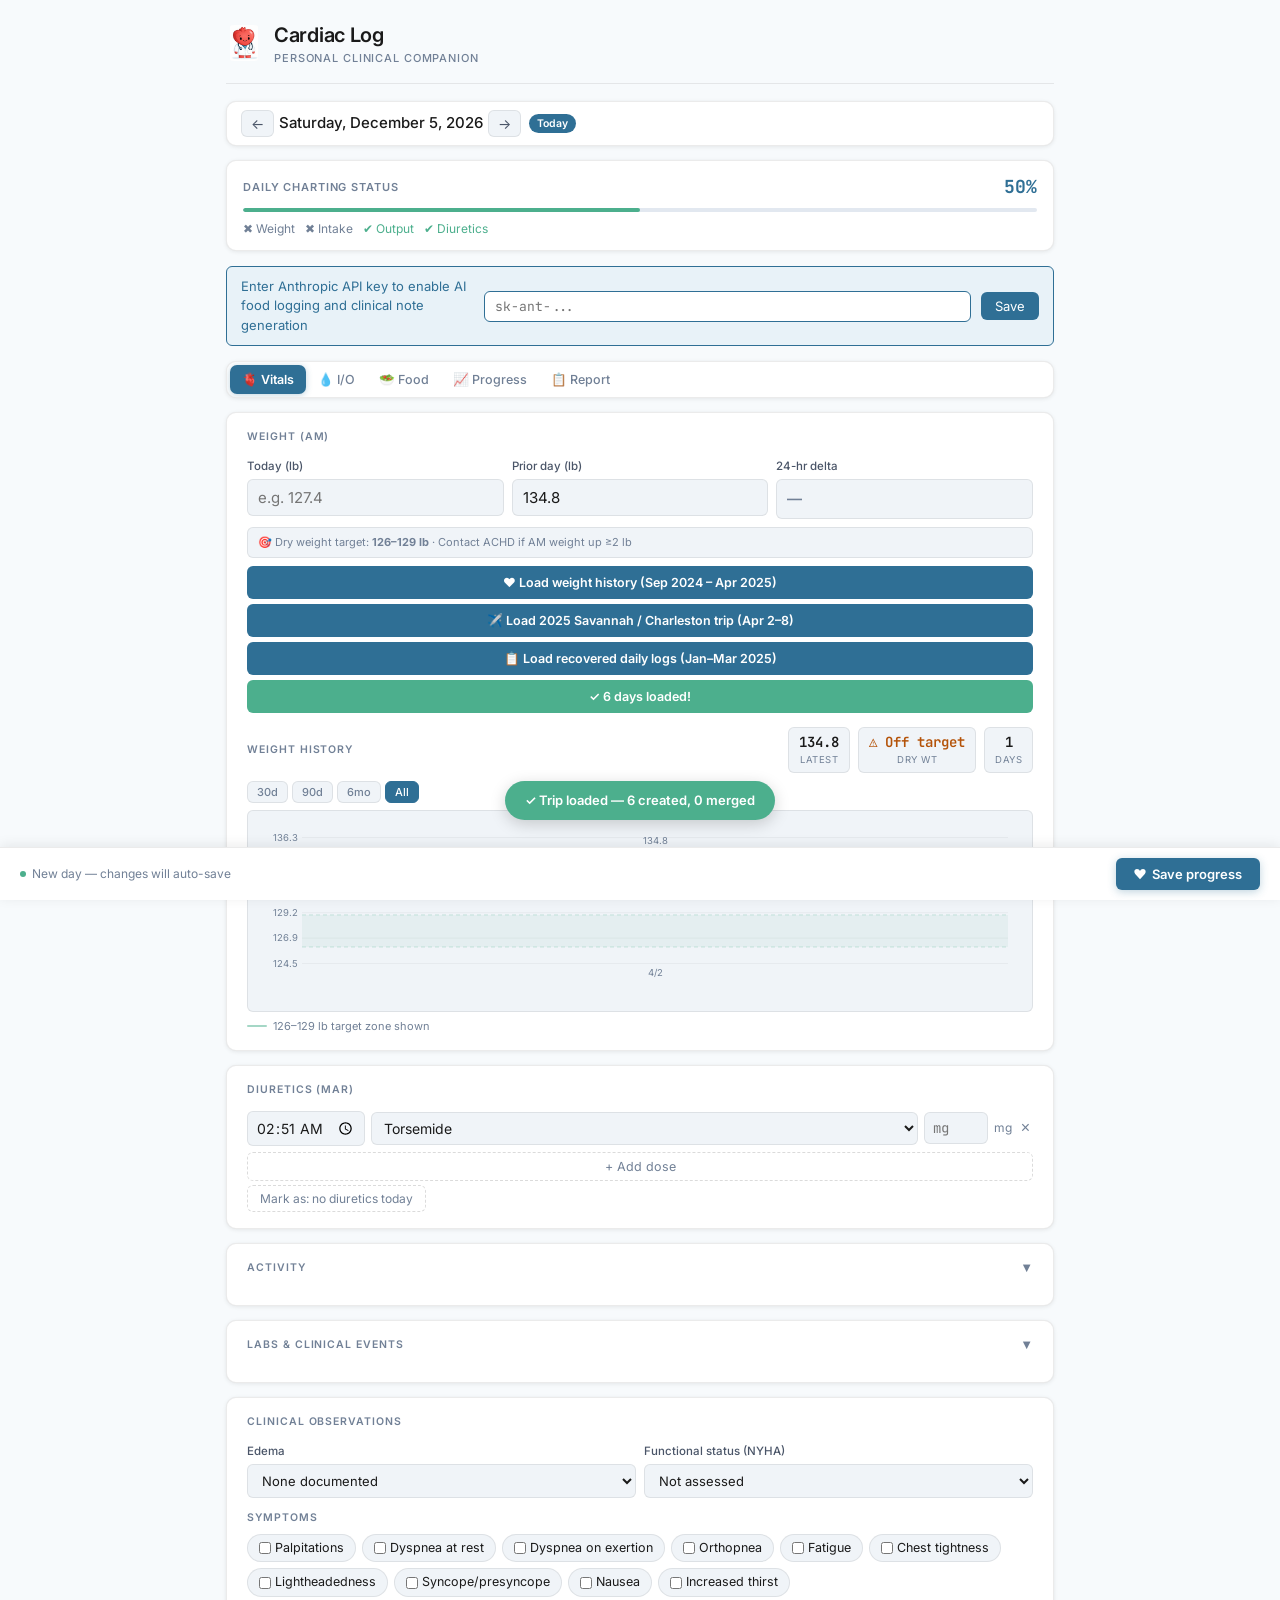
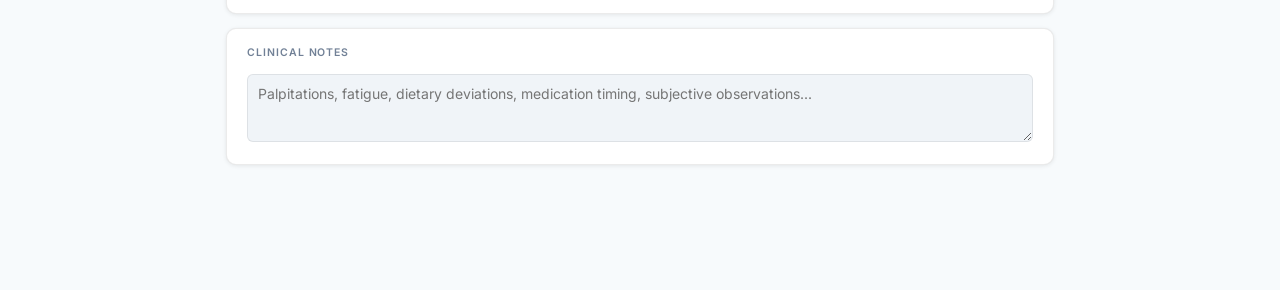
<file: index.html>
<!DOCTYPE html>
<html lang="en">
<head>
<meta charset="UTF-8">
<meta name="viewport" content="width=device-width, initial-scale=1.0, viewport-fit=cover">
<title>Cardiac Log</title>
<meta name="apple-mobile-web-app-capable" content="yes">
<meta name="apple-mobile-web-app-status-bar-style" content="default">
<meta name="apple-mobile-web-app-title" content="Heart Log">
<meta name="mobile-web-app-capable" content="yes">
<meta name="theme-color" content="#2f6f95">
<link rel="manifest" href="manifest.json">
<link rel="apple-touch-icon" href="apple-touch-icon.png">
<link rel="icon" href="icon-192.png" type="image/png">
<link href="https://fonts.googleapis.com/css2?family=Inter:wght@300;400;500;600&family=JetBrains+Mono:wght@400;500&display=swap" rel="stylesheet">
<link rel="stylesheet" href="style.css">
</head>
<body>

<!-- iOS install hint — shown only in Safari when not already installed as PWA -->
<div id="installHint" class="install-hint" style="display:none;">
  <img src="heart-mascot.png" class="install-hint-icon" alt="">
  <span>Tap <strong>Share →</strong> then <strong>Add to Home Screen</strong> · <strong>Export a backup</strong> before removing the app</span>
  <button onclick="document.getElementById('installHint').style.display='none'" class="install-hint-close">✕</button>
</div>

<div class="app">

  <!-- HEADER — uses real mascot PNG asset -->
  <div class="app-header">
    <div class="header-left">
      <img src="heart-mascot.png" class="mascot" alt="Cardiac Log mascot">
      <div>
        <div class="app-title">Cardiac Log</div>
        <div class="app-subtitle">Personal Clinical Companion</div>
      </div>
    </div>
    <div id="saveIndicator"></div>
  </div>

  <!-- DATE BAR -->
  <div class="date-bar">
    <div class="date-nav">
      <button class="date-nav-btn" onclick="shiftDate(-1)">←</button>
      <div class="date-input-wrap">
        <span class="date-label" id="dateLabelText"></span>
        <input type="date" id="datePicker" onchange="onDatePickerChange()">
      </div>
      <button class="date-nav-btn" onclick="shiftDate(1)">→</button>
    </div>
    <span id="todayBadge" class="today-badge">Today</span>
    <div class="spacer"></div>
    <button class="jump-today-btn" id="jumpTodayBtn" onclick="jumpToToday()" style="display:none;">↩ Today</button>
  </div>

  <!-- DAILY COMPLETION CARD -->
  <div class="completion-card" id="completionCard">
    <div class="cc-header">
      <span class="cc-title">Daily Charting Status</span>
      <span class="cc-pct" id="ccPct">0%</span>
    </div>
    <div class="cc-bar-track"><div class="cc-bar-fill" id="ccBarFill" style="width:0%"></div></div>
    <div class="cc-items" id="ccItems"></div>
  </div>

  <!-- API KEY BANNER -->
  <div id="apiBanner" class="api-banner">
    <span>Enter Anthropic API key to enable AI food logging and clinical note generation</span>
    <input type="password" id="apiKeyInput" placeholder="sk-ant-...">
    <button onclick="saveApiKey()">Save</button>
  </div>

  <!-- TABS -->
  <div class="tabs">
    <button class="tab-btn active" onclick="switchTab('vitals',this)">🫀 Vitals</button>
    <button class="tab-btn" onclick="switchTab('io',this)">💧 I/O</button>
    <button class="tab-btn" onclick="switchTab('nutrition',this)">🥗 Food</button>
    <button class="tab-btn" onclick="switchTab('progress',this)">📈 Progress</button>
    <button class="tab-btn" onclick="switchTab('report',this)">📋 Report</button>
  </div>

  <!-- ══════════ VITALS TAB ══════════ -->
  <div id="tab-vitals" class="tab-panel active">

    <!-- Weight (AM) -->
    <div class="section">
      <div class="section-title"><span class="section-title-left">Weight (AM)</span></div>
      <div class="weight-row">
        <div class="weight-field">
          <label>Today (lb)</label>
          <input type="number" id="weightAM" placeholder="e.g. 127.4" step="0.1" oninput="updateDelta();updateCompletion();autosave()">
        </div>
        <div class="weight-field">
          <label>Prior day (lb)</label>
          <input type="number" id="weightPrior" placeholder="e.g. 128.6" step="0.1" oninput="updateDelta();autosave()">
        </div>
        <div class="weight-field">
          <label>24-hr delta</label>
          <div class="delta-display" id="deltaDisplay">—</div>
        </div>
      </div>
      <div class="dry-weight-note">🎯 Dry weight target: <strong>126–129 lb</strong> · Contact ACHD if AM weight up ≥2 lb</div>

      <!-- Data import buttons -->
      <div class="import-btns">
        <button id="importHistoryBtn" onclick="runBuiltInImport()" class="import-btn">♥ Load weight history (Sep 2024 – Apr 2025)</button>
        <button id="importTripBtn" onclick="runTripImport()" class="import-btn">✈️ Load 2025 Savannah / Charleston trip (Apr 2–8)</button>
        <button id="importRecoveredBtn" onclick="runRecoveredImport()" class="import-btn">📋 Load recovered daily logs (Jan–Mar 2025)</button>
        <button id="importTrip2026Btn" onclick="runTrip2026Import()" class="import-btn">✈️ Load 2026 Southeast trip (Apr 2–7)</button>
      </div>

      <!-- Weight Chart -->
      <div class="trend-wrap">
        <div class="trend-header">
          <div class="trend-title">Weight History</div>
          <div class="trend-stats" id="trendStats"></div>
        </div>
        <div class="chart-range-btns">
          <button class="range-btn" onclick="setChartRange(30,this)">30d</button>
          <button class="range-btn" onclick="setChartRange(90,this)">90d</button>
          <button class="range-btn" onclick="setChartRange(180,this)">6mo</button>
          <button class="range-btn active" onclick="setChartRange(0,this)">All</button>
        </div>
        <div class="canvas-wrap">
          <canvas id="weightChart" height="180"></canvas>
          <div class="no-data-msg" id="noDataMsg">Log weight on a few days to see your trend.</div>
        </div>
        <div class="dry-target-note"><span></span> 126–129 lb target zone shown</div>
      </div>
    </div>

    <!-- Diuretics -->
    <div class="section">
      <div class="section-title"><span class="section-title-left">Diuretics (MAR)</span></div>
      <div class="diuretic-log" id="diureticLog"></div>
      <button class="add-btn" onclick="addDiuretic()">+ Add dose</button>
      <button class="none-diuretics-btn" id="noDiuBtn" onclick="toggleNoDiuretics()">Mark as: no diuretics today</button>
    </div>

    <!-- Activity (collapsed by default) -->
    <div class="section">
      <div class="section-title">
        <span class="section-title-left">Activity</span>
        <button class="collapse-btn" id="activityCollapseBtn" onclick="toggleCollapse('activityBody','activityCollapseBtn')">▼</button>
      </div>
      <div id="activityBody" style="display:none;">
        <div id="exerciseLog" style="display:flex;flex-direction:column;gap:6px;"></div>
        <button class="add-btn" onclick="addExercise()">+ Add activity</button>
      </div>
    </div>

    <!-- Labs & Clinical Events (collapsed by default) -->
    <div class="section">
      <div class="section-title">
        <span class="section-title-left">Labs &amp; Clinical Events</span>
        <button class="collapse-btn" id="labsCollapseBtn" onclick="toggleCollapse('labsBody','labsCollapseBtn')">▼</button>
      </div>
      <div id="labsBody" style="display:none;">
        <div class="labs-grid">
          <div class="lab-field"><label>K (mEq/L)</label><input type="number" id="labK" placeholder="4.2" step="0.1" oninput="checkLabFlags();autosave()"></div>
          <div class="lab-field"><label>Na (mEq/L)</label><input type="number" id="labNa" placeholder="138" step="1" oninput="checkLabFlags();autosave()"></div>
          <div class="lab-field"><label>Creatinine</label><input type="number" id="labCr" placeholder="1.1" step="0.01" oninput="checkLabFlags();autosave()"></div>
          <div class="lab-field"><label>BNP / NT-proBNP</label><input type="number" id="labBNP" placeholder="380" step="1" oninput="autosave()"></div>
          <div class="lab-field"><label>TSH (mIU/L)</label><input type="number" id="labTSH" placeholder="2.4" step="0.01" oninput="autosave()"></div>
          <div class="lab-field"><label>Free T4</label><input type="number" id="labFT4" placeholder="1.2" step="0.01" oninput="autosave()"></div>
        </div>
        <div class="lab-events-field">
          <textarea id="labEvents" placeholder="Clinical events, procedures, test results — e.g. 'Stress test: 8 min Bruce, no ischemic changes'" oninput="autosave()"></textarea>
        </div>
      </div>
    </div>

    <!-- Clinical Observations -->
    <div class="section">
      <div class="section-title"><span class="section-title-left">Clinical Observations</span></div>
      <div class="obs-grid" style="margin-bottom:12px;">
        <div class="obs-field">
          <label>Edema</label>
          <select id="edema" onchange="autosave()">
            <option value="">None documented</option>
            <option>None</option>
            <option>Trace — bilateral ankles</option>
            <option>1+ — bilateral ankles</option>
            <option>2+ — ankles and lower legs</option>
            <option>3+ — to knees</option>
            <option>4+ — to thighs</option>
            <option>Sacral edema</option>
          </select>
        </div>
        <div class="obs-field">
          <label>Functional status (NYHA)</label>
          <select id="funcStatus" onchange="autosave()">
            <option value="">Not assessed</option>
            <option>NYHA I — no symptoms with ordinary activity</option>
            <option>NYHA II — slight limitation, comfortable at rest</option>
            <option>NYHA III — marked limitation, comfortable at rest</option>
            <option>NYHA IV — symptoms at rest</option>
          </select>
        </div>
      </div>
      <div style="font-size:10.5px;font-weight:600;letter-spacing:0.09em;text-transform:uppercase;color:var(--text3);margin-bottom:7px;">Symptoms</div>
      <div class="symptom-checks" id="symptomChecks"></div>
    </div>

    <!-- Clinical Notes -->
    <div class="section">
      <div class="section-title"><span class="section-title-left">Clinical Notes</span></div>
      <div class="notes-field">
        <textarea id="notesField" placeholder="Palpitations, fatigue, dietary deviations, medication timing, subjective observations..." oninput="autosave()"></textarea>
      </div>
    </div>

  </div><!-- /tab-vitals -->

  <!-- ══════════ I/O TAB ══════════ -->
  <div id="tab-io" class="tab-panel">
    <div class="section">
      <div class="section-title"><span class="section-title-left">Intake (Fluid)</span></div>
      <div id="fluidList"></div>
      <button class="add-btn" onclick="addFluid()">+ Add fluid</button>
      <div class="intake-total" id="intakeTotal" style="display:none;"></div>
    </div>
    <div class="section">
      <div class="section-title"><span class="section-title-left">Output (Urine)</span></div>
      <div class="output-log" id="outputLog"></div>
      <button class="add-btn" onclick="addOutput()">+ Add void</button>
      <div class="bm-row">
        <span class="bm-label">BM</span>
        <div id="bmList" style="display:flex;gap:5px;flex-wrap:wrap;align-items:center;"></div>
        <button class="add-btn" style="width:auto;margin-top:0;" onclick="addBM()">+ Add BM</button>
      </div>
    </div>
    <div class="section">
      <div class="section-title"><span class="section-title-left">24-hr Fluid Balance</span></div>
      <div class="balance-row">
        <div class="balance-card"><div class="bc-lbl">Intake</div><div class="bc-val" id="balIn">—</div></div>
        <div class="balance-card"><div class="bc-lbl">Output</div><div class="bc-val" id="balOut">—</div></div>
        <div class="balance-card"><div class="bc-lbl">Net</div><div class="bc-val" id="balNet">—</div></div>
      </div>
    </div>
  </div><!-- /tab-io -->

  <!-- ══════════ FOOD TAB ══════════ -->
  <div id="tab-nutrition" class="tab-panel">
    <!-- Saved Favorites -->
    <div class="section">
      <div class="section-title"><span class="section-title-left">Saved Favorites</span></div>
      <button class="fav-toggle-btn" onclick="toggleFavPanel(this)">⭐ Browse saved foods</button>
      <div id="favPanel" style="display:none;">
        <div class="fav-panel">
          <input class="fav-search" id="favSearch" placeholder="Search favorites..." oninput="renderFavList()">
          <div class="fav-list" id="favList"></div>
        </div>
        <div style="font-size:11px;color:var(--text3);padding:0 2px;">Tap any saved food to add it to the current meal.</div>
      </div>
    </div>

    <!-- Meals -->
    <div class="section">
      <div class="section-title"><span class="section-title-left">Meals</span></div>
      <div id="mealSections"></div>
      <button class="add-btn" onclick="addMealSection()">+ Add meal</button>
    </div>

    <!-- Daily Totals -->
    <div class="section">
      <div class="section-title"><span class="section-title-left">Daily Totals</span></div>
      <div id="drinkNutritionSection" style="display:none;margin-bottom:10px;">
        <div style="font-size:10.5px;font-weight:600;letter-spacing:0.09em;text-transform:uppercase;color:var(--text3);margin-bottom:5px;">
          Drinks from Fluid Intake <span class="drink-included-badge">· auto-included</span>
        </div>
        <div class="drink-nutrition-list" id="drinkNutritionList"></div>
      </div>
      <div class="nut-summary-main">
        <div class="ns-card"><span class="ns-val" id="totKcal">0</span><span class="ns-lbl">kcal</span></div>
        <div class="ns-card sodium" id="sodCard">
          <span class="ns-val" id="totSod">0 mg</span><span class="ns-lbl">sodium</span>
          <div class="sodium-bar-wrap">
            <div class="sodium-bar-label"><span>0</span><span>1,500 mg target</span></div>
            <div class="sodium-bar-track"><div class="sodium-bar-fill" id="sodiumBar" style="width:0%"></div></div>
          </div>
        </div>
      </div>
      <button class="macros-detail-toggle" onclick="toggleMacroDetail(this)">show carbs / protein / fat</button>
      <div id="macroDetailRow" class="macro-detail-row" style="display:none;">
        <div class="macro-mini"><div class="mv" id="totCarb">0g</div><div class="ml2">carbs</div></div>
        <div class="macro-mini"><div class="mv" id="totProt">0g</div><div class="ml2">protein</div></div>
        <div class="macro-mini"><div class="mv" id="totFat">0g</div><div class="ml2">fat</div></div>
      </div>
    </div>
  </div><!-- /tab-nutrition -->

  <!-- ══════════ PROGRESS TAB ══════════ -->
  <div id="tab-progress" class="tab-panel">

    <!-- Dry weight gap -->
    <div class="progress-hero">
      <div class="dw-gap-label">Distance from Dry Weight</div>
      <div class="dw-gap-main">
        <div class="dw-gap-number" id="dwGapNumber">—</div>
        <div class="dw-gap-sub" id="dwGapSub">Enter today's weight to see</div>
      </div>
      <div class="dw-bar-track" id="dwBarTrack">
        <div class="dw-bar-fill" id="dwBarFill" style="width:0%;background:var(--accent);"></div>
        <div class="dw-target-zone" id="dwTargetZone"></div>
      </div>
    </div>

    <!-- Clinical Assessment Note -->
    <div class="clinical-note-card">
      <div class="section-title">
        <span class="section-title-left">Clinical Assessment — <span id="noteDate"></span></span>
        <button class="regen-btn" onclick="generateClinicalNote()">Regenerate</button>
      </div>
      <div id="clinicalNote" class="clinical-note-output">Tap Regenerate to generate today's clinical assessment note.</div>
    </div>

    <!-- Tomorrow prediction -->
    <div class="prediction-card">
      <div class="section-title"><span class="section-title-left">Tomorrow's Outlook</span></div>
      <div class="pred-row">
        <div class="pred-cell"><div class="pc-val" id="predWeight">—</div><div class="pc-lbl">Predicted AM weight</div></div>
        <div class="pred-cell"><div class="pc-val" id="predTrend">—</div><div class="pc-lbl">7-day trend</div></div>
      </div>
      <div class="pred-rationale" id="predRationale">Log weight and I/O data to generate a prediction.</div>
    </div>

    <!-- Sodium scorecard -->
    <div class="sodium-scorecard">
      <div class="section-title"><span class="section-title-left">Sodium Scorecard — Last 14 Days</span></div>
      <div class="sod-days" id="sodDays"></div>
      <div class="sod-legend">
        <span><span class="dot" style="background:var(--accent)"></span> &lt;1,500mg</span>
        <span><span class="dot" style="background:var(--amber-mid)"></span> 1,500–2,000mg</span>
        <span><span class="dot" style="background:var(--alert)"></span> &gt;2,000mg</span>
      </div>
    </div>

  </div><!-- /tab-progress -->

  <!-- ══════════ REPORT TAB ══════════ -->
  <div id="tab-report" class="tab-panel">

    <!-- Today's report -->
    <div class="section">
      <div class="section-title"><span class="section-title-left">Clinical Summary Report</span></div>
      <button class="generate-btn" id="generateReportBtn" onclick="generateReport()">
        <svg width="14" height="13" viewBox="0 0 100 90" fill="white"><path d="M50 85 L10 40 C-5 22 5 0 25 0 C37 0 46 8 50 16 C54 8 63 0 75 0 C95 0 105 22 90 40 Z"/></svg>
        Generate Today's Report
      </button>
      <div id="reportBlockedMsg" style="display:none;" class="report-blocked-msg"></div>
      <div id="reportArea" style="display:none;">
        <div class="report-output" id="reportText"></div>
        <div class="report-actions">
          <button class="report-action-btn" id="copyBtn" onclick="copyReport()">📋 Copy</button>
          <button class="report-action-btn" onclick="printReport()">🖨️ Print / PDF</button>
          <button class="report-action-btn" onclick="shareReport()">📤 Share</button>
        </div>
      </div>
    </div>

    <!-- 7-day summary -->
    <div class="section">
      <div class="section-title"><span class="section-title-left">Weekly Summary (Last 7 Days)</span></div>
      <button class="add-btn" style="margin-top:0;" onclick="generate7DaySummary()">📊 Generate 7-day trend summary</button>
      <div id="summaryArea" style="display:none;margin-top:9px;">
        <div class="report-output" id="summaryText"></div>
        <div class="report-actions">
          <button class="report-action-btn" id="copySummaryBtn" onclick="copySummary()">📋 Copy</button>
          <button class="report-action-btn" onclick="shareSummary()">📤 Share</button>
        </div>
      </div>
    </div>

    <!-- Lab import -->
    <div class="section">
      <div class="section-title">
        <span class="section-title-left">Lab Import</span>
        <button class="collapse-btn" id="labImportCollapseBtn" onclick="toggleCollapse('labImportBody','labImportCollapseBtn')">▼</button>
      </div>
      <div id="labImportBody" style="display:none;">
        <div style="font-size:12.5px;color:var(--text2);margin-bottom:9px;line-height:1.6;">Paste lab results from MyChart or type values manually. The app will extract recognized values — review before saving.</div>
        <textarea id="labPasteInput" class="lab-paste-input" placeholder="Paste lab text here — e.g.:&#10;Sodium: 138 mEq/L&#10;Potassium: 3.8 mEq/L&#10;Creatinine: 1.0 mg/dL&#10;TSH: 2.4 mIU/L"></textarea>
        <div style="display:flex;gap:7px;margin-top:6px;">
          <button class="ai-lookup-btn" onclick="parseLabText()">🔬 Parse labs</button>
          <label class="aife-photo-btn" for="labImageUpload" title="Upload lab screenshot">📷 Upload screenshot</label>
          <input type="file" accept="image/*,.pdf" id="labImageUpload" style="display:none;" onchange="handleLabUpload(this)">
        </div>
        <div id="labParseResult" style="display:none;margin-top:10px;"></div>
      </div>
    </div>

    <!-- Data Backup & Restore -->
    <div class="section" style="border-color:var(--primary);background:var(--primary-light);">
      <div class="section-title" style="color:var(--primary);">
        <span class="section-title-left">💾 Data Backup &amp; Restore</span>
      </div>
      <p style="font-size:12.5px;color:var(--text2);margin-bottom:12px;line-height:1.6;">
        Export all your logged data to a JSON file and save it to iCloud Drive or Files. 
        If you ever lose data, import the file to restore everything instantly.
        <strong style="color:var(--alert);"> Back up before deleting the app from your home screen.</strong>
      </p>
      <div style="display:flex;flex-direction:column;gap:8px;">
        <button onclick="exportBackup()" style="background:var(--primary);color:white;border:none;border-radius:var(--radius-sm);padding:12px 16px;font-size:14px;font-weight:600;font-family:'Inter',sans-serif;cursor:pointer;display:flex;align-items:center;justify-content:center;gap:8px;width:100%;">
          📥 Export backup (.json)
        </button>
        <label style="background:var(--surface);color:var(--primary);border:1.5px solid var(--primary);border-radius:var(--radius-sm);padding:11px 16px;font-size:14px;font-weight:600;font-family:'Inter',sans-serif;cursor:pointer;display:flex;align-items:center;justify-content:center;gap:8px;width:100%;box-sizing:border-box;">
          📤 Restore from backup
          <input type="file" accept=".json" style="display:none;" onchange="importBackup(this)">
        </label>
      </div>
    </div>

  </div><!-- /tab-report -->

</div><!-- /app -->

<!-- STICKY SAVE BAR -->
<div class="save-bar">
  <div class="save-status" id="saveStatus">
    <div class="dot"></div>
    <span class="status-text" id="saveStatusText">Not yet saved</span>
  </div>
  <button class="save-now-btn" id="saveNowBtn" onclick="manualSave()">
    <svg width="12" height="11" viewBox="0 0 100 90" fill="white"><path d="M50 85 L10 40 C-5 22 5 0 25 0 C37 0 46 8 50 16 C54 8 63 0 75 0 C95 0 105 22 90 40 Z"/></svg>
    Save progress
  </button>
</div>

<script src="script.js"></script>
</body>
</html>
</file>
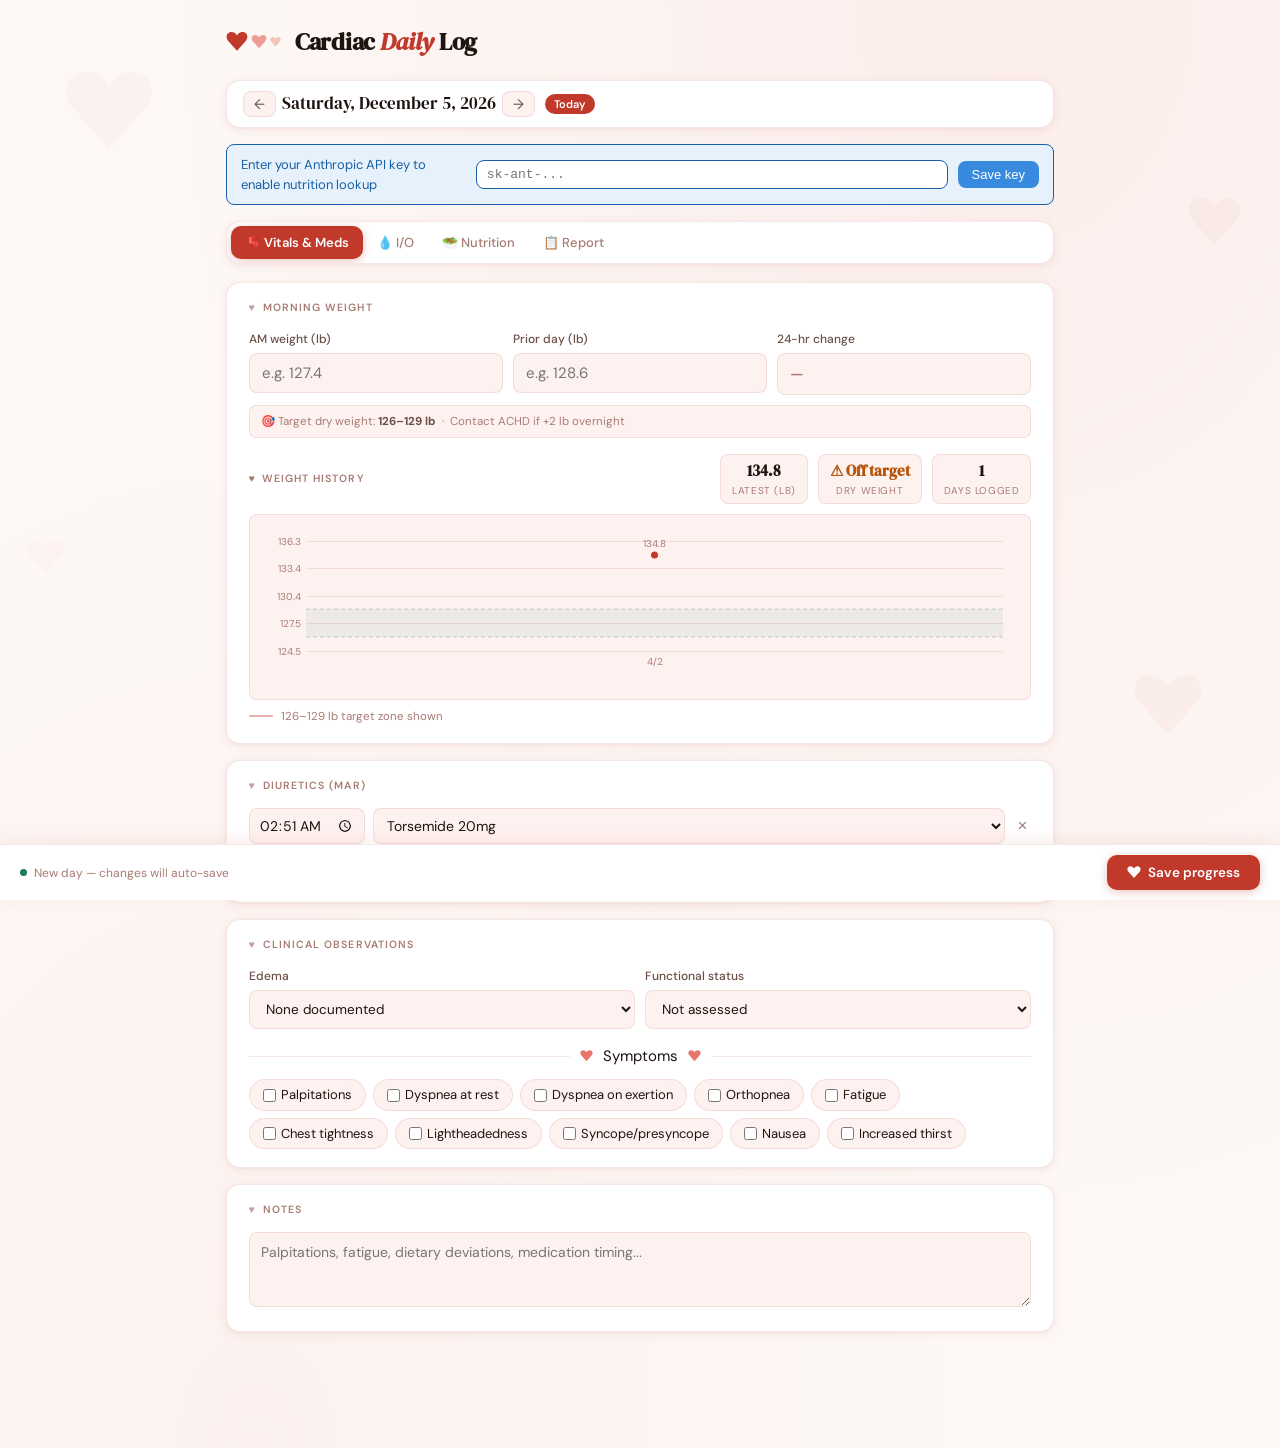
<file: cardiac_daily_log_v5 (1).html>
<!DOCTYPE html>
<html lang="en">
<head>
<meta charset="UTF-8">
<meta name="viewport" content="width=device-width, initial-scale=1.0, viewport-fit=cover">
<title>Cardiac Log</title>

<!-- PWA / Add to Home Screen -->
<meta name="apple-mobile-web-app-capable" content="yes">
<meta name="apple-mobile-web-app-status-bar-style" content="default">
<meta name="apple-mobile-web-app-title" content="Cardiac Log">
<meta name="mobile-web-app-capable" content="yes">
<meta name="theme-color" content="#c0392b">

<!-- Inline SVG heart favicon as data URI -->
<link rel="icon" type="image/svg+xml" href="data:image/svg+xml,%3Csvg xmlns='http://www.w3.org/2000/svg' viewBox='0 0 100 90'%3E%3Cpath d='M50 85 L10 40 C-5 22 5 0 25 0 C37 0 46 8 50 16 C54 8 63 0 75 0 C95 0 105 22 90 40 Z' fill='%23c0392b'/%3E%3C/svg%3E">

<!-- Apple touch icon: red heart on white -->
<link rel="apple-touch-icon" href="[data-uri]">

<link href="https://fonts.googleapis.com/css2?family=DM+Serif+Display:ital@0;1&family=DM+Sans:wght@300;400;500;600&display=swap" rel="stylesheet">
<style>
  :root {
    --bg: #fdf8f6; --surface: #ffffff; --surface2: #fef2f0; --surface3: #fde8e5;
    --border: rgba(180,60,40,0.12); --border-strong: rgba(180,60,40,0.25);
    --text: #1e1410; --text2: #6b4f47; --text3: #a87b73;
    --red: #c0392b; --red-mid: #e04f3e; --red-light: #fde8e5; --red-bg: #fff0ee;
    --rose: #e8756a; --teal: #1a7a62; --teal-bg: #e0f4ed; --teal-mid: #27a882;
    --amber: #b45309; --amber-bg: #fef3c7; --amber-mid: #d97706;
    --blue: #185fa5; --blue-bg: #e6f1fb; --blue-mid: #378add;
    --radius: 14px; --radius-sm: 8px;
    --shadow: 0 2px 12px rgba(180,60,40,0.08), 0 1px 3px rgba(180,60,40,0.05);
  }
  @media (prefers-color-scheme: dark) {
    :root {
      --bg: #1a1210; --surface: #231816; --surface2: #2c1f1c; --surface3: #371f1b;
      --border: rgba(240,120,100,0.14); --border-strong: rgba(240,120,100,0.28);
      --text: #f5ede9; --text2: #d4a49c; --text3: #9e7068;
      --red: #f08070; --red-mid: #e06050; --red-light: #3a1f1c; --red-bg: #2e1614;
      --rose: #e0706a; --teal: #5dcaa5; --teal-bg: #04342c; --teal-mid: #27a882;
      --amber: #ef9f27; --amber-bg: #412402; --amber-mid: #d97706;
      --blue: #85b7eb; --blue-bg: #042c53; --blue-mid: #378add;
      --shadow: 0 2px 12px rgba(0,0,0,0.3);
    }
  }
  * { box-sizing: border-box; margin: 0; padding: 0; }
  body { background: var(--bg); color: var(--text); font-family: 'DM Sans', -apple-system, sans-serif; font-size: 15px; line-height: 1.5;
    background-image: radial-gradient(ellipse at 80% 0%, rgba(224,79,62,0.06) 0%, transparent 60%), radial-gradient(ellipse at 20% 100%, rgba(224,79,62,0.04) 0%, transparent 50%); min-height: 100vh; }
  .app { max-width: 860px; margin: 0 auto; padding: 1.5rem 1rem 100px; position: relative; z-index: 1; }

  /* ── HEADER ── */
  .app-header { display: flex; align-items: center; justify-content: space-between; margin-bottom: 1.25rem; flex-wrap: wrap; gap: 12px; }
  .header-left { display: flex; align-items: center; gap: 14px; }
  .header-hearts { display: flex; gap: 3px; align-items: center; }
  .header-hearts svg { animation: heartbeat 2.4s ease-in-out infinite; }
  .header-hearts svg:nth-child(2) { animation-delay: 0.3s; }
  .header-hearts svg:nth-child(3) { animation-delay: 0.6s; }
  @keyframes heartbeat { 0%,100%{transform:scale(1);} 14%{transform:scale(1.18);} 28%{transform:scale(1);} 42%{transform:scale(1.1);} 56%{transform:scale(1);} }
  .app-title { font-family: 'DM Serif Display', Georgia, serif; font-size: 24px; letter-spacing: -0.3px; }
  .app-title em { font-style: italic; color: var(--red); }

  /* ── DATE BAR ── */
  .date-bar {
    display: flex; align-items: center; gap: 10px;
    background: var(--surface); border: 0.5px solid var(--border);
    border-radius: var(--radius); padding: 10px 16px;
    margin-bottom: 1rem; box-shadow: var(--shadow);
    flex-wrap: wrap;
  }
  .date-bar .date-nav { display: flex; align-items: center; gap: 6px; }
  .date-nav-btn { background: var(--surface2); border: 0.5px solid var(--border); border-radius: 8px; color: var(--text2); padding: 5px 10px; font-size: 14px; cursor: pointer; line-height: 1; transition: all 0.15s; font-family: 'DM Sans', sans-serif; }
  .date-nav-btn:hover { background: var(--surface3); color: var(--red); }
  .date-label { font-family: 'DM Serif Display', serif; font-size: 17px; color: var(--text); min-width: 200px; text-align: center; cursor: pointer; }
  .date-label:hover { color: var(--red); }
  .date-input-wrap { position: relative; }
  .date-input-wrap input[type="date"] { position: absolute; opacity: 0; top: 0; left: 0; width: 100%; height: 100%; cursor: pointer; }
  .today-badge { font-size: 11px; background: var(--red); color: white; border-radius: 10px; padding: 2px 9px; font-weight: 600; white-space: nowrap; }
  .past-badge { font-size: 11px; background: var(--surface2); color: var(--text3); border: 0.5px solid var(--border); border-radius: 10px; padding: 2px 9px; white-space: nowrap; }
  .date-bar .spacer { flex: 1; }
  .jump-today-btn { background: none; border: 0.5px solid var(--border-strong); border-radius: 8px; color: var(--text3); padding: 5px 11px; font-size: 12px; cursor: pointer; font-family: 'DM Sans', sans-serif; transition: all 0.15s; white-space: nowrap; }
  .jump-today-btn:hover { color: var(--red); border-color: var(--rose); }

  /* ── SECTIONS ── */
  .section { background: var(--surface); border: 0.5px solid var(--border); border-radius: var(--radius); padding: 1.1rem 1.35rem; margin-bottom: 1rem; box-shadow: var(--shadow); }
  .section-title { font-size: 10.5px; font-weight: 600; letter-spacing: 0.1em; text-transform: uppercase; color: var(--text3); margin-bottom: 0.85rem; display: flex; align-items: center; gap: 7px; }
  .section-title .sh { opacity: 0.7; }

  /* ── TABS ── */
  .tabs { display: flex; background: var(--surface); border: 0.5px solid var(--border); border-radius: var(--radius); padding: 4px; margin-bottom: 1.1rem; box-shadow: var(--shadow); overflow-x: auto; gap: 0; }
  .tab-btn { background: none; border: none; border-radius: 10px; padding: 8px 14px; font-size: 13px; font-family: 'DM Sans', sans-serif; font-weight: 500; color: var(--text3); cursor: pointer; white-space: nowrap; transition: all 0.18s; }
  .tab-btn:hover { color: var(--text2); background: var(--surface2); }
  .tab-btn.active { color: white; background: var(--red); font-weight: 600; box-shadow: 0 2px 8px rgba(192,57,43,0.3); }
  .tab-panel { display: none; }
  .tab-panel.active { display: block; animation: fadeUp 0.22s ease; }
  @keyframes fadeUp { from{opacity:0;transform:translateY(6px);}to{opacity:1;transform:translateY(0);} }

  /* ── API BANNER ── */
  .api-banner { background: var(--blue-bg); border: 0.5px solid var(--blue); border-radius: var(--radius-sm); padding: 10px 14px; margin-bottom: 1rem; display: flex; align-items: center; gap: 10px; flex-wrap: wrap; }
  .api-banner span { font-size: 13px; color: var(--blue); flex: 1; min-width: 160px; }
  .api-banner input { flex: 2; min-width: 200px; background: var(--surface); border: 0.5px solid var(--blue); border-radius: var(--radius-sm); padding: 6px 10px; font-size: 13px; color: var(--text); outline: none; font-family: monospace; }
  .api-banner button { background: var(--blue-mid); color: white; border: none; border-radius: var(--radius-sm); padding: 6px 14px; font-size: 13px; cursor: pointer; }
  .api-banner.set { background: var(--teal-bg); border-color: var(--teal); }
  .api-banner.set span { color: var(--teal); }

  /* ── WEIGHT ── */
  .weight-row { display: grid; grid-template-columns: 1fr 1fr 1fr; gap: 10px; }
  .weight-field label { display: block; font-size: 12px; color: var(--text2); margin-bottom: 5px; font-weight: 500; }
  .weight-field input { width: 100%; background: var(--surface2); border: 0.5px solid var(--border); border-radius: var(--radius-sm); padding: 9px 12px; font-size: 15px; color: var(--text); outline: none; font-family: 'DM Sans', sans-serif; transition: border-color 0.15s; }
  .weight-field input:focus { border-color: var(--rose); }
  .delta-display { background: var(--surface2); border: 0.5px solid var(--border); border-radius: var(--radius-sm); padding: 9px 12px; font-size: 15px; font-weight: 600; color: var(--text3); }
  .delta-neg { color: var(--teal) !important; }
  .delta-pos { color: var(--red) !important; }

  /* ── TREND GRAPH ── */
  .trend-wrap { margin-top: 1rem; }
  .trend-header { display: flex; align-items: center; justify-content: space-between; margin-bottom: 10px; flex-wrap: wrap; gap: 8px; }
  .trend-title { font-size: 10.5px; font-weight: 600; letter-spacing: 0.1em; text-transform: uppercase; color: var(--text3); display: flex; align-items: center; gap: 6px; }
  .trend-stats { display: flex; gap: 10px; flex-wrap: wrap; }
  .trend-stat { background: var(--surface2); border: 0.5px solid var(--border); border-radius: 8px; padding: 5px 11px; text-align: center; }
  .trend-stat .ts-val { font-size: 15px; font-weight: 600; color: var(--text); font-family: 'DM Serif Display', serif; }
  .trend-stat .ts-lbl { font-size: 10px; color: var(--text3); text-transform: uppercase; letter-spacing: 0.06em; }
  .canvas-wrap { background: var(--surface2); border: 0.5px solid var(--border); border-radius: var(--radius-sm); padding: 12px; overflow: hidden; position: relative; }
  canvas#weightChart { width: 100%; display: block; }
  .no-data-msg { text-align: center; padding: 40px 20px; color: var(--text3); font-size: 13px; }
  .dry-target-note { display: flex; align-items: center; gap: 8px; margin-top: 8px; font-size: 11.5px; color: var(--text3); }
  .dry-target-note span { width: 24px; height: 2px; background: var(--red); opacity: 0.4; display: inline-block; border-radius: 1px; }

  /* ── HEART DIVIDER ── */
  .heart-divider { display: flex; align-items: center; gap: 10px; margin: 1rem 0 0.75rem; }
  .heart-divider::before,.heart-divider::after { content:''; flex:1; height:0.5px; background:var(--border); }

  /* ── OBS ── */
  .obs-grid { display: grid; grid-template-columns: 1fr 1fr; gap: 10px; }
  .obs-field label { display: block; font-size: 12px; color: var(--text2); margin-bottom: 5px; font-weight: 500; }
  .obs-field select { width: 100%; background: var(--surface2); border: 0.5px solid var(--border); border-radius: var(--radius-sm); padding: 9px 12px; font-size: 13.5px; color: var(--text); outline: none; font-family: 'DM Sans', sans-serif; }
  .symptom-checks { display: flex; flex-wrap: wrap; gap: 7px; margin-top: 4px; }
  .sym-chip { display: flex; align-items: center; gap: 5px; background: var(--surface2); border: 0.5px solid var(--border); border-radius: 20px; padding: 5px 13px; font-size: 13px; cursor: pointer; user-select: none; transition: all 0.15s; }
  .sym-chip:hover { border-color: var(--rose); }
  .sym-chip input[type=checkbox] { accent-color: var(--red); width: 13px; height: 13px; }
  .sym-chip.checked { background: var(--red-bg); border-color: var(--red); color: var(--red); font-weight: 500; }

  /* ── DIURETICS ── */
  .diuretic-log { display: flex; flex-direction: column; gap: 7px; }
  .diuretic-entry { display: flex; gap: 8px; align-items: center; }
  .diuretic-entry input[type="time"],.diuretic-entry select { background: var(--surface2); border: 0.5px solid var(--border); border-radius: var(--radius-sm); padding: 7px 9px; font-size: 14px; color: var(--text); outline: none; font-family: 'DM Sans', sans-serif; }
  .diuretic-entry select { flex: 1; }

  .add-btn { background: none; border: 0.5px dashed var(--border-strong); border-radius: var(--radius-sm); color: var(--text3); padding: 7px 14px; font-size: 13px; font-family: 'DM Sans', sans-serif; cursor: pointer; margin-top: 7px; width: 100%; transition: all 0.15s; }
  .add-btn:hover { background: var(--surface2); color: var(--red); border-color: var(--rose); }
  .remove-btn { background: none; border: none; color: var(--text3); font-size: 17px; cursor: pointer; padding: 0 4px; line-height: 1; flex-shrink: 0; transition: color 0.12s; }
  .remove-btn:hover { color: var(--red); }

  /* ── FLUID ── */
  .fluid-entry { display: flex; gap: 6px; align-items: center; padding: 9px 11px; background: var(--surface2); border: 0.5px solid var(--border); border-radius: var(--radius-sm); margin-bottom: 7px; flex-wrap: wrap; }
  .fluid-entry .fl-row1 { display: flex; gap: 6px; align-items: center; flex: 1; min-width: 200px; }
  .fluid-entry input[type="number"] { width: 64px; background: var(--surface); border: 0.5px solid var(--border); border-radius: var(--radius-sm); padding: 6px 8px; font-size: 14px; color: var(--text); outline: none; font-family: 'DM Sans', sans-serif; }
  .fluid-entry .fl-name { flex: 1; background: var(--surface); border: 0.5px solid var(--border); border-radius: var(--radius-sm); padding: 6px 9px; font-size: 14px; color: var(--text); outline: none; font-family: 'DM Sans', sans-serif; }
  .fluid-entry .fl-badge { font-size: 11px; color: var(--text3); background: var(--surface); border: 0.5px solid var(--border); border-radius: 5px; padding: 2px 7px; white-space: nowrap; }
  .fluid-entry .fl-badge.has-data { color: var(--teal); border-color: var(--teal); background: var(--teal-bg); }
  .intake-total { display: flex; justify-content: flex-end; margin-top: 5px; }
  .intake-total span { font-size: 13px; color: var(--text2); background: var(--surface2); padding: 4px 12px; border-radius: 20px; border: 0.5px solid var(--border); }
  .intake-total strong { color: var(--text); }

  /* ── OUTPUT ── */
  .output-log { display: flex; flex-direction: column; gap: 7px; }
  .output-entry { display: flex; gap: 8px; align-items: center; background: var(--surface2); border: 0.5px solid var(--border); border-radius: var(--radius-sm); padding: 7px 10px; }
  .output-entry input[type="time"] { background: transparent; border: none; font-size: 14px; color: var(--text); outline: none; font-family: 'DM Sans', sans-serif; width: 90px; }
  .output-entry .vol-select { flex: 1; background: var(--surface); border: 0.5px solid var(--border); border-radius: var(--radius-sm); padding: 6px 9px; font-size: 13.5px; color: var(--text); outline: none; font-family: 'DM Sans', sans-serif; cursor: pointer; }
  .output-entry .ml-badge { font-size: 11.5px; color: var(--teal); background: var(--teal-bg); border: 0.5px solid var(--teal); border-radius: 5px; padding: 2px 8px; white-space: nowrap; min-width: 58px; text-align: center; }
  .bm-row { display: flex; align-items: center; gap: 10px; margin-top: 12px; flex-wrap: wrap; }
  .bm-label { font-size: 12px; font-weight: 600; letter-spacing: 0.07em; text-transform: uppercase; color: var(--text3); }

  /* ── BALANCE ── */
  .balance-row { display: grid; grid-template-columns: 1fr 1fr 1fr; gap: 10px; margin-top: 0.5rem; }
  .balance-card { background: var(--surface2); border: 0.5px solid var(--border); border-radius: var(--radius-sm); padding: 12px 14px; text-align: center; }
  .bc-lbl { font-size: 10.5px; color: var(--text3); text-transform: uppercase; letter-spacing: 0.07em; }
  .bc-val { font-size: 21px; font-weight: 600; margin-top: 3px; color: var(--text); font-family: 'DM Serif Display', serif; }
  .bc-positive { color: var(--amber) !important; }
  .bc-negative { color: var(--teal) !important; }

  /* ── FOOD ── */
  .meal-section { margin-bottom: 0.85rem; }
  .meal-header { display: flex; align-items: center; justify-content: space-between; margin-bottom: 7px; }
  .meal-header input { font-size: 12px; font-weight: 600; color: var(--text2); letter-spacing: 0.06em; text-transform: uppercase; background: none; border: none; outline: none; width: 130px; font-family: 'DM Sans', sans-serif; }
  .meal-divider { border: none; border-top: 0.5px dashed var(--border); margin: 12px 0; }
  .food-entry { background: var(--surface2); border-radius: var(--radius-sm); padding: 11px; margin-bottom: 7px; border: 0.5px solid var(--border); transition: border-color 0.15s; }
  .food-entry:focus-within { border-color: var(--rose); }
  .food-top-row { display: flex; gap: 7px; align-items: center; margin-bottom: 9px; }
  .food-top-row input.food-name { flex: 1; background: var(--surface); border: 0.5px solid var(--border); border-radius: var(--radius-sm); padding: 7px 10px; font-size: 14px; color: var(--text); outline: none; font-family: 'DM Sans', sans-serif; }
  .food-top-row input.food-name:focus { border-color: var(--rose); }
  .lookup-btn { display: flex; align-items: center; gap: 5px; background: var(--blue-bg); border: 0.5px solid var(--blue); border-radius: var(--radius-sm); color: var(--blue); padding: 6px 11px; font-size: 12px; cursor: pointer; white-space: nowrap; flex-shrink: 0; font-family: 'DM Sans', sans-serif; transition: all 0.15s; }
  .lookup-btn:hover { background: var(--blue-mid); color: white; border-color: var(--blue-mid); }
  .lookup-btn:disabled { opacity: 0.5; cursor: not-allowed; }
  .photo-row { display: flex; align-items: center; gap: 8px; margin-bottom: 9px; }
  .photo-label { background: var(--surface2); border: 0.5px dashed var(--border-strong); border-radius: var(--radius-sm); padding: 5px 11px; font-size: 12px; color: var(--text2); cursor: pointer; font-family: 'DM Sans', sans-serif; }
  .photo-label:hover { background: var(--surface); border-color: var(--rose); }
  .photo-label input { display: none; }
  .photo-preview { width: 36px; height: 36px; border-radius: 5px; object-fit: cover; border: 0.5px solid var(--border); display: none; }
  .photo-clear { font-size: 11px; color: var(--text3); cursor: pointer; display: none; }
  .photo-clear:hover { color: var(--red); }
  .conf-badge { font-size: 11px; border-radius: 4px; padding: 2px 8px; border: 0.5px solid; font-weight: 500; }
  .conf-high { color: var(--teal); border-color: var(--teal); background: var(--teal-bg); }
  .conf-med { color: var(--amber); border-color: var(--amber); background: var(--amber-bg); }
  .conf-low { color: var(--red); border-color: var(--red); background: var(--red-bg); }
  .lookup-note { font-size: 11px; color: var(--text3); font-style: italic; }
  .food-key-fields { display: grid; grid-template-columns: 1fr 1fr; gap: 7px; }
  .macro-field { display: flex; flex-direction: column; gap: 3px; }
  .macro-field label { font-size: 11px; color: var(--text3); font-weight: 500; }
  .macro-field input { background: var(--surface); border: 0.5px solid var(--border); border-radius: var(--radius-sm); padding: 5px 8px; font-size: 13px; color: var(--text); outline: none; width: 100%; font-family: 'DM Sans', sans-serif; }
  .macro-field input:focus { border-color: var(--rose); }
  .macro-field input.filled { border-color: var(--teal); background: var(--teal-bg); }
  .macros-toggle { font-size: 12px; color: var(--text3); cursor: pointer; background: none; border: none; padding: 0; text-decoration: underline; text-underline-offset: 2px; margin-top: 6px; font-family: 'DM Sans', sans-serif; }
  .macros-hidden { display: none; }
  .food-macros-full { display: grid; grid-template-columns: repeat(3, 1fr); gap: 7px; margin-top: 7px; }

  /* ── NUTRITION SUMMARY ── */
  .nut-summary-main { display: grid; grid-template-columns: 1fr 1fr; gap: 10px; margin-bottom: 10px; }
  .ns-card { background: var(--surface2); border: 0.5px solid var(--border); border-radius: var(--radius-sm); padding: 14px 16px; position: relative; overflow: hidden; }
  .ns-card::before { content:''; position:absolute; top:-12px; right:-12px; width:55px; height:55px; border-radius:50%; background:rgba(224,79,62,0.06); }
  .ns-card .ns-val { font-size: 26px; font-weight: 600; color: var(--text); display: block; font-family: 'DM Serif Display', serif; }
  .ns-card .ns-lbl { font-size: 11px; color: var(--text3); display: block; margin-top: 2px; text-transform: uppercase; letter-spacing: 0.06em; }
  .ns-card.sodium .ns-val { color: var(--amber); }
  .ns-card.sodium.warn .ns-val { color: var(--red); }
  .sodium-bar-wrap { margin-top: 8px; }
  .sodium-bar-label { display: flex; justify-content: space-between; font-size: 11px; color: var(--text3); margin-bottom: 4px; }
  .sodium-bar-track { height: 6px; background: var(--surface3); border-radius: 3px; overflow: hidden; }
  .sodium-bar-fill { height: 100%; border-radius: 3px; background: var(--teal); transition: width 0.4s ease, background 0.4s ease; max-width: 100%; }
  .sodium-bar-fill.warn { background: var(--amber-mid); }
  .sodium-bar-fill.over { background: var(--red); }
  .macro-detail-row { display: grid; grid-template-columns: repeat(3, 1fr); gap: 8px; }
  .macro-mini { background: var(--surface2); border: 0.5px solid var(--border); border-radius: var(--radius-sm); padding: 9px 11px; text-align: center; }
  .macro-mini .mv { font-size: 17px; font-weight: 600; color: var(--text); font-family: 'DM Serif Display', serif; }
  .macro-mini .ml2 { font-size: 11px; color: var(--text3); text-transform: uppercase; letter-spacing: 0.05em; }
  .macros-detail-toggle { font-size: 12px; color: var(--text3); cursor: pointer; background: none; border: none; padding: 0 0 7px; text-decoration: underline; text-underline-offset: 2px; font-family: 'DM Sans', sans-serif; }

  /* ── NOTES ── */
  .notes-field textarea { width: 100%; background: var(--surface2); border: 0.5px solid var(--border); border-radius: var(--radius-sm); padding: 9px 11px; font-size: 14px; color: var(--text); outline: none; resize: vertical; min-height: 75px; line-height: 1.55; font-family: 'DM Sans', sans-serif; }
  .notes-field textarea:focus { border-color: var(--rose); }

  /* ── REPORT ── */
  .generate-btn { width: 100%; background: var(--red); color: white; border: none; border-radius: var(--radius); padding: 15px; font-size: 15px; font-weight: 600; cursor: pointer; margin-top: 0.5rem; font-family: 'DM Sans', sans-serif; display: flex; align-items: center; justify-content: center; gap: 8px; transition: all 0.18s; box-shadow: 0 4px 16px rgba(192,57,43,0.28); }
  .generate-btn:hover { background: var(--red-mid); transform: translateY(-1px); }
  .report-output { white-space: pre-wrap; font-family: 'Courier New', monospace; font-size: 12.5px; line-height: 1.75; background: var(--surface2); border: 0.5px solid var(--border); border-radius: var(--radius); padding: 1.35rem; color: var(--text); margin-top: 13px; }
  .copy-btn { background: none; border: 0.5px solid var(--border-strong); border-radius: var(--radius-sm); color: var(--text2); padding: 7px 16px; font-size: 13px; cursor: pointer; margin-top: 9px; font-family: 'DM Sans', sans-serif; }
  .copy-btn:hover { background: var(--surface2); }
  .copy-btn.copied { color: var(--teal); border-color: var(--teal); }

  /* ── SAVE INDICATOR (header) ── */
  .save-indicator { display: none; }

  /* ── SAVE BAR — sticky at bottom ── */
  .save-bar {
    position: fixed;
    bottom: 0; left: 0; right: 0;
    z-index: 100;
    background: var(--surface);
    border-top: 0.5px solid var(--border);
    padding: 10px 20px;
    padding-bottom: calc(10px + env(safe-area-inset-bottom));
    display: flex;
    align-items: center;
    justify-content: space-between;
    gap: 12px;
    box-shadow: 0 -4px 20px rgba(180,60,40,0.08);
  }
  .save-status {
    font-size: 12px; color: var(--text3);
    display: flex; align-items: center; gap: 7px;
    flex: 1; min-width: 0;
  }
  .save-status .dot {
    width: 7px; height: 7px; border-radius: 50%;
    background: var(--text3); flex-shrink: 0; transition: background 0.3s;
  }
  .save-status.saved .dot { background: var(--teal); }
  .save-status.unsaved .dot { background: var(--amber-mid); animation: pulse-dot 1.2s ease-in-out infinite; }
  @keyframes pulse-dot { 0%,100%{opacity:1;} 50%{opacity:0.4;} }
  .save-status .status-text { white-space: nowrap; overflow: hidden; text-overflow: ellipsis; }
  .save-now-btn {
    background: var(--red); color: white; border: none;
    border-radius: 10px; padding: 9px 20px;
    font-size: 13.5px; font-weight: 600; font-family: 'DM Sans', sans-serif;
    cursor: pointer; white-space: nowrap;
    display: flex; align-items: center; gap: 7px;
    box-shadow: 0 2px 10px rgba(192,57,43,0.3);
    transition: all 0.15s; flex-shrink: 0;
  }
  .save-now-btn:hover { background: var(--red-mid); transform: translateY(-1px); }
  .save-now-btn:active { transform: translateY(1px); box-shadow: none; }
  .save-now-btn.saved-flash { background: var(--teal) !important; box-shadow: 0 2px 10px rgba(26,122,98,0.3); }

  /* ── BG HEARTS ── */
  .bg-heart { position: fixed; pointer-events: none; opacity: 0.035; z-index: 0; animation: floatHeart linear infinite; }
  @keyframes floatHeart { 0%{transform:translateY(0) rotate(0deg);opacity:0.035;} 50%{opacity:0.06;} 100%{transform:translateY(-40px) rotate(8deg);opacity:0.02;} }

  input::-webkit-inner-spin-button { -webkit-appearance: none; }
  input[type=number] { -moz-appearance: textfield; }
  ::-webkit-scrollbar { width: 5px; height: 5px; }
  ::-webkit-scrollbar-track { background: transparent; }
  ::-webkit-scrollbar-thumb { background: var(--border-strong); border-radius: 3px; }
</style>
</head>
<body>

<svg class="bg-heart" style="width:90px;top:8%;left:5%;animation-duration:14s;animation-delay:-3s;" viewBox="0 0 100 90"><path d="M50 85 L10 40 C-5 22 5 0 25 0 C37 0 46 8 50 16 C54 8 63 0 75 0 C95 0 105 22 90 40 Z" fill="#c0392b"/></svg>
<svg class="bg-heart" style="width:55px;top:22%;right:3%;animation-duration:18s;animation-delay:-7s;" viewBox="0 0 100 90"><path d="M50 85 L10 40 C-5 22 5 0 25 0 C37 0 46 8 50 16 C54 8 63 0 75 0 C95 0 105 22 90 40 Z" fill="#c0392b"/></svg>
<svg class="bg-heart" style="width:40px;top:60%;left:2%;animation-duration:22s;animation-delay:-11s;" viewBox="0 0 100 90"><path d="M50 85 L10 40 C-5 22 5 0 25 0 C37 0 46 8 50 16 C54 8 63 0 75 0 C95 0 105 22 90 40 Z" fill="#e8756a"/></svg>
<svg class="bg-heart" style="width:70px;top:75%;right:6%;animation-duration:16s;animation-delay:-5s;" viewBox="0 0 100 90"><path d="M50 85 L10 40 C-5 22 5 0 25 0 C37 0 46 8 50 16 C54 8 63 0 75 0 C95 0 105 22 90 40 Z" fill="#c0392b"/></svg>

<div class="app">
  <div class="app-header">
    <div class="header-left">
      <div class="header-hearts">
        <svg width="22" height="20" viewBox="0 0 100 90"><path d="M50 85 L10 40 C-5 22 5 0 25 0 C37 0 46 8 50 16 C54 8 63 0 75 0 C95 0 105 22 90 40 Z" fill="#c0392b"/></svg>
        <svg width="16" height="14" viewBox="0 0 100 90"><path d="M50 85 L10 40 C-5 22 5 0 25 0 C37 0 46 8 50 16 C54 8 63 0 75 0 C95 0 105 22 90 40 Z" fill="#e8756a" opacity="0.7"/></svg>
        <svg width="11" height="10" viewBox="0 0 100 90"><path d="M50 85 L10 40 C-5 22 5 0 25 0 C37 0 46 8 50 16 C54 8 63 0 75 0 C95 0 105 22 90 40 Z" fill="#f0a090" opacity="0.6"/></svg>
      </div>
      <h1 class="app-title">Cardiac <em>Daily</em> Log</h1>
    </div>
    <div class="save-indicator" id="saveIndicator">✓ Saved</div>
  </div>

  <!-- DATE BAR -->
  <div class="date-bar">
    <div class="date-nav">
      <button class="date-nav-btn" onclick="shiftDate(-1)">←</button>
      <div class="date-input-wrap">
        <span class="date-label" id="dateLabelText"></span>
        <input type="date" id="datePicker" onchange="onDatePickerChange()">
      </div>
      <button class="date-nav-btn" onclick="shiftDate(1)">→</button>
    </div>
    <span id="todayBadge" class="today-badge">Today</span>
    <div class="spacer"></div>
    <button class="jump-today-btn" id="jumpTodayBtn" onclick="jumpToToday()" style="display:none;">Jump to today</button>
  </div>

  <div id="apiBanner" class="api-banner">
    <span>Enter your Anthropic API key to enable nutrition lookup</span>
    <input type="password" id="apiKeyInput" placeholder="sk-ant-...">
    <button onclick="saveApiKey()">Save key</button>
  </div>

  <div class="tabs">
    <button class="tab-btn active" onclick="switchTab('vitals',this)">🫀 Vitals & Meds</button>
    <button class="tab-btn" onclick="switchTab('io',this)">💧 I/O</button>
    <button class="tab-btn" onclick="switchTab('nutrition',this)">🥗 Nutrition</button>
    <button class="tab-btn" onclick="switchTab('report',this)">📋 Report</button>
  </div>

  <!-- VITALS -->
  <div id="tab-vitals" class="tab-panel active">
    <div class="section">
      <div class="section-title"><span class="sh">♥</span> Morning Weight</div>
      <div class="weight-row">
        <div class="weight-field"><label>AM weight (lb)</label><input type="number" id="weightAM" placeholder="e.g. 127.4" step="0.1" oninput="updateDelta();autosave()"></div>
        <div class="weight-field"><label>Prior day (lb)</label><input type="number" id="weightPrior" placeholder="e.g. 128.6" step="0.1" oninput="updateDelta();autosave()"></div>
        <div class="weight-field"><label>24-hr change</label><div class="delta-display" id="deltaDisplay">—</div></div>
      </div>
      <div style="font-size:11.5px;color:var(--text3);margin-top:10px;background:var(--surface2);border-radius:7px;padding:7px 11px;border:0.5px solid var(--border);">
        🎯 Target dry weight: <strong style="color:var(--text2);">126–129 lb</strong> &nbsp;·&nbsp; Contact ACHD if +2 lb overnight
      </div>

      <!-- TREND GRAPH -->
      <div class="trend-wrap" id="trendWrap">
        <div class="trend-header">
          <div class="trend-title"><span class="sh">♥</span> Weight history</div>
          <div class="trend-stats" id="trendStats"></div>
        </div>
        <div class="canvas-wrap">
          <canvas id="weightChart" height="160"></canvas>
          <div class="no-data-msg" id="noDataMsg">Log weight on a few days to see your trend here.</div>
        </div>
        <div class="dry-target-note"><span></span> 126–129 lb target zone shown</div>
      </div>
    </div>

    <div class="section">
      <div class="section-title"><span class="sh">♥</span> Diuretics (MAR)</div>
      <div class="diuretic-log" id="diureticLog"></div>
      <button class="add-btn" onclick="addDiuretic()">+ Add dose</button>
    </div>

    <div class="section">
      <div class="section-title"><span class="sh">♥</span> Clinical Observations</div>
      <div class="obs-grid" style="margin-bottom:14px;">
        <div class="obs-field"><label>Edema</label>
          <select id="edema" onchange="autosave()">
            <option value="">None documented</option><option>None</option>
            <option>Trace — bilateral ankles</option><option>1+ — bilateral ankles</option>
            <option>2+ — ankles and lower legs</option><option>3+ — to knees</option>
            <option>4+ — to thighs</option><option>Sacral edema</option>
          </select>
        </div>
        <div class="obs-field"><label>Functional status</label>
          <select id="funcStatus" onchange="autosave()">
            <option value="">Not assessed</option>
            <option>NYHA I — no symptoms with ordinary activity</option>
            <option>NYHA II — slight limitation, comfortable at rest</option>
            <option>NYHA III — marked limitation, comfortable at rest</option>
            <option>NYHA IV — symptoms at rest</option>
          </select>
        </div>
      </div>
      <div class="heart-divider">
        <svg width="13" height="12" viewBox="0 0 100 90"><path d="M50 85 L10 40 C-5 22 5 0 25 0 C37 0 46 8 50 16 C54 8 63 0 75 0 C95 0 105 22 90 40 Z" fill="var(--rose)"/></svg>
        Symptoms
        <svg width="13" height="12" viewBox="0 0 100 90"><path d="M50 85 L10 40 C-5 22 5 0 25 0 C37 0 46 8 50 16 C54 8 63 0 75 0 C95 0 105 22 90 40 Z" fill="var(--rose)"/></svg>
      </div>
      <div class="symptom-checks" id="symptomChecks"></div>
    </div>

    <div class="section">
      <div class="section-title"><span class="sh">♥</span> Notes</div>
      <div class="notes-field"><textarea id="notesField" placeholder="Palpitations, fatigue, dietary deviations, medication timing..." oninput="autosave()"></textarea></div>
    </div>
  </div>

  <!-- I/O -->
  <div id="tab-io" class="tab-panel">
    <div class="section">
      <div class="section-title"><span class="sh">♥</span> Fluid Intake</div>
      <div id="fluidList"></div>
      <button class="add-btn" onclick="addFluid()">+ Add fluid</button>
      <div class="intake-total" id="intakeTotal" style="display:none;"></div>
    </div>
    <div class="section">
      <div class="section-title"><span class="sh">♥</span> Urine Output</div>
      <div class="output-log" id="outputLog"></div>
      <button class="add-btn" onclick="addOutput()">+ Add void</button>
      <div class="bm-row">
        <span class="bm-label">BM</span>
        <div id="bmList" style="display:flex;gap:6px;flex-wrap:wrap;align-items:center;"></div>
        <button class="add-btn" style="width:auto;margin-top:0;" onclick="addBM()">+ Add BM</button>
      </div>
    </div>
    <div class="section">
      <div class="section-title"><span class="sh">♥</span> 24-hr Fluid Balance</div>
      <div class="balance-row">
        <div class="balance-card"><div class="bc-lbl">Intake</div><div class="bc-val" id="balIn">—</div></div>
        <div class="balance-card"><div class="bc-lbl">Output</div><div class="bc-val" id="balOut">—</div></div>
        <div class="balance-card"><div class="bc-lbl">Net</div><div class="bc-val" id="balNet">—</div></div>
      </div>
    </div>
  </div>

  <!-- NUTRITION -->
  <div id="tab-nutrition" class="tab-panel">
    <div class="section">
      <div id="mealSections"></div>
      <button class="add-btn" onclick="addMealSection()">+ Add meal</button>
    </div>
    <div class="section">
      <div class="section-title"><span class="sh">♥</span> Daily Totals</div>
      <div class="nut-summary-main">
        <div class="ns-card"><span class="ns-val" id="totKcal">0</span><span class="ns-lbl">kcal</span></div>
        <div class="ns-card sodium" id="sodCard">
          <span class="ns-val" id="totSod">0 mg</span><span class="ns-lbl">sodium</span>
          <div class="sodium-bar-wrap">
            <div class="sodium-bar-label"><span>0</span><span>1,500 mg target</span></div>
            <div class="sodium-bar-track"><div class="sodium-bar-fill" id="sodiumBar" style="width:0%"></div></div>
          </div>
        </div>
      </div>
      <button class="macros-detail-toggle" onclick="toggleMacroDetail(this)">show carbs / protein / fat</button>
      <div id="macroDetailRow" class="macro-detail-row" style="display:none;">
        <div class="macro-mini"><div class="mv" id="totCarb">0g</div><div class="ml2">carbs</div></div>
        <div class="macro-mini"><div class="mv" id="totProt">0g</div><div class="ml2">protein</div></div>
        <div class="macro-mini"><div class="mv" id="totFat">0g</div><div class="ml2">fat</div></div>
      </div>
    </div>
  </div>

  <!-- REPORT -->
  <div id="tab-report" class="tab-panel">
    <div class="section">
      <div class="section-title"><span class="sh">♥</span> Inpatient Cardiac Summary</div>
      <button class="generate-btn" onclick="generateReport()">
        <svg width="16" height="15" viewBox="0 0 100 90" fill="white" opacity="0.9"><path d="M50 85 L10 40 C-5 22 5 0 25 0 C37 0 46 8 50 16 C54 8 63 0 75 0 C95 0 105 22 90 40 Z"/></svg>
        Generate Clinical Report
      </button>
      <div id="reportArea" style="display:none;">
        <div class="report-output" id="reportText"></div>
        <button class="copy-btn" id="copyBtn" onclick="copyReport()">Copy to clipboard</button>
      </div>
    </div>
  </div>
</div>

<!-- STICKY SAVE BAR -->
<div class="save-bar">
  <div class="save-status" id="saveStatus">
    <div class="dot"></div>
    <span class="status-text" id="saveStatusText">Not yet saved</span>
  </div>
  <button class="save-now-btn" id="saveNowBtn" onclick="manualSave()">
    <svg width="14" height="13" viewBox="0 0 100 90" fill="white"><path d="M50 85 L10 40 C-5 22 5 0 25 0 C37 0 46 8 50 16 C54 8 63 0 75 0 C95 0 105 22 90 40 Z"/></svg>
    Save progress
  </button>
</div>

<script>
// ─────────────────────────────────────────────
// CONSTANTS
// ─────────────────────────────────────────────
const DIURETIC_OPTIONS = ['Torsemide 20mg','Torsemide 40mg','Torsemide 60mg','Torsemide 80mg','Furosemide 20mg','Furosemide 40mg','Furosemide 80mg','Bumetanide 1mg','Bumetanide 2mg','Other'];
const SYMPTOMS = ['Palpitations','Dyspnea at rest','Dyspnea on exertion','Orthopnea','Fatigue','Chest tightness','Lightheadedness','Syncope/presyncope','Nausea','Increased thirst'];
const MEAL_NAMES = ['Breakfast','Lunch','Dinner','Snack'];
const VOID_OPTIONS = [
  {label:'Drip / barely anything', ml:50},
  {label:'Small', ml:150},
  {label:'Medium', ml:300},
  {label:'Large', ml:500},
  {label:'Very large', ml:700},
];
const DRY_LOW = 126, DRY_HIGH = 129;
const STORAGE_KEY = 'cardiacLog_days';   // object keyed by YYYY-MM-DD
const API_KEY_KEY = 'cardiacLogApiKey';

// ─────────────────────────────────────────────
// STATE
// ─────────────────────────────────────────────
let currentDate = todayStr();
let fluidEntries=[], outputEntries=[], bmEntries=[], diureticEntries=[], mealSections=[];
let mealCounter=0, fluidCounter=0, outputCounter=0, diureticCounter=0, foodCounter=0;
let fluidNutrition={};
let apiKey = localStorage.getItem(API_KEY_KEY) || '';
let saveTimer = null;

function todayStr() {
  const d = new Date();
  return d.toISOString().slice(0,10);
}

function fmtDateLabel(iso) {
  const [y,m,day] = iso.split('-').map(Number);
  const d = new Date(y, m-1, day);
  return d.toLocaleDateString('en-US',{weekday:'long', month:'long', day:'numeric', year:'numeric'});
}

// ─────────────────────────────────────────────
// DATE NAV
// ─────────────────────────────────────────────
function updateDateBar() {
  document.getElementById('dateLabelText').textContent = fmtDateLabel(currentDate);
  document.getElementById('datePicker').value = currentDate;
  const isToday = currentDate === todayStr();
  document.getElementById('todayBadge').style.display = isToday ? '' : 'none';
  document.getElementById('jumpTodayBtn').style.display = isToday ? 'none' : '';
}

function shiftDate(delta) {
  const [y,m,d] = currentDate.split('-').map(Number);
  const dt = new Date(y, m-1, d);
  dt.setDate(dt.getDate() + delta);
  // don't go into the future beyond today
  const today = new Date(); today.setHours(0,0,0,0);
  if (dt > today) return;
  currentDate = dt.toISOString().slice(0,10);
  loadDay(currentDate);
}

function onDatePickerChange() {
  const val = document.getElementById('datePicker').value;
  if (!val) return;
  const today = todayStr();
  if (val > today) { document.getElementById('datePicker').value = today; return; }
  currentDate = val;
  loadDay(currentDate);
}

function jumpToToday() {
  currentDate = todayStr();
  loadDay(currentDate);
}

// ─────────────────────────────────────────────
// STORAGE — per-day snapshot
// ─────────────────────────────────────────────
function getAllDays() {
  try { return JSON.parse(localStorage.getItem(STORAGE_KEY)) || {}; }
  catch { return {}; }
}

function saveDay(dateKey, data) {
  const all = getAllDays();
  all[dateKey] = data;
  localStorage.setItem(STORAGE_KEY, JSON.stringify(all));
}

function loadDayData(dateKey) {
  return getAllDays()[dateKey] || null;
}

// Collect current form state into a plain object
function collectState() {
  const diuretics = diureticEntries.map(id => ({
    time: document.getElementById('diu-time-'+id)?.value||'',
    name: document.getElementById('diu-name-'+id)?.value||''
  }));
  const fluids = fluidEntries.map(id => ({
    oz: document.getElementById('fl-oz-'+id)?.value||'',
    name: document.getElementById('fl-name-'+id)?.value||'',
    nutrition: fluidNutrition[id]||null
  }));
  const outputs = outputEntries.map(id => ({
    time: document.getElementById('out-time-'+id)?.value||'',
    vol: document.getElementById('out-vol-'+id)?.value||'300'
  }));
  const bms = bmEntries.map(id => ({
    time: document.getElementById('bm-time-'+id)?.value||''
  }));
  const meals = mealSections.map(m => ({
    id: m.id,
    name: document.getElementById('meal-name-'+m.id)?.value||'',
    foods: m.foods.map(fid => ({
      fid,
      name: document.getElementById('food-name-'+fid)?.value||'',
      kcal: document.getElementById('food-kcal-'+fid)?.value||'',
      sod:  document.getElementById('food-sod-'+fid)?.value||'',
      carb: document.getElementById('food-carb-'+fid)?.value||'',
      prot: document.getElementById('food-prot-'+fid)?.value||'',
      fat:  document.getElementById('food-fat-'+fid)?.value||''
    }))
  }));
  const symptoms = Array.from(document.querySelectorAll('#symptomChecks input:checked')).map(el => el.parentElement.textContent.trim());
  return {
    weightAM:   document.getElementById('weightAM').value||'',
    weightPrior:document.getElementById('weightPrior').value||'',
    edema:      document.getElementById('edema').value||'',
    funcStatus: document.getElementById('funcStatus').value||'',
    symptoms,
    notes:      document.getElementById('notesField').value||'',
    diuretics, fluids, outputs, bms, meals
  };
}

// Restore form from saved state
function restoreState(state) {
  clearForm();
  document.getElementById('weightAM').value = state.weightAM||'';
  document.getElementById('weightPrior').value = state.weightPrior||'';
  document.getElementById('edema').value = state.edema||'';
  document.getElementById('funcStatus').value = state.funcStatus||'';
  document.getElementById('notesField').value = state.notes||'';

  // symptoms
  document.querySelectorAll('#symptomChecks input').forEach(cb => {
    cb.checked = (state.symptoms||[]).includes(cb.parentElement.textContent.trim());
    cb.closest('.sym-chip').classList.toggle('checked', cb.checked);
  });

  // diuretics
  (state.diuretics||[]).forEach(d => {
    const id = ++diureticCounter; diureticEntries.push(id);
    const log = document.getElementById('diureticLog');
    const row = document.createElement('div'); row.className='diuretic-entry'; row.id='diu-'+id;
    row.innerHTML=`<input type="time" value="${d.time}" id="diu-time-${id}"><select id="diu-name-${id}">${DIURETIC_OPTIONS.map(o=>`<option>${o}</option>`).join('')}</select><button class="remove-btn" onclick="removeDiuretic(${id})">×</button>`;
    log.appendChild(row);
    document.getElementById('diu-name-'+id).value = d.name;
  });

  // fluids
  (state.fluids||[]).forEach(f => {
    const id = ++fluidCounter; fluidEntries.push(id);
    const list = document.getElementById('fluidList');
    const div = document.createElement('div'); div.className='fluid-entry'; div.id='fl-'+id;
    div.innerHTML=`<div class="fl-row1"><input type="number" placeholder="oz" min="0" step="0.5" id="fl-oz-${id}" oninput="updateBalance()" style="width:64px;"><input class="fl-name" placeholder="Drink name" id="fl-name-${id}"></div><button class="lookup-btn" id="fl-lookup-${id}" onclick="lookupFluidNutrition(${id})">Look up</button><span class="fl-badge" id="fl-badge-${id}">no data</span><button class="remove-btn" onclick="removeFluid(${id})">×</button>`;
    list.appendChild(div);
    document.getElementById('fl-oz-'+id).value = f.oz;
    document.getElementById('fl-name-'+id).value = f.name;
    if (f.nutrition) {
      fluidNutrition[id] = f.nutrition;
      const badge = document.getElementById('fl-badge-'+id);
      badge.textContent = `${Math.round(f.nutrition.kcal)} kcal · ${Math.round(f.nutrition.sodium_mg)}mg Na`;
      badge.className = 'fl-badge has-data';
    }
  });

  // outputs
  (state.outputs||[]).forEach(o => {
    const id = ++outputCounter; outputEntries.push(id);
    const log = document.getElementById('outputLog');
    const row = document.createElement('div'); row.className='output-entry'; row.id='out-'+id;
    const opts = VOID_OPTIONS.map(v=>`<option value="${v.ml}">${v.label}</option>`).join('');
    row.innerHTML=`<input type="time" value="${o.time}" id="out-time-${id}"><select class="vol-select" id="out-vol-${id}" onchange="updateBalance()">${opts}</select><span class="ml-badge" id="out-ml-${id}">— mL</span><button class="remove-btn" onclick="removeOutput(${id})">×</button>`;
    log.appendChild(row);
    document.getElementById('out-vol-'+id).value = o.vol||'300';
    syncMlBadge(id);
    document.getElementById('out-vol-'+id).addEventListener('change', () => { syncMlBadge(id); autosave(); });
  });

  // bms
  (state.bms||[]).forEach(b => {
    const id = Date.now() + Math.random(); bmEntries.push(id);
    const list = document.getElementById('bmList');
    const span = document.createElement('span'); span.id='bm-'+id;
    span.style.cssText='display:flex;align-items:center;gap:4px;background:var(--surface2);border:0.5px solid var(--border);border-radius:7px;padding:5px 9px;';
    span.innerHTML=`<input type="time" value="${b.time}" id="bm-time-${id}" style="background:transparent;border:none;font-size:13px;color:var(--text);outline:none;width:80px;font-family:'DM Sans',sans-serif;"><button class="remove-btn" onclick="removeBM(${id})">×</button>`;
    list.appendChild(span);
  });

  // meals + foods
  (state.meals||[]).forEach(m => {
    const id = ++mealCounter; mealSections.push({id, foods:[]});
    const container = document.getElementById('mealSections');
    const sec = document.createElement('div'); sec.className='meal-section'; sec.id='meal-'+id;
    sec.innerHTML=`<div class="meal-header"><input value="${m.name||'Meal'}" id="meal-name-${id}"><button class="remove-btn" style="font-size:12px;" onclick="removeMeal(${id})">Remove</button></div><div id="meal-foods-${id}"></div><button class="add-btn" onclick="addFood(${id})">+ Add item</button><hr class="meal-divider">`;
    container.appendChild(sec);
    (m.foods||[]).forEach(f => {
      const fid = ++foodCounter;
      const meal = mealSections.find(ms=>ms.id===id); if(meal) meal.foods.push(fid);
      const fdiv = document.createElement('div'); fdiv.className='food-entry'; fdiv.id='food-'+fid;
      fdiv.innerHTML=buildFoodHTML(fid);
      document.getElementById('meal-foods-'+id).appendChild(fdiv);
      document.getElementById('food-name-'+fid).value = f.name||'';
      if(f.kcal) { document.getElementById('food-kcal-'+fid).value=f.kcal; document.getElementById('food-kcal-'+fid).classList.add('filled'); }
      if(f.sod)  { document.getElementById('food-sod-'+fid).value=f.sod;   document.getElementById('food-sod-'+fid).classList.add('filled'); }
      if(f.carb||f.prot||f.fat) {
        document.getElementById('food-macros-'+fid).classList.remove('macros-hidden');
        const mb = document.querySelector(`button[onclick="toggleFoodMacros(${fid},this)"]`);
        if(mb) mb.textContent='— hide macros';
        if(f.carb) { document.getElementById('food-carb-'+fid).value=f.carb; document.getElementById('food-carb-'+fid).classList.add('filled'); }
        if(f.prot) { document.getElementById('food-prot-'+fid).value=f.prot; document.getElementById('food-prot-'+fid).classList.add('filled'); }
        if(f.fat)  { document.getElementById('food-fat-'+fid).value=f.fat;   document.getElementById('food-fat-'+fid).classList.add('filled'); }
      }
    });
  });

  updateDelta();
  updateBalance();
  updateNutritionTotals();
}

function clearForm() {
  fluidEntries=[]; outputEntries=[]; bmEntries=[]; diureticEntries=[]; mealSections=[];
  mealCounter=0; fluidCounter=0; outputCounter=0; diureticCounter=0; foodCounter=0;
  fluidNutrition={};
  document.getElementById('diureticLog').innerHTML='';
  document.getElementById('fluidList').innerHTML='';
  document.getElementById('outputLog').innerHTML='';
  document.getElementById('bmList').innerHTML='';
  document.getElementById('mealSections').innerHTML='';
  document.getElementById('weightAM').value='';
  document.getElementById('weightPrior').value='';
  document.getElementById('edema').value='';
  document.getElementById('funcStatus').value='';
  document.getElementById('notesField').value='';
  document.querySelectorAll('#symptomChecks input').forEach(cb=>{cb.checked=false;cb.closest('.sym-chip').classList.remove('checked');});
  document.getElementById('deltaDisplay').textContent='—';
  document.getElementById('deltaDisplay').className='delta-display';
  document.getElementById('reportArea').style.display='none';
}

function loadDay(dateKey) {
  updateDateBar();
  const saved = loadDayData(dateKey);
  clearForm();
  if (saved) {
    restoreState(saved);
    setSaveStatus('saved', `Saved — ${fmtDateLabel(dateKey)}`);
  } else {
    // Empty day — add defaults
    addDiuretic(); addFluid(); addOutput(); addMealSection();
    setSaveStatus('saved', 'New day — changes will auto-save');
  }
  drawWeightChart();
}

// ─────────────────────────────────────────────
// SAVE BAR
// ─────────────────────────────────────────────
function setSaveStatus(state, label) {
  const statusEl = document.getElementById('saveStatus');
  const textEl   = document.getElementById('saveStatusText');
  statusEl.className = 'save-status ' + state;
  textEl.textContent = label;
}

function manualSave() {
  if (saveTimer) clearTimeout(saveTimer);
  saveTimer = null;
  saveDay(currentDate, collectState());
  drawWeightChart();
  const now = new Date();
  const t = now.toLocaleTimeString('en-US', {hour:'2-digit', minute:'2-digit'});
  setSaveStatus('saved', `Saved at ${t}`);
  const btn = document.getElementById('saveNowBtn');
  btn.textContent = '✓ Saved';
  btn.classList.add('saved-flash');
  setTimeout(() => {
    btn.innerHTML = `<svg width="14" height="13" viewBox="0 0 100 90" fill="white"><path d="M50 85 L10 40 C-5 22 5 0 25 0 C37 0 46 8 50 16 C54 8 63 0 75 0 C95 0 105 22 90 40 Z"/></svg> Save progress`;
    btn.classList.remove('saved-flash');
  }, 2000);
}

// AUTOSAVE (debounced 800ms) — marks unsaved immediately, then saves
function autosave() {
  setSaveStatus('unsaved', 'Unsaved changes');
  if (saveTimer) clearTimeout(saveTimer);
  saveTimer = setTimeout(() => {
    saveDay(currentDate, collectState());
    drawWeightChart();
    const now = new Date();
    const t = now.toLocaleTimeString('en-US', {hour:'2-digit', minute:'2-digit'});
    setSaveStatus('saved', `Auto-saved at ${t}`);
  }, 800);
}

function flashSave() {} // no-op, kept for compatibility

// ─────────────────────────────────────────────
// WEIGHT CHART
// ─────────────────────────────────────────────
function drawWeightChart() {
  const all = getAllDays();
  const entries = Object.entries(all)
    .map(([d, s]) => ({ date: d, w: parseFloat(s.weightAM) }))
    .filter(e => !isNaN(e.w) && e.w > 0)
    .sort((a,b) => a.date.localeCompare(b.date));

  const noDataMsg = document.getElementById('noDataMsg');
  const canvas = document.getElementById('weightChart');

  if (entries.length < 1) {
    noDataMsg.style.display = '';
    canvas.style.display = 'none';
    document.getElementById('trendStats').innerHTML = '';
    return;
  }
  noDataMsg.style.display = 'none';
  canvas.style.display = 'block';

  // stats
  const weights = entries.map(e=>e.w);
  const minW = Math.min(...weights), maxW = Math.max(...weights);
  const latest = entries[entries.length-1].w;
  const prev = entries.length > 1 ? entries[entries.length-2].w : null;
  const delta = prev !== null ? (latest-prev) : null;
  const inTarget = latest >= DRY_LOW && latest <= DRY_HIGH;
  document.getElementById('trendStats').innerHTML = `
    <div class="trend-stat"><div class="ts-val">${latest.toFixed(1)}</div><div class="ts-lbl">Latest (lb)</div></div>
    ${delta!==null?`<div class="trend-stat"><div class="ts-val" style="color:${delta<0?'var(--teal)':delta>0?'var(--red)':'var(--text)'}">${delta>=0?'+':''}${delta.toFixed(1)}</div><div class="ts-lbl">vs prev</div></div>`:''}
    <div class="trend-stat"><div class="ts-val" style="color:${inTarget?'var(--teal)':'var(--amber)'}">${inTarget?'✓ On target':'⚠ Off target'}</div><div class="ts-lbl">Dry weight</div></div>
    <div class="trend-stat"><div class="ts-val">${entries.length}</div><div class="ts-lbl">Days logged</div></div>
  `;

  // draw
  const dpr = window.devicePixelRatio || 1;
  const W = canvas.parentElement.clientWidth - 24;
  const H = 160;
  canvas.width = W * dpr;
  canvas.height = H * dpr;
  canvas.style.width = W + 'px';
  canvas.style.height = H + 'px';
  const ctx = canvas.getContext('2d');
  ctx.scale(dpr, dpr);

  const PAD = { top: 14, right: 16, bottom: 36, left: 44 };
  const gW = W - PAD.left - PAD.right;
  const gH = H - PAD.top - PAD.bottom;

  // compute range — pad a bit around dry weight zone
  const allVals = [...weights, DRY_LOW, DRY_HIGH];
  let lo = Math.min(...allVals) - 1.5;
  let hi = Math.max(...allVals) + 1.5;
  const range = hi - lo;

  const xOf = i => PAD.left + (entries.length===1 ? gW/2 : (i/(entries.length-1))*gW);
  const yOf = w => PAD.top + gH - ((w - lo)/range)*gH;

  // determine computed colors from CSS variables
  const cs = getComputedStyle(document.documentElement);
  const cText3 = cs.getPropertyValue('--text3').trim() || '#a87b73';
  const cBorder = cs.getPropertyValue('--border-strong').trim() || 'rgba(180,60,40,0.25)';
  const cRed    = cs.getPropertyValue('--red').trim() || '#c0392b';
  const cTeal   = cs.getPropertyValue('--teal').trim() || '#1a7a62';
  const cAmber  = cs.getPropertyValue('--amber-mid').trim() || '#d97706';

  // target band
  const bandY1 = yOf(DRY_HIGH), bandY2 = yOf(DRY_LOW);
  ctx.fillStyle = 'rgba(26,122,98,0.07)';
  ctx.fillRect(PAD.left, bandY1, gW, bandY2 - bandY1);
  ctx.strokeStyle = 'rgba(26,122,98,0.25)';
  ctx.lineWidth = 1;
  ctx.setLineDash([4,3]);
  ctx.beginPath(); ctx.moveTo(PAD.left, bandY1); ctx.lineTo(PAD.left+gW, bandY1); ctx.stroke();
  ctx.beginPath(); ctx.moveTo(PAD.left, bandY2); ctx.lineTo(PAD.left+gW, bandY2); ctx.stroke();
  ctx.setLineDash([]);

  // y-axis grid lines + labels
  ctx.fillStyle = cText3;
  ctx.font = '10px DM Sans, sans-serif';
  ctx.textAlign = 'right';
  const ySteps = 4;
  for (let i=0; i<=ySteps; i++) {
    const w = lo + (range/ySteps)*i;
    const y = yOf(w);
    ctx.fillStyle = cBorder;
    ctx.fillRect(PAD.left, y, gW, 0.5);
    ctx.fillStyle = cText3;
    ctx.fillText(w.toFixed(1), PAD.left-5, y+3.5);
  }

  // line gradient
  if (entries.length > 1) {
    const grad = ctx.createLinearGradient(PAD.left, 0, PAD.left+gW, 0);
    grad.addColorStop(0, cRed+'99');
    grad.addColorStop(1, cRed);
    ctx.strokeStyle = grad;
    ctx.lineWidth = 2.5;
    ctx.lineJoin = 'round';
    ctx.beginPath();
    entries.forEach((e,i) => {
      const x=xOf(i), y=yOf(e.w);
      i===0 ? ctx.moveTo(x,y) : ctx.lineTo(x,y);
    });
    ctx.stroke();

    // fill under line
    ctx.beginPath();
    entries.forEach((e,i)=>{ const x=xOf(i),y=yOf(e.w); i===0?ctx.moveTo(x,y):ctx.lineTo(x,y); });
    ctx.lineTo(xOf(entries.length-1), PAD.top+gH);
    ctx.lineTo(xOf(0), PAD.top+gH);
    ctx.closePath();
    const fillGrad = ctx.createLinearGradient(0, PAD.top, 0, PAD.top+gH);
    fillGrad.addColorStop(0, cRed+'22');
    fillGrad.addColorStop(1, cRed+'04');
    ctx.fillStyle = fillGrad;
    ctx.fill();
  }

  // dots + x labels
  ctx.textAlign = 'center';
  ctx.font = '10px DM Sans, sans-serif';
  entries.forEach((e,i) => {
    const x=xOf(i), y=yOf(e.w);
    const inTgt = e.w>=DRY_LOW && e.w<=DRY_HIGH;
    const isActive = e.date === currentDate;

    // dot
    ctx.beginPath();
    ctx.arc(x, y, isActive?5:3.5, 0, Math.PI*2);
    ctx.fillStyle = inTgt ? cTeal : cRed;
    ctx.fill();
    if (isActive) {
      ctx.strokeStyle = 'white';
      ctx.lineWidth = 1.5;
      ctx.stroke();
    }

    // weight label above dot (only for active or if few entries)
    if (isActive || entries.length <= 7) {
      ctx.fillStyle = cText3;
      ctx.fillText(e.w.toFixed(1), x, y - 8);
    }

    // x-axis date label — show for first, last, active, and every ~5
    const showLabel = i===0 || i===entries.length-1 || e.date===currentDate || (entries.length<=10) || i%5===0;
    if (showLabel) {
      const [,mm,dd] = e.date.split('-');
      ctx.fillStyle = e.date===currentDate ? cRed : cText3;
      ctx.font = e.date===currentDate ? 'bold 10px DM Sans, sans-serif' : '10px DM Sans, sans-serif';
      ctx.fillText(`${parseInt(mm)}/${parseInt(dd)}`, x, H - PAD.bottom + 14);
    }
  });
}

// ─────────────────────────────────────────────
// FORM HELPERS
// ─────────────────────────────────────────────
function updateDateBar() {
  document.getElementById('dateLabelText').textContent = fmtDateLabel(currentDate);
  document.getElementById('datePicker').value = currentDate;
  const isToday = currentDate === todayStr();
  document.getElementById('todayBadge').style.display = isToday ? '' : 'none';
  document.getElementById('jumpTodayBtn').style.display = isToday ? 'none' : '';
}

function initApiBanner() {
  const banner = document.getElementById('apiBanner');
  if (apiKey) {
    banner.className='api-banner set';
    banner.innerHTML=`<span>✓ API key active — nutrition lookup enabled</span><button onclick="clearApiKey()" style="background:none;border:0.5px solid var(--teal);border-radius:7px;color:var(--teal);padding:5px 12px;font-size:12px;cursor:pointer;font-family:'DM Sans',sans-serif;">Change key</button>`;
  }
}
function saveApiKey() {
  const val = document.getElementById('apiKeyInput').value.trim();
  if (!val.startsWith('sk-')) { alert('Key should start with sk-ant-...'); return; }
  apiKey=val; localStorage.setItem(API_KEY_KEY, apiKey); initApiBanner();
}
function clearApiKey() {
  apiKey=''; localStorage.removeItem(API_KEY_KEY);
  document.getElementById('apiBanner').className='api-banner';
  document.getElementById('apiBanner').innerHTML=`<span>Enter your Anthropic API key to enable nutrition lookup</span><input type="password" id="apiKeyInput" placeholder="sk-ant-..."><button onclick="saveApiKey()">Save key</button>`;
}
initApiBanner();

// symptom chips
const sc = document.getElementById('symptomChecks');
SYMPTOMS.forEach(s => {
  const chip = document.createElement('label'); chip.className='sym-chip';
  chip.innerHTML=`<input type="checkbox" onchange="this.closest('.sym-chip').classList.toggle('checked',this.checked);autosave()"> ${s}`;
  sc.appendChild(chip);
});

function switchTab(name, btn) {
  document.querySelectorAll('.tab-panel').forEach(p=>p.classList.remove('active'));
  document.querySelectorAll('.tab-btn').forEach(b=>b.classList.remove('active'));
  document.getElementById('tab-'+name).classList.add('active');
  btn.classList.add('active');
  if(name==='io') updateBalance();
  if(name==='nutrition') updateNutritionTotals();
  if(name==='vitals') setTimeout(drawWeightChart, 50);
}

function updateDelta() {
  const am=parseFloat(document.getElementById('weightAM').value);
  const pr=parseFloat(document.getElementById('weightPrior').value);
  const el=document.getElementById('deltaDisplay');
  if(!isNaN(am)&&!isNaN(pr)){const d=am-pr; el.textContent=(d>=0?'+':'')+d.toFixed(1)+' lb'; el.className='delta-display '+(d<0?'delta-neg':d>0?'delta-pos':'');}
  else{el.textContent='—';el.className='delta-display';}
}

function nowTime() {
  const n=new Date(); return String(n.getHours()).padStart(2,'0')+':'+String(n.getMinutes()).padStart(2,'0');
}

function addDiuretic() {
  const id=++diureticCounter; diureticEntries.push(id);
  const log=document.getElementById('diureticLog');
  const row=document.createElement('div'); row.className='diuretic-entry'; row.id='diu-'+id;
  row.innerHTML=`<input type="time" value="${nowTime()}" id="diu-time-${id}" onchange="autosave()"><select id="diu-name-${id}" onchange="autosave()">${DIURETIC_OPTIONS.map(o=>`<option>${o}</option>`).join('')}</select><button class="remove-btn" onclick="removeDiuretic(${id})">×</button>`;
  log.appendChild(row);
}
function removeDiuretic(id) { document.getElementById('diu-'+id)?.remove(); diureticEntries=diureticEntries.filter(x=>x!==id); autosave(); }

function addFluid() {
  const id=++fluidCounter; fluidEntries.push(id);
  const list=document.getElementById('fluidList');
  const div=document.createElement('div'); div.className='fluid-entry'; div.id='fl-'+id;
  div.innerHTML=`<div class="fl-row1"><input type="number" placeholder="oz" min="0" step="0.5" id="fl-oz-${id}" oninput="updateBalance();autosave()" style="width:64px;"><input class="fl-name" placeholder="Drink name (e.g. Sprite 7.5 fl oz)" id="fl-name-${id}" oninput="autosave()"></div><button class="lookup-btn" id="fl-lookup-${id}" onclick="lookupFluidNutrition(${id})">Look up</button><span class="fl-badge" id="fl-badge-${id}">no data</span><button class="remove-btn" onclick="removeFluid(${id})">×</button>`;
  list.appendChild(div);
}
function removeFluid(id) {
  document.getElementById('fl-'+id)?.remove(); fluidEntries=fluidEntries.filter(x=>x!==id);
  delete fluidNutrition[id]; updateBalance(); updateNutritionTotals(); autosave();
}

async function lookupFluidNutrition(id) {
  if(!apiKey){alert('Add your Anthropic API key first.');return;}
  const name=document.getElementById('fl-name-'+id)?.value?.trim();
  const oz=document.getElementById('fl-oz-'+id)?.value;
  if(!name){alert('Enter a drink name first.');return;}
  const btn=document.getElementById('fl-lookup-'+id);
  btn.disabled=true; btn.textContent='...';
  const prompt=`You are a nutrition database. The user consumed: "${name}"${oz?` (${oz} fl oz)`:''}.
Return ONLY valid JSON, no explanation, no markdown:
{"kcal":0,"sodium_mg":0,"carbs_g":0,"protein_g":0,"fat_g":0,"confidence":"high|medium|low","source_note":"brief note"}`;
  try {
    const res=await fetch('https://api.anthropic.com/v1/messages',{method:'POST',headers:{'Content-Type':'application/json','x-api-key':apiKey,'anthropic-version':'2023-06-01','anthropic-dangerous-direct-browser-access':'true'},body:JSON.stringify({model:'claude-sonnet-4-20250514',max_tokens:300,messages:[{role:'user',content:prompt}]})});
    const data=await res.json();
    const parsed=JSON.parse((data.content?.[0]?.text||'').replace(/```json|```/g,'').trim());
    fluidNutrition[id]=parsed;
    const badge=document.getElementById('fl-badge-'+id);
    badge.textContent=`${Math.round(parsed.kcal)} kcal · ${Math.round(parsed.sodium_mg)}mg Na`;
    badge.className='fl-badge has-data';
    updateNutritionTotals(); updateBalance(); autosave();
  } catch(e){alert('Lookup failed.');}
  btn.disabled=false; btn.textContent='Look up';
}

function ozToMl(oz){return Math.round(oz*29.5735);}

function updateBalance() {
  let totalOz=0;
  fluidEntries.forEach(id=>{const v=parseFloat(document.getElementById('fl-oz-'+id)?.value||0); if(!isNaN(v)) totalOz+=v;});
  const intakeMl=ozToMl(totalOz);
  let totalOutMl=0;
  outputEntries.forEach(id=>{totalOutMl+=getVoidMl(id);});
  const net=intakeMl-totalOutMl;
  document.getElementById('balIn').textContent=intakeMl+' mL';
  document.getElementById('balOut').textContent=totalOutMl+' mL';
  const netEl=document.getElementById('balNet');
  netEl.textContent=(net>=0?'+':'')+net+' mL';
  netEl.className='bc-val '+(net<=0?'bc-negative':'bc-positive');
  const totEl=document.getElementById('intakeTotal');
  if(fluidEntries.length>0){totEl.innerHTML=`<span>Total: <strong>${Math.round(totalOz)} oz / ${intakeMl} mL</strong></span>`;totEl.style.display='';}
  else totEl.style.display='none';
}

function getVoidMl(id){return parseInt(document.getElementById('out-vol-'+id)?.value||0)||0;}
function syncMlBadge(id){const ml=getVoidMl(id); const b=document.getElementById('out-ml-'+id); if(b) b.textContent=ml+' mL';}

function addOutput() {
  const id=++outputCounter; outputEntries.push(id);
  const log=document.getElementById('outputLog');
  const row=document.createElement('div'); row.className='output-entry'; row.id='out-'+id;
  const opts=VOID_OPTIONS.map(v=>`<option value="${v.ml}">${v.label}</option>`).join('');
  row.innerHTML=`<input type="time" value="${nowTime()}" id="out-time-${id}" onchange="autosave()"><select class="vol-select" id="out-vol-${id}" onchange="updateBalance();autosave()">${opts}</select><span class="ml-badge" id="out-ml-${id}">300 mL</span><button class="remove-btn" onclick="removeOutput(${id})">×</button>`;
  log.appendChild(row);
  document.getElementById('out-vol-'+id).value='300';
  syncMlBadge(id);
  document.getElementById('out-vol-'+id).addEventListener('change',()=>syncMlBadge(id));
  updateBalance();
}
function removeOutput(id){document.getElementById('out-'+id)?.remove();outputEntries=outputEntries.filter(x=>x!==id);updateBalance();autosave();}

function addBM() {
  const id=Date.now(); bmEntries.push(id);
  const list=document.getElementById('bmList');
  const span=document.createElement('span'); span.id='bm-'+id;
  span.style.cssText='display:flex;align-items:center;gap:4px;background:var(--surface2);border:0.5px solid var(--border);border-radius:7px;padding:5px 9px;';
  span.innerHTML=`<input type="time" value="${nowTime()}" id="bm-time-${id}" style="background:transparent;border:none;font-size:13px;color:var(--text);outline:none;width:80px;font-family:'DM Sans',sans-serif;" onchange="autosave()"><button class="remove-btn" onclick="removeBM(${id})">×</button>`;
  list.appendChild(span);
  autosave();
}
function removeBM(id){document.getElementById('bm-'+id)?.remove();bmEntries=bmEntries.filter(x=>x!==id);autosave();}

function buildFoodHTML(fid) {
  return `<div class="food-top-row"><input class="food-name" placeholder='Food + detail (e.g. "Sprite 7.5oz")' id="food-name-${fid}" oninput="autosave()"><button class="lookup-btn" id="food-lookup-${fid}" onclick="lookupFoodNutrition(${fid})">Look up</button><button class="remove-btn" onclick="removeFoodByFid(${fid})">×</button></div><div class="photo-row"><label class="photo-label"><input type="file" accept="image/*" id="food-photo-${fid}" onchange="handlePhotoSelect(${fid},this)"> 📷 Upload label / plate photo</label><img class="photo-preview" id="food-photo-preview-${fid}"><span class="photo-clear" id="food-photo-clear-${fid}" onclick="clearPhoto(${fid})">remove photo</span></div><div id="food-lookup-note-${fid}"></div><div class="food-key-fields"><div class="macro-field"><label>kcal</label><input type="number" id="food-kcal-${fid}" placeholder="0" min="0" oninput="updateNutritionTotals();autosave()"></div><div class="macro-field"><label>sodium (mg)</label><input type="number" id="food-sod-${fid}" placeholder="0" min="0" oninput="updateNutritionTotals();autosave()"></div></div><button class="macros-toggle" onclick="toggleFoodMacros(${fid},this)">+ carbs / protein / fat</button><div id="food-macros-${fid}" class="macros-hidden"><div class="food-macros-full"><div class="macro-field"><label>carbs (g)</label><input type="number" id="food-carb-${fid}" placeholder="0" min="0" step="0.5" oninput="updateNutritionTotals();autosave()"></div><div class="macro-field"><label>protein (g)</label><input type="number" id="food-prot-${fid}" placeholder="0" min="0" step="0.5" oninput="updateNutritionTotals();autosave()"></div><div class="macro-field"><label>fat (g)</label><input type="number" id="food-fat-${fid}" placeholder="0" min="0" step="0.5" oninput="updateNutritionTotals();autosave()"></div></div></div>`;
}

function addMealSection() {
  const id=++mealCounter; mealSections.push({id,foods:[]});
  const container=document.getElementById('mealSections');
  const sec=document.createElement('div'); sec.className='meal-section'; sec.id='meal-'+id;
  const mealName=MEAL_NAMES[(id-1)%MEAL_NAMES.length];
  sec.innerHTML=`<div class="meal-header"><input value="${mealName}" id="meal-name-${id}" oninput="autosave()"><button class="remove-btn" style="font-size:12px;" onclick="removeMeal(${id})">Remove</button></div><div id="meal-foods-${id}"></div><button class="add-btn" onclick="addFood(${id})">+ Add item</button><hr class="meal-divider">`;
  container.appendChild(sec);
}
function removeMeal(id){document.getElementById('meal-'+id)?.remove();mealSections=mealSections.filter(m=>m.id!==id);updateNutritionTotals();autosave();}

function addFood(mealId) {
  const fid=++foodCounter;
  const meal=mealSections.find(m=>m.id===mealId); if(meal) meal.foods.push(fid);
  const container=document.getElementById('meal-foods-'+mealId);
  const div=document.createElement('div'); div.className='food-entry'; div.id='food-'+fid;
  div.innerHTML=buildFoodHTML(fid);
  container.appendChild(div);
}

function removeFoodByFid(fid) {
  document.getElementById('food-'+fid)?.remove();
  mealSections.forEach(m=>{m.foods=m.foods.filter(f=>f!==fid);});
  updateNutritionTotals(); autosave();
}

function toggleFoodMacros(fid,btn){const el=document.getElementById('food-macros-'+fid);const hidden=el.classList.toggle('macros-hidden');btn.textContent=hidden?'+ carbs / protein / fat':'— hide macros';}
function handlePhotoSelect(fid,input){const file=input.files[0];if(!file)return;const reader=new FileReader();reader.onload=e=>{const p=document.getElementById('food-photo-preview-'+fid);p.src=e.target.result;p.style.display='block';document.getElementById('food-photo-clear-'+fid).style.display='inline';};reader.readAsDataURL(file);}
function clearPhoto(fid){document.getElementById('food-photo-'+fid).value='';const p=document.getElementById('food-photo-preview-'+fid);p.src='';p.style.display='none';document.getElementById('food-photo-clear-'+fid).style.display='none';}
function getPhotoBase64(fid){const p=document.getElementById('food-photo-preview-'+fid);if(!p||!p.src||p.style.display==='none')return null;const src=p.src;if(!src.startsWith('data:image'))return null;return{base64:src.split(',')[1],mediaType:src.split(';')[0].split(':')[1]};}

async function lookupFoodNutrition(fid) {
  if(!apiKey){alert('Add your Anthropic API key first.');return;}
  const name=document.getElementById('food-name-'+fid)?.value?.trim();
  const photo=getPhotoBase64(fid);
  if(!name&&!photo){alert('Enter a food description or upload a photo.');return;}
  const btn=document.getElementById('food-lookup-'+fid);
  btn.disabled=true; btn.textContent='...';
  const jsonI=`Return ONLY valid JSON, no explanation, no markdown fences:\n{"kcal":0,"sodium_mg":0,"carbs_g":0,"protein_g":0,"fat_g":0,"confidence":"high|medium|low","source_note":"brief note","range_note":"optional"}`;
  let messages;
  if(photo){messages=[{role:'user',content:[{type:'image',source:{type:'base64',media_type:photo.mediaType,data:photo.base64}},{type:'text',text:`Food photo${name?' for: '+name:''}. Extract nutrition. ${jsonI}`}]}];}
  else{messages=[{role:'user',content:`Clinical nutrition database. Patient consumed: "${name}". Use label data if branded, estimate if restaurant. ${jsonI}`}];}
  try {
    const res=await fetch('https://api.anthropic.com/v1/messages',{method:'POST',headers:{'Content-Type':'application/json','x-api-key':apiKey,'anthropic-version':'2023-06-01','anthropic-dangerous-direct-browser-access':'true'},body:JSON.stringify({model:'claude-sonnet-4-20250514',max_tokens:400,messages})});
    const data=await res.json();
    const parsed=JSON.parse((data.content?.[0]?.text||'').replace(/```json|```/g,'').trim());
    const fill=(id,val)=>{const el=document.getElementById(id);if(el&&val!=null){el.value=Math.round(val);el.classList.add('filled');}};
    fill('food-kcal-'+fid,parsed.kcal); fill('food-sod-'+fid,parsed.sodium_mg);
    fill('food-carb-'+fid,parsed.carbs_g); fill('food-prot-'+fid,parsed.protein_g); fill('food-fat-'+fid,parsed.fat_g);
    if(parsed.carbs_g||parsed.protein_g||parsed.fat_g){document.getElementById('food-macros-'+fid)?.classList.remove('macros-hidden');const mb=document.querySelector(`button[onclick="toggleFoodMacros(${fid},this)"]`);if(mb)mb.textContent='— hide macros';}
    const cc=parsed.confidence==='high'?'conf-high':parsed.confidence==='medium'?'conf-med':'conf-low';
    document.getElementById('food-lookup-note-'+fid).innerHTML=`<div style="display:flex;align-items:center;gap:6px;margin-bottom:7px;flex-wrap:wrap;"><span class="conf-badge ${cc}">${parsed.confidence} confidence</span><span class="lookup-note">${parsed.source_note}${parsed.range_note?' — '+parsed.range_note:''}</span></div>`;
    updateNutritionTotals(); autosave();
  } catch(e){alert('Lookup failed — check API key or try again.');}
  btn.disabled=false; btn.textContent='Look up';
}

function getAllFoodIds(){return mealSections.flatMap(m=>m.foods);}

function updateNutritionTotals() {
  let kcal=0,carb=0,prot=0,fat=0,sod=0;
  getAllFoodIds().forEach(fid=>{kcal+=parseFloat(document.getElementById('food-kcal-'+fid)?.value||0)||0;carb+=parseFloat(document.getElementById('food-carb-'+fid)?.value||0)||0;prot+=parseFloat(document.getElementById('food-prot-'+fid)?.value||0)||0;fat+=parseFloat(document.getElementById('food-fat-'+fid)?.value||0)||0;sod+=parseFloat(document.getElementById('food-sod-'+fid)?.value||0)||0;});
  Object.values(fluidNutrition).forEach(n=>{kcal+=n.kcal||0;carb+=n.carbs_g||0;prot+=n.protein_g||0;fat+=n.fat_g||0;sod+=n.sodium_mg||0;});
  document.getElementById('totKcal').textContent=Math.round(kcal);
  document.getElementById('totSod').textContent=Math.round(sod)+' mg';
  document.getElementById('totCarb').textContent=Math.round(carb)+'g';
  document.getElementById('totProt').textContent=Math.round(prot)+'g';
  document.getElementById('totFat').textContent=Math.round(fat)+'g';
  const bar=document.getElementById('sodiumBar'); const sodCard=document.getElementById('sodCard');
  bar.style.width=Math.min((sod/1500)*100,100)+'%';
  if(sod>1500){sodCard.className='ns-card sodium warn';bar.className='sodium-bar-fill over';}
  else if(sod>1200){sodCard.className='ns-card sodium';bar.className='sodium-bar-fill warn';}
  else{sodCard.className='ns-card sodium';bar.className='sodium-bar-fill';}
}

function toggleMacroDetail(btn){const el=document.getElementById('macroDetailRow');const hidden=el.style.display==='none';el.style.display=hidden?'grid':'none';btn.textContent=hidden?'hide carbs / protein / fat':'show carbs / protein / fat';}
function getCheckedSymptoms(){return Array.from(document.querySelectorAll('#symptomChecks input:checked')).map(el=>el.parentElement.textContent.trim());}

function generateReport() {
  const now=new Date();
  const dateStr=fmtDateLabel(currentDate);
  const timeStr=now.toLocaleTimeString('en-US',{hour:'2-digit',minute:'2-digit'});
  const weightAM=document.getElementById('weightAM').value||'—';
  const weightPrior=document.getElementById('weightPrior').value||'—';
  let delta='—';
  if(weightAM!=='—'&&weightPrior!=='—'){const d=parseFloat(weightAM)-parseFloat(weightPrior);delta=(d>=0?'+':'')+d.toFixed(1)+' lb';}
  let totalOz=0; fluidEntries.forEach(id=>{totalOz+=parseFloat(document.getElementById('fl-oz-'+id)?.value||0)||0;});
  const intakeMl=ozToMl(totalOz);
  let totalOutMl=0;
  const voidLines=outputEntries.map(id=>{const time=document.getElementById('out-time-'+id)?.value||'—';const sel=document.getElementById('out-vol-'+id);const ml=getVoidMl(id);totalOutMl+=ml;const label=sel?.options[sel.selectedIndex]?.text||'—';return `    ${time}    ${label}  (~${ml} mL)`;});
  const bmLines=bmEntries.map(id=>`    ${document.getElementById('bm-time-'+id)?.value||'—'}`);
  const net=intakeMl-totalOutMl;
  const netStr=(net>=0?'+':'')+net+' mL';
  const netFlag=net>500?'  [POSITIVE — monitor]':net<-500?'  [NEGATIVE — adequate diuresis]':'  [NEAR EVEN]';
  const diuLines=diureticEntries.map(id=>`    ${document.getElementById('diu-time-'+id)?.value||'—'}    ${document.getElementById('diu-name-'+id)?.value||'—'}`);
  let kcal=0,carb=0,prot=0,fat=0,sod=0;
  const mealBlocks=mealSections.map(m=>{let mk=0,mc=0,mp=0,mf=0,ms=0;m.foods.forEach(fid=>{mk+=parseFloat(document.getElementById('food-kcal-'+fid)?.value||0)||0;mc+=parseFloat(document.getElementById('food-carb-'+fid)?.value||0)||0;mp+=parseFloat(document.getElementById('food-prot-'+fid)?.value||0)||0;mf+=parseFloat(document.getElementById('food-fat-'+fid)?.value||0)||0;ms+=parseFloat(document.getElementById('food-sod-'+fid)?.value||0)||0;});kcal+=mk;carb+=mc;prot+=mp;fat+=mf;sod+=ms;const name=document.getElementById('meal-name-'+m.id)?.value||'Meal';const foods=m.foods.map(fid=>{const fname=document.getElementById('food-name-'+fid)?.value||'Item';const nt=document.getElementById('food-lookup-note-'+fid)?.querySelector('.lookup-note')?.textContent||'';return `      - ${fname}${nt?' ['+nt+']':''}`;}).join('\n');return `  ${name.toUpperCase()}\n${foods}\n    ${Math.round(mk)} kcal  |  Na: ${Math.round(ms)} mg  |  C:${Math.round(mc)}g  P:${Math.round(mp)}g  F:${Math.round(mf)}g`;});
  let flKcal=0,flSod=0; Object.values(fluidNutrition).forEach(n=>{flKcal+=n.kcal||0;flSod+=n.sodium_mg||0;});kcal+=flKcal;sod+=flSod;
  const fluidNutLine=flKcal>0?`\n  Fluid nutrition (beverages):   ${Math.round(flKcal)} kcal  |  Na: ${Math.round(flSod)} mg`:'';
  const sodFlag=sod>2000?'  [EXCEEDS 2,000 mg]':sod>1500?'  [EXCEEDS 1,500 mg TARGET]':'  [WITHIN TARGET]';
  const edema=document.getElementById('edema').value||'Not assessed';
  const func=document.getElementById('funcStatus').value||'Not assessed';
  const symptoms=getCheckedSymptoms();
  const notes=document.getElementById('notesField').value||'None documented';

  const report=`═══════════════════════════════════════════════════
CARDIAC I/O & NUTRITION — DAILY SUMMARY
${dateStr}
Generated: ${timeStr}
═══════════════════════════════════════════════════

PATIENT CONTEXT
  Dx: Adult congenital heart disease
      Critical aortic stenosis (s/p repair ×3)
      Atrial fibrillation — on Tikosyn / Xarelto
      HFpEF
      Hypothyroidism — s/p total thyroidectomy 12/2025

───────────────────────────────────────────────────
WEIGHT

  Today (AM):       ${weightAM} lb
  Yesterday:        ${weightPrior} lb
  24-hr delta:      ${delta}
  Target range:     126–129 lb (dry weight)

───────────────────────────────────────────────────
MEDICATION ADMINISTRATION — DIURETICS

${diuLines.length?diuLines.join('\n'):'  None recorded'}

───────────────────────────────────────────────────
INTAKE / OUTPUT

  Oral fluid intake:    ${Math.round(totalOz)} fl oz  (${intakeMl} mL)

  Urine output:
${voidLines.length?voidLines.join('\n'):'    None recorded'}
  Total UO (estimated): ~${totalOutMl} mL

  Bowel movement:
${bmLines.length?bmLines.join('\n'):'    None recorded'}

  FLUID BALANCE
    Intake:   ${intakeMl} mL
    Output:   ~${totalOutMl} mL (estimated by description)
    Net:      ${netStr}${netFlag}
    Restriction: None active

───────────────────────────────────────────────────
CLINICAL OBSERVATIONS

  Edema:              ${edema}
  Functional status:  ${func}
  Symptoms:           ${symptoms.length?symptoms.join(', '):'None reported'}

───────────────────────────────────────────────────
NUTRITION

${mealBlocks.length?mealBlocks.join('\n\n'):'  No meals recorded'}${fluidNutLine}

  DAILY TOTALS
    Calories:   ${Math.round(kcal)} kcal
    Sodium:     ${Math.round(sod)} mg${sodFlag}
    Carbs:      ${Math.round(carb)} g
    Protein:    ${Math.round(prot)} g
    Fat:        ${Math.round(fat)} g

───────────────────────────────────────────────────
NOTES / OBSERVATIONS

  ${notes}

───────────────────────────────────────────────────
PLAN

  [ ] Weigh tomorrow AM — target 126–129 lb
  [ ] Continue Torsemide per current regimen
  [ ] Sodium target: <1,500 mg/day
  [ ] No active fluid restriction
  [ ] TSH monitoring per endocrinology
  [ ] Contact ACHD team if weight up >2 lb from today
      or new/worsening symptoms

═══════════════════════════════════════════════════`;

  document.getElementById('reportText').textContent=report;
  document.getElementById('reportArea').style.display='';
  document.getElementById('copyBtn').textContent='Copy to clipboard';
  document.getElementById('copyBtn').className='copy-btn';
}

function copyReport(){navigator.clipboard.writeText(document.getElementById('reportText').textContent).then(()=>{const btn=document.getElementById('copyBtn');btn.textContent='Copied!';btn.className='copy-btn copied';setTimeout(()=>{btn.textContent='Copy to clipboard';btn.className='copy-btn';},2000);});}

// ─────────────────────────────────────────────
// INIT
// ─────────────────────────────────────────────
loadDay(currentDate);
window.addEventListener('resize', drawWeightChart);
</script>
</body>
</html>
</file>
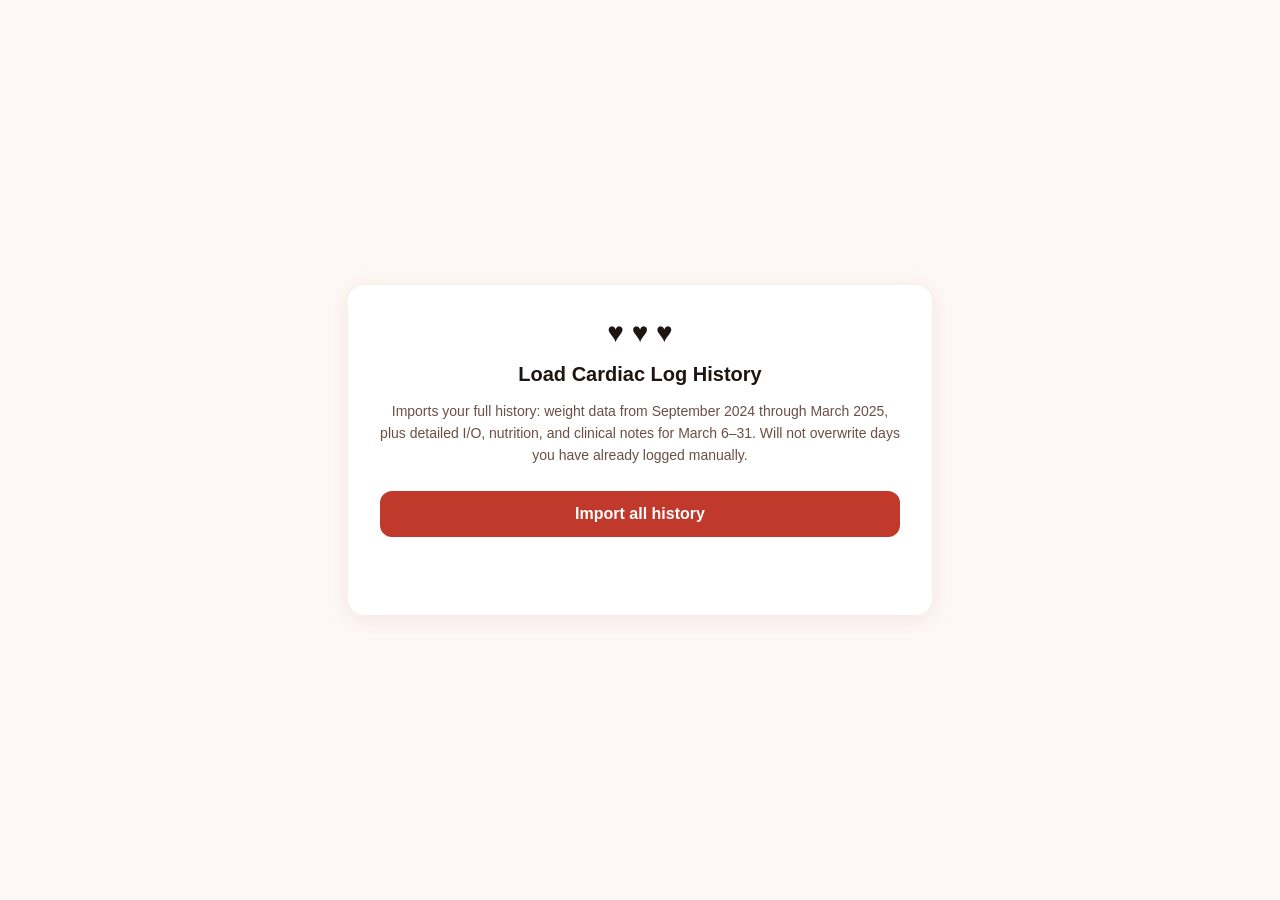
<file: load_history.html>
<!DOCTYPE html>
<html lang="en">
<head>
<meta charset="UTF-8">
<meta name="viewport" content="width=device-width, initial-scale=1.0">
<title>Load Cardiac Log History</title>
<style>
  body { font-family: -apple-system, sans-serif; background: #fdf8f6; color: #1e1410; display: flex; align-items: center; justify-content: center; min-height: 100vh; margin: 0; padding: 20px; box-sizing: border-box; }
  .card { background: white; border-radius: 16px; padding: 32px; max-width: 520px; width: 100%; box-shadow: 0 4px 24px rgba(180,60,40,0.1); text-align: center; }
  .hearts { font-size: 28px; margin-bottom: 12px; }
  h1 { font-size: 20px; margin-bottom: 8px; color: #1e1410; }
  p { font-size: 14px; color: #6b4f47; line-height: 1.6; margin-bottom: 24px; }
  .btn { display: inline-block; background: #c0392b; color: white; border: none; border-radius: 12px; padding: 14px 32px; font-size: 16px; font-weight: 600; cursor: pointer; width: 100%; transition: background 0.15s; }
  .btn:hover { background: #e04f3e; }
  .btn.done { background: #1a7a62; }
  .status { margin-top: 18px; font-size: 13px; color: #a87b73; min-height: 20px; }
  .count { font-size: 13px; color: #6b4f47; margin-top: 8px; }
  .detail { font-size: 12px; color: #a87b73; margin-top: 6px; }
</style>
</head>
<body>
<div class="card">
  <div class="hearts">♥ ♥ ♥</div>
  <h1>Load Cardiac Log History</h1>
  <p>Imports your full history: weight data from September 2024 through March 2025, plus detailed I/O, nutrition, and clinical notes for March 6–31. Will not overwrite days you have already logged manually.</p>
  <button class="btn" id="loadBtn" onclick="loadHistory()">Import all history</button>
  <div class="status" id="status"></div>
  <div class="count" id="count"></div>
  <div class="detail" id="detail"></div>
</div>

<script>
const STORAGE_KEY = 'cardiacLog_days';

const weightHistory = [
  ['2024-09-14', 133.6, 'Post-ablation #1 (9/11). Likely IV fluid puffiness from procedure.'],
  ['2024-09-15', 132.0, 'Post-ablation #1. -1.6 lb.'],
  ['2024-09-16', 131.2, 'Post-ablation #1.'],
  ['2024-09-17', 129.8, 'Post-ablation #1.'],
  ['2024-09-18', 129.8, 'Post-ablation #1.'],
  ['2024-09-19', 130.2, 'Post-ablation #1.'],
  ['2024-09-20', 130.0, 'Post-ablation #1.'],
  ['2024-09-21', 130.8, 'Post-ablation #1.'],
  ['2024-09-22', 130.2, 'Post-ablation #1.'],
  ['2024-09-23', 130.0, 'Post-ablation #1.'],
  ['2024-09-24', 129.2, 'Post-ablation #1.'],
  ['2024-09-25', 128.2, 'Post-ablation #1.'],
  ['2024-10-05', 127.8, 'Prednisone started 9/27. s/p pred 50mg (9/29-10/2), pred 40mg (10/3). s/p methimazole 20mg (9/30-10/2), 15mg (10/3-10/6).'],
  ['2024-10-07', 126.0, 'Possible dry weight. Discharged on methimazole 10mg daily, prednisone 30mg daily.'],
  ['2024-10-08', 126.6, ''],
  ['2024-10-09', 127.4, ''],
  ['2024-10-10', 127.4, ''],
  ['2024-10-11', 126.6, ''],
  ['2024-10-12', 127.2, ''],
  ['2024-10-13', 127.6, ''],
  ['2024-10-14', 128.8, ''],
  ['2024-10-16', 127.4, ''],
  ['2024-10-17', 134.7, 'Ablation #2. Post-procedure weight with IV fluids.'],
  ['2024-10-18', 131.9, 'Post-ablation #2.'],
  ['2024-10-19', 130.2, 'Post-ablation #2.'],
  ['2024-10-20', 129.2, 'Post-ablation #2.'],
  ['2024-10-21', 129.4, 'Post-ablation #2.'],
  ['2024-10-22', 128.8, 'Post-ablation #2.'],
  ['2024-10-23', 130.0, 'Torsemide 100mg + extra K.'],
  ['2024-10-24', 129.6, ''],
  ['2024-10-25', 130.2, ''],
  ['2024-10-26', 130.6, 'Torsemide 100mg + extra K.'],
  ['2024-10-27', 131.0, ''],
  ['2024-10-28', 132.8, ''],
  ['2024-10-29', 131.6, ''],
  ['2024-10-30', 131.8, ''],
  ['2024-10-31', 132.2, ''],
  ['2024-11-01', 132.0, ''],
  ['2024-11-02', 133.8, ''],
  ['2024-11-03', 132.2, ''],
  ['2024-11-04', 132.8, ''],
  ['2024-11-05', 132.2, ''],
  ['2024-11-06', 133.6, ''],
  ['2024-11-07', 134.0, ''],
  ['2024-11-08', 133.2, ''],
  ['2024-11-09', 134.0, ''],
  ['2024-11-10', 133.2, ''],
  ['2024-11-11', 133.6, ''],
  ['2024-11-12', 135.2, ''],
  ['2024-11-13', 136.6, ''],
  ['2024-11-14', 135.2, ''],
  ['2024-11-15', 132.8, 'Metolazone 2.5mg. -2.4 lb.'],
  ['2024-11-16', 134.6, '+1.8 lb.'],
  ['2024-11-17', 132.6, 'Metolazone 2.5mg. -2.0 lb.'],
  ['2024-11-18', 133.0, 'In hospital.'],
  ['2024-11-19', 134.0, 'In hospital.'],
  ['2024-11-20', 134.9, 'In hospital.'],
  ['2024-11-21', 136.2, 'In hospital.'],
  ['2024-11-22', 134.8, 'In hospital. -1.4 lb.'],
  ['2024-11-23', 136.0, '+1.2 lb.'],
  ['2024-11-24', 135.0, '-1.0 lb.'],
  ['2024-11-25', 137.2, '+2.2 lb.'],
  ['2024-11-26', 137.2, ''],
  ['2024-11-27', 137.4, ''],
  ['2024-11-28', 137.6, ''],
  ['2024-11-29', 138.2, '+0.6 lb.'],
  ['2024-11-30', 137.6, '-0.6 lb.'],
  ['2024-12-01', 138.0, ''],
  ['2024-12-02', 139.0, ''],
  ['2024-12-03', 139.0, ''],
  ['2024-12-04', 139.0, 'Torsemide 120mg.'],
  ['2024-12-05', 138.4, 'Torsemide 150mg.'],
  ['2024-12-06', 139.6, ''],
  ['2024-12-07', 141.0, ''],
  ['2024-12-08', 141.0, 'Thyroidectomy today. Hydrocortisone 100mg IV given.'],
  ['2024-12-10', 144.6, '+3.6 lb. Hydrocortisone 50mg q6h x 24hrs. Birthday.'],
  ['2024-12-11', 140.2, '-4.4 lb. Torsemide 140mg.'],
  ['2024-12-12', 142.6, '+2.4 lb. Torsemide 100mg, prednisone 30mg.'],
  ['2024-12-13', 141.8, '-0.8 lb. Torsemide 150mg, prednisone 25mg daily.'],
  ['2024-12-14', 142.4, 'Torsemide 150mg.'],
  ['2024-12-15', 141.4, 'Torsemide 150mg.'],
  ['2024-12-16', 142.4, 'Torsemide 160mg. TSH 1.6 high sensitivity. Levothyroxine 100mcg started 12/9.'],
  ['2024-12-17', 142.2, 'Torsemide 100mg, prednisone 20mg daily.'],
  ['2024-12-18', 142.4, 'Torsemide 80mg. TSH 9.86.'],
  ['2024-12-19', 143.6, 'Torsemide 60mg.'],
  ['2024-12-20', 142.6, 'Torsemide 100mg.'],
  ['2024-12-21', 143.0, 'Prednisone 15mg daily.'],
  ['2024-12-22', 142.8, 'Levothyroxine switched to 100mcg 6x/week - free T4 slightly elevated at 1.98.'],
  ['2024-12-23', 143.6, ''],
  ['2024-12-24', 143.8, ''],
  ['2024-12-25', 144.2, 'Started hydrocortisone 25mg AM / 15mg PM.'],
  ['2024-12-26', 146.2, ''],
  ['2024-12-27', 146.2, ''],
  ['2024-12-28', 147.6, 'Hydrocortisone tapered to 15mg AM / 5mg PM.'],
  ['2024-12-29', 147.4, ''],
  ['2024-12-30', 147.8, ''],
  ['2024-12-31', 147.6, ''],
  ['2025-01-01', 148.4, 'Hydrocortisone 15mg daily.'],
  ['2025-01-02', 148.6, ''],
  ['2025-01-03', 149.0, 'Hydrocortisone 15mg AM / 5mg PM.'],
  ['2025-01-04', 149.2, ''],
  ['2025-01-05', 148.6, ''],
  ['2025-01-06', 148.0, ''],
  ['2025-01-07', 147.8, 'Torsemide 100mg.'],
  ['2025-01-08', 147.8, ''],
  ['2025-01-09', 148.0, ''],
  ['2025-01-10', 148.0, ''],
  ['2025-01-11', 148.6, ''],
  ['2025-01-12', 146.4, ''],
  ['2025-01-13', 146.8, ''],
  ['2025-01-14', 146.2, ''],
  ['2025-01-15', 146.6, 'Hydrocortisone tapered to 7.5mg AM / 2.5mg PM.'],
  ['2025-01-16', 146.6, ''],
  ['2025-01-17', 146.0, ''],
  ['2025-01-18', 146.0, ''],
  ['2025-01-19', 146.0, ''],
  ['2025-01-20', 146.0, ''],
  ['2025-01-21', 146.8, ''],
  ['2025-01-22', 146.0, ''],
  ['2025-01-23', 147.0, ''],
  ['2025-01-24', 147.4, 'Hydrocortisone down to 5mg daily.'],
  ['2025-01-25', 146.0, ''],
  ['2025-01-26', 144.6, ''],
  ['2025-01-27', 144.4, 'Last dose of hydrocortisone. Steroid course ended.'],
  ['2025-01-28', 144.6, ''],
  ['2025-01-29', 144.8, ''],
  ['2025-01-30', 144.4, 'TSH 7.27. Levothyroxine reduced to 88mcg 6 days/week.'],
  ['2025-01-31', 144.6, ''],
  ['2025-02-01', 142.8, ''],
  ['2025-02-02', 143.2, ''],
  ['2025-02-03', 142.4, ''],
  ['2025-02-04', 142.2, ''],
  ['2025-02-05', 142.8, ''],
  ['2025-02-06', 142.2, ''],
  ['2025-02-07', 142.4, ''],
  ['2025-02-08', 141.4, ''],
  ['2025-02-09', 142.2, ''],
  ['2025-02-10', 142.4, ''],
  ['2025-02-11', 142.4, ''],
  ['2025-02-12', 143.4, ''],
  ['2025-02-13', 142.4, 'TSH 9.93. Levothyroxine increased back to 88mcg daily.'],
  ['2025-02-14', 142.2, ''],
  ['2025-02-15', 143.2, ''],
  ['2025-02-16', 143.2, ''],
  ['2025-02-17', 142.4, ''],
  ['2025-02-18', 142.2, ''],
  ['2025-02-19', 142.0, ''],
  ['2025-02-20', 142.0, 'Tummy feels flatter in AM.'],
  ['2025-02-21', 141.8, ''],
  ['2025-02-22', 141.2, 'Tummy feels flatter in AM.'],
  ['2025-02-23', 140.8, ''],
  ['2025-02-24', 141.2, ''],
  ['2025-02-25', 140.8, ''],
  ['2025-02-26', 140.6, ''],
  ['2025-02-27', 140.8, ''],
  ['2025-02-28', 140.2, ''],
  ['2025-03-01', 140.4, ''],
  ['2025-03-02', 140.0, ''],
  ['2025-03-03', 140.6, ''],
  ['2025-03-04', 139.6, ''],
  ['2025-03-05', 139.4, ''],
];

function mkDay(weightAM, weightPrior, notes, diuretics, fluids, outputs, bms, meals, symptoms, edema, funcStatus) {
  return { weightAM: String(weightAM), weightPrior: String(weightPrior), edema: edema||'', funcStatus: funcStatus||'', symptoms: symptoms||[], notes: notes||'', diuretics: diuretics||[], fluids: fluids||[], outputs: outputs||[], bms: bms||[], meals: meals||[] };
}

function mkMeals(arr) {
  return arr.map((m, mi) => ({ id: 900+mi, name: m.name, foods: m.foods.map((f,fi) => ({ fid: 9000+(mi*100)+fi, name: f.n, kcal: String(f.k||0), sod: String(f.s||0), carb: String(f.c||0), prot: String(f.p||0), fat: String(f.f||0) })) }));
}
function mkFluids(arr) { return arr.map((f,i) => ({ id: 800+i, oz: String(f.oz), name: f.name, nutrition: f.nut||null })); }
function mkOutputs(arr) { return arr.map((o,i) => ({ id: 700+i, time: o.t, vol: String(o.v) })); }
function mkBms(arr) { return arr.map((b,i) => ({ id: 600+i, time: b })); }
function mkDiu(arr) { return arr.map(d => ({ time: d.t, name: d.n })); }

const detailedDays = {
'2025-03-06': mkDay(138.8, 139.4,
  'Levothyroxine decreased to 75mcg daily on 3/17.',
  [], [], [], [], mkMeals([
    {name:'Lunch', foods:[{n:'Wawa Junior Smoked Honey Turkey Sub',k:320,s:890,c:38,p:22,f:8},{n:'Small Hi-C Fruit Punch Wawa',k:100,s:20,c:27,p:0,f:0}]},
    {name:'Snack', foods:[{n:'2 Homemade Garlic Breadsticks',k:400,s:180,c:60,p:10,f:14}]},
    {name:'Dinner', foods:[{n:'2 Small Russet Potatoes as fries with light salt',k:240,s:80,c:54,p:6,f:0}]},
  ])),

'2025-03-09': mkDay(138.2, 138.8,
  'Potassium supplement: 100 mEq KCl (~3,900mg K). Total daily K ~4,800-5,000mg. Daily totals: ~1,285-1,295 kcal, ~1,050-1,070mg sodium.',
  [],
  mkFluids([{oz:4,name:"Mott's Apple Juice half bottle",nut:{kcal:60,sodium_mg:10,carbs_g:15,protein_g:0,fat_g:0}}]),
  [], [],
  mkMeals([
    {name:'Breakfast', foods:[{n:"1 slice Pepperidge Farm White Bread + 1T WF PB + Welch's grape jelly + Activia blueberry yogurt drink",k:345,s:250,c:53,p:9,f:11}]},
    {name:'Lunch', foods:[{n:'Manischewitz egg noodles + NP low sodium chicken broth + Jayuss low sodium ramen seasoning',k:215,s:325,c:39,p:8,f:2},{n:'Mixed fruit 1oz',k:15,s:0,c:4,p:0,f:0}]},
    {name:'Dinner', foods:[{n:'Homemade chicken nuggets 6 pieces',k:300,s:280,c:18,p:28,f:12},{n:'Jasmine rice with NP low sodium chicken broth',k:200,s:60,c:44,p:4,f:0}]},
    {name:'Snack', foods:[{n:'Homemade potato chips 1 small russet 2 twists Himalayan salt',k:130,s:90,c:30,p:3,f:0},{n:'2 Hershey mini bars',k:80,s:25,c:10,p:1,f:4}]},
  ])),

'2025-03-10': mkDay(138.2, 138.2,
  'Daily totals: ~1,315 kcal, ~1,317mg sodium.',
  [], [], [], [],
  mkMeals([
    {name:'Breakfast', foods:[{n:'1/2 cup fresh mixed fruit Wegmans',k:40,s:5,c:10,p:0,f:0},{n:"1/2 PBJ sandwich Pepperidge Farm white + WF PB + Welch's grape jelly",k:200,s:110,c:28,p:5,f:8}]},
    {name:'Lunch', foods:[{n:"1/2 Campbell's Creamy Tomato Soup microwavable",k:90,s:360,c:16,p:2,f:2},{n:'1/2 russet potato chips 2 grinds Himalayan salt',k:80,s:50,c:18,p:2,f:0},{n:"3 Nature's Promise Vanilla Wafers",k:60,s:40,c:10,p:1,f:2},{n:'1 slice Wegmans off the bone turkey breast',k:30,s:55,c:0,p:6,f:1}]},
    {name:'Dinner', foods:[{n:'Plain penne 2 cups cooked',k:400,s:15,c:82,p:14,f:2},{n:'Tomato sauce 1/2 cup restaurant style',k:80,s:380,c:14,p:2,f:2},{n:'Tiny piece grilled chicken parm ~1oz',k:75,s:200,c:2,p:9,f:4},{n:'Cucumber salad oil & vinegar 1/2 cup',k:60,s:25,c:4,p:1,f:5},{n:'1/4 slice Trenton tomato pie',k:95,s:200,c:12,p:3,f:4},{n:'2 Hershey mini bars 1 dark 1 milk',k:80,s:25,c:10,p:1,f:4}]},
  ])),

'2025-03-11': mkDay(137.8, 138.2,
  'Daily totals: ~1,140 kcal, ~1,162mg sodium, ~69g protein.',
  [],
  mkFluids([{oz:12,name:'Sprite with tea can',nut:{kcal:140,sodium_mg:45,carbs_g:38,protein_g:0,fat_g:0}}]),
  [], [],
  mkMeals([
    {name:'Breakfast', foods:[{n:'1/2 cup fresh fruit Wegmans',k:40,s:5,c:10,p:0,f:0},{n:"Mott's Apple Juice 4 fl oz",k:60,s:10,c:15,p:0,f:0}]},
    {name:'Lunch', foods:[{n:'1/2 russet potato chips 2 turns Himalayan salt',k:80,s:50,c:18,p:2,f:0},{n:'1.5 slices Wegmans off the bone turkey breast',k:45,s:82,c:0,p:9,f:1},{n:"3 Nature's Promise Vanilla Wafers",k:60,s:40,c:10,p:1,f:2},{n:'1 Bell & Evans GF organic chicken tender',k:110,s:170,c:7,p:10,f:4}]},
    {name:'Dinner', foods:[{n:'Steamed Chinese chicken with 1-2T brown sauce',k:220,s:480,c:8,p:32,f:6},{n:'1 cup Singapore rice noodles no meat no veg no salt',k:220,s:280,c:42,p:5,f:3}]},
  ])),

'2025-03-13': mkDay(137.6, 138.0, '',
  [],
  mkFluids([
    {oz:8,name:"Mott's Apple Juice 8 fl oz",nut:{kcal:120,sodium_mg:15,carbs_g:29,protein_g:0,fat_g:0}},
    {oz:8,name:'Evolution Fresh OJ 8 fl oz',nut:{kcal:110,sodium_mg:0,carbs_g:26,protein_g:2,fat_g:0}},
    {oz:7.5,name:'Sprite 7.5 fl oz',nut:{kcal:90,sodium_mg:30,carbs_g:25,protein_g:0,fat_g:0}},
  ]),
  [], [],
  mkMeals([
    {name:'Lunch', foods:[{n:'1 serving Wegmans Off the Bone Turkey Breast',k:60,s:220,c:1,p:12,f:1},{n:"Campbell's Creamy Tomato Soup microwavable (75%)",k:135,s:540,c:24,p:3,f:3}]},
    {name:'Dinner', foods:[{n:'4 slices homemade pizza',k:560,s:840,c:72,p:24,f:18}]},
  ])),

'2025-03-15': mkDay(137.2, 137.6,
  'Torsemide 20mg 9AM, 60mg 8:26PM. Voids: 7AM 30sec, 10AM 15sec small, 12PM 50sec strong, 2:30PM 30sec strong, 5:28PM 26sec small, 8:26PM 22sec small.',
  mkDiu([{t:'09:00',n:'Torsemide 20mg'},{t:'20:26',n:'Torsemide 60mg'}]),
  mkFluids([
    {oz:8,name:'8 fl oz water'},{oz:4,name:"Mott's Apple Juice 4 fl oz",nut:{kcal:60,sodium_mg:10,carbs_g:15,protein_g:0,fat_g:0}},
    {oz:8,name:'Evolution Fresh OJ 8 fl oz',nut:{kcal:110,sodium_mg:0,carbs_g:26,protein_g:2,fat_g:0}},
    {oz:8,name:'8 fl oz water'},{oz:8,name:'8 fl oz water'},{oz:8,name:'8 fl oz water'},
    {oz:7.5,name:'Sprite 7.5 fl oz',nut:{kcal:90,sodium_mg:30,carbs_g:25,protein_g:0,fat_g:0}},
    {oz:7.5,name:'Ginger Ale 7.5 fl oz',nut:{kcal:80,sodium_mg:25,carbs_g:21,protein_g:0,fat_g:0}},
    {oz:8,name:'Gatorade electrolyte water 8 fl oz',nut:{kcal:0,sodium_mg:160,carbs_g:0,protein_g:0,fat_g:0}},
    {oz:6,name:'6 fl oz water'},{oz:8,name:'8 fl oz water'},
  ]),
  mkOutputs([{t:'07:00',v:300},{t:'10:00',v:150},{t:'12:00',v:500},{t:'14:30',v:300},{t:'17:28',v:150},{t:'20:26',v:150}]),
  [],
  mkMeals([
    {name:'Breakfast', foods:[{n:'1 oz smoked salmon with lemon juice',k:40,s:270,c:0,p:6,f:2}]},
    {name:'Lunch', foods:[{n:'Homemade pizza 75% WF thin crust + Botticelli sauce + 365 mozzarella',k:380,s:520,c:48,p:16,f:14}]},
    {name:'Dinner', foods:[{n:"1/16 loaf NP sesame bread + 1T WF unsalted PB + thin slice no salt turkey + Boar's Head mustard",k:200,s:130,c:22,p:10,f:7},{n:'Simply Asia sesame teriyaki noodles 50% sauce 60% noodles',k:180,s:480,c:32,p:5,f:4}]},
  ])),

'2025-03-16': mkDay(137.0, 137.2,
  'Daily totals: ~1,350-1,450 kcal, ~1,380-1,670mg sodium, ~65-75g protein. Major sodium sources: smoked salmon, pickles, cheese.',
  [],
  mkFluids([
    {oz:8,name:"Mott's Apple Juice 8 fl oz",nut:{kcal:120,sodium_mg:15,carbs_g:29,protein_g:0,fat_g:0}},
    {oz:7.5,name:'Sprite 7.5 fl oz',nut:{kcal:90,sodium_mg:30,carbs_g:25,protein_g:0,fat_g:0}},
  ]),
  [], [],
  mkMeals([
    {name:'Breakfast', foods:[{n:'2 oz smoked salmon',k:80,s:540,c:0,p:12,f:3}]},
    {name:'Lunch', foods:[{n:"Nature's Promise sesame bread 2 slices + Boar's Head no salt turkey + mustard + oil/vinegar + 2 pepperoncini + 4 BestMaid pickles",k:320,s:470,c:34,p:18,f:9},{n:'Pop Chips Sea Salt',k:100,s:70,c:19,p:2,f:3}]},
    {name:'Snack', foods:[{n:"3 Sweet Loren's chocolate chip cookies",k:240,s:135,c:33,p:3,f:11}]},
    {name:'Dinner', foods:[{n:'Homemade baked ziti ~1 cup (ziti rigate + 365 pizza cheese + Galbani low fat ricotta + Hoboken Farms low sodium marinara)',k:450,s:435,c:58,p:22,f:14}]},
  ])),

'2025-03-17': mkDay(136.6, 137.0,
  'Levothyroxine decreased to 75mcg daily today. Daily totals: ~1,330-1,450 kcal, ~1,430-1,680mg sodium.',
  [],
  mkFluids([{oz:16,name:"Mott's Apple Juice 8 fl oz x2",nut:{kcal:240,sodium_mg:30,carbs_g:58,protein_g:0,fat_g:0}}]),
  [], [],
  mkMeals([
    {name:'Breakfast', foods:[{n:'Yoplait Strawberry Yogurt',k:170,s:95,c:33,p:5,f:2}]},
    {name:'Lunch', foods:[{n:"1/32 loaf NP sesame bread + 2 thin slices Boar's Head no salt turkey + Grey Poupon + 3 BestMaid pickles + oil & vinegar + Pop Chips Sea Salt",k:285,s:425,c:32,p:15,f:9}]},
    {name:'Snack', foods:[{n:"2 Sweet Loren's Chocolate Chip Cookies",k:250,s:140,c:34,p:2,f:11}]},
    {name:'Dinner', foods:[{n:'Grilled chicken plate with seasoned yellow rice, peppers/onions, 4 Kalamata olives, tzatziki',k:550,s:840,c:55,p:38,f:18}]},
  ])),

'2025-03-19': mkDay(136.4, 136.6,
  'Diuretics: Torsemide 20mg 9AM, 20mg 2:30PM. Voids: 4:25PM 49sec medium, 5:44PM 39sec medium. 30 fl oz water 3-4PM. Fluid intake incomplete outside juices. 5:46PM 10 fl oz water.',
  mkDiu([{t:'09:00',n:'Torsemide 20mg'},{t:'14:30',n:'Torsemide 20mg'}]),
  mkFluids([
    {oz:6,name:'Honest Kids Fruit Punch 6 fl oz',nut:{kcal:20,sodium_mg:10,carbs_g:5,protein_g:0,fat_g:0}},
    {oz:6,name:'Evolution Fresh OJ 6 fl oz',nut:{kcal:83,sodium_mg:0,carbs_g:19,protein_g:1,fat_g:0}},
    {oz:30,name:'30 fl oz water 3-4PM'},{oz:10,name:'10 fl oz water 5:46PM'},
  ]),
  mkOutputs([{t:'16:25',v:500},{t:'17:44',v:300}]),
  [],
  mkMeals([
    {name:'Breakfast', foods:[{n:'Evolution Fresh OJ 6 fl oz + Quaker Chewy 25% less sugar chocolate chip bar + Honest Kids Fruit Punch',k:220,s:100,c:42,p:3,f:3}]},
    {name:'Lunch', foods:[{n:'Subway Turkey Protein Bowl no bread',k:225,s:1800,c:12,p:20,f:11}]},
    {name:'Dinner', foods:[{n:'1 corn tortilla with Pam + Gringo medium salsa',k:80,s:210,c:14,p:2,f:2}]},
  ])),

'2025-03-20': mkDay(136.6, 136.4,
  'Daily totals: ~1,125-1,160 kcal, ~1,140-1,190mg sodium. Sodium well controlled. Protein a bit low (under 50g).',
  [],
  mkFluids([
    {oz:6,name:'Evolution Fresh OJ 6 fl oz',nut:{kcal:83,sodium_mg:0,carbs_g:19,protein_g:1,fat_g:0}},
    {oz:7.5,name:'Sprite 7.5 fl oz',nut:{kcal:90,sodium_mg:30,carbs_g:25,protein_g:0,fat_g:0}},
    {oz:6,name:'Honest Kids Super Fruit Punch 6 fl oz',nut:{kcal:20,sodium_mg:10,carbs_g:5,protein_g:0,fat_g:0}},
    {oz:6,name:'Honest Kids Super Fruit Punch 6 fl oz',nut:{kcal:20,sodium_mg:10,carbs_g:5,protein_g:0,fat_g:0}},
  ]),
  [], [],
  mkMeals([
    {name:'Lunch', foods:[
      {n:"4\" NP semolina sesame bread hollowed + 1/2 Boar's Head American cheese + Grey Poupon + oil/vinegar + 2 thin slices no salt turkey + 4 BestMaid pickles + 1 pepperoncini",k:210,s:530,c:16,p:13,f:9},
      {n:'8 Pop Chips Sea Salt',k:100,s:65,c:19,p:2,f:3},
      {n:"Sweet Loren's Chocolate Chip Cookie 1",k:120,s:55,c:16,p:1,f:6},
    ]},
    {name:'Dinner', foods:[{n:'Minute Jasmine Rice 75% cup + low sodium sauce 160mg + sesame chicken 350 kcal 300mg sodium',k:520,s:460,c:72,p:24,f:14}]},
  ])),

'2025-03-21': mkDay(136.6, 136.6,
  'Diuretics: 20mg Torsemide 8:30AM, 60mg 8:06PM. Voids: 6:45AM 38sec med, 11:23AM 24sec small-med, 2:04PM 21sec small, 9:48PM 37sec med.',
  mkDiu([{t:'08:30',n:'Torsemide 20mg'},{t:'20:06',n:'Torsemide 60mg'}]),
  mkFluids([
    {oz:5,name:'5 fl oz water 3:30AM'},{oz:5,name:'5 fl oz water 5:30AM'},
    {oz:7,name:'7 fl oz water'},{oz:6,name:'6 fl oz water'},
    {oz:6,name:'Honest Kids Super Fruit Punch 6 fl oz',nut:{kcal:20,sodium_mg:10,carbs_g:5,protein_g:0,fat_g:0}},
    {oz:25,name:'25 fl oz water'},{oz:10,name:'10 fl oz water'},{oz:9,name:'9 fl oz water'},
    {oz:6,name:'Honest Kids Super Fruit Punch 6 fl oz',nut:{kcal:20,sodium_mg:10,carbs_g:5,protein_g:0,fat_g:0}},
  ]),
  mkOutputs([{t:'06:45',v:300},{t:'11:23',v:150},{t:'14:04',v:150},{t:'21:48',v:300}]),
  [],
  mkMeals([
    {name:'Breakfast', foods:[{n:'3 Krispy Kreme Glazed Dots',k:300,s:150,c:42,p:4,f:13}]},
    {name:'Lunch', foods:[{n:'3 Japanese steamed vegetable dumplings',k:135,s:150,c:18,p:5,f:4},{n:'5-piece seaweed cucumber sushi roll',k:130,s:35,c:28,p:3,f:0},{n:'1 tsp low sodium soy sauce',k:5,s:291,c:1,p:1,f:0}]},
    {name:'Dinner', foods:[
      {n:'5 oz Atlantic Wild cod breaded matzo meal + cornmeal no salt',k:220,s:125,c:18,p:28,f:4},
      {n:'1/4 cup homemade tomatillo chili salsa',k:30,s:125,c:6,p:1,f:0},
      {n:'18 homemade no salt corn tortilla chips',k:150,s:35,c:22,p:2,f:6},
      {n:'1T Cacique Crema Mexicana',k:45,s:25,c:1,p:0,f:5},
      {n:'1 Siete Maiz corn tortilla shell',k:50,s:30,c:10,p:1,f:1},
      {n:"2 mini Hershey's bars 1 dark 1 milk",k:80,s:25,c:10,p:1,f:4},
    ]},
  ])),

'2025-03-23': mkDay(138.0, 136.4,
  '+1.6 lb. Torsemide 20mg 9:15AM, 60mg 8:45PM. 8 voids logged. BMs: 9:30AM, 2:19PM. Est. output ~1,150-1,350mL. Net balance ~+400-600mL pre-PM diuretic.',
  mkDiu([{t:'09:15',n:'Torsemide 20mg'},{t:'20:45',n:'Torsemide 60mg'}]),
  mkFluids([
    {oz:7,name:'7 fl oz water overnight'},{oz:3,name:'3 fl oz water with levo'},
    {oz:2,name:'2 fl oz iced peach tea'},{oz:12,name:'12 fl oz water with AM meds'},
    {oz:10,name:"Martinelli's sparkling apple juice 10 fl oz",nut:{kcal:160,sodium_mg:10,carbs_g:39,protein_g:0,fat_g:0}},
    {oz:8,name:'Harney & Sons iced peach tea 8 fl oz',nut:{kcal:70,sodium_mg:10,carbs_g:17,protein_g:0,fat_g:0}},
    {oz:8,name:'8 fl oz water'},
    {oz:8,name:'Moshi Asian Sparkling Water',nut:{kcal:0,sodium_mg:10,carbs_g:0,protein_g:0,fat_g:0}},
    {oz:8,name:'Yuzu Peach Sparkling Water',nut:{kcal:0,sodium_mg:10,carbs_g:0,protein_g:0,fat_g:0}},
    {oz:6,name:'6 fl oz water'},{oz:4,name:'4 fl oz water'},
  ]),
  mkOutputs([{t:'04:50',v:300},{t:'08:30',v:300},{t:'11:00',v:150},{t:'13:06',v:300},{t:'17:35',v:300},{t:'21:40',v:300},{t:'22:24',v:300},{t:'23:11',v:500}]),
  mkBms(['09:30','14:19']),
  mkMeals([
    {name:'Breakfast', foods:[{n:'Quaker Chewy 25% less sugar chocolate chip bar',k:100,s:90,c:18,p:2,f:3},{n:'11 black seedless grapes',k:38,s:1,c:10,p:0,f:0}]},
    {name:'Lunch', foods:[
      {n:"Homemade turkey sub 4\" semolina roll + 3 thin slices homemade turkey + homemade pickles + pepper relish + Grey Poupon",k:270,s:250,c:30,p:16,f:7},
      {n:'Pop Chips Sea Salt',k:100,s:70,c:19,p:2,f:3},
    ]},
    {name:'Dinner', foods:[
      {n:'WF thin pizza crust 1/3 + Botticelli sauce + 365 mozzarella + unsalted corn + ShopRite rotisserie chicken + 2-3 Kalamata olives',k:340,s:490,c:42,p:18,f:12},
      {n:'1/2 cup farfalle + Mia Cucina tomato sauce + 1 tsp Galbani ricotta + 1/2 BelGioioso burrata',k:280,s:320,c:36,p:12,f:10},
    ]},
    {name:'Dessert', foods:[{n:'12 black seedless grapes',k:41,s:1,c:11,p:0,f:0}]},
  ])),

'2025-03-24': mkDay(135.0, 138.0,
  '-3.0 lb. Torsemide 20mg 8:10AM, 80mg 8:39PM. 9 voids. BM 10:06AM. Est. intake ~68-70oz (~2000mL). Est. UO ~1,400-1,650mL. Net mildly positive. Sodium high due to restaurant lunch (By Antidote). Daily totals: ~1,170-1,410 kcal, ~2,000-2,900mg sodium.',
  mkDiu([{t:'08:10',n:'Torsemide 20mg'},{t:'20:39',n:'Torsemide 80mg'}]),
  mkFluids([
    {oz:6,name:'6 fl oz water'},{oz:10,name:'10 fl oz water'},
    {oz:4,name:"Harney & Sons organic peach iced tea 4 fl oz",nut:{kcal:35,sodium_mg:5,carbs_g:8,protein_g:0,fat_g:0}},
    {oz:8,name:'8 fl oz water'},{oz:4,name:'4 fl oz water'},
    {oz:10,name:'Cranberry/club soda 10 fl oz',nut:{kcal:50,sodium_mg:35,carbs_g:13,protein_g:0,fat_g:0}},
    {oz:16.9,name:'16.9 fl oz water'},{oz:10,name:'10 fl oz water'},{oz:4,name:'4 fl oz water'},
  ]),
  mkOutputs([{t:'00:15',v:300},{t:'04:30',v:300},{t:'07:30',v:300},{t:'10:06',v:300},{t:'10:30',v:150},{t:'12:45',v:300},{t:'16:00',v:300},{t:'19:52',v:300},{t:'22:08',v:700}]),
  mkBms(['10:06']),
  mkMeals([
    {name:'Breakfast', foods:[{n:'Homemade semolina roll small low sodium',k:90,s:30,c:26,p:5,f:2},{n:'Smoked salmon lox ~1-1.5 oz',k:60,s:450,c:0,p:8,f:2},{n:'100% apple juice 1 bottle',k:120,s:30,c:29,p:0,f:0}]},
    {name:'Lunch', foods:[{n:'By Antidote: cucumber salad 5-6 pieces + 2 scallion pancakes + shredded chicken with peppers ~8 pieces + 3 big scoops mustard green fried rice',k:700,s:1150,c:90,p:30,f:25}]},
    {name:'Dinner', foods:[{n:'Spaghetti 2 small servings cooked',k:240,s:15,c:48,p:8,f:2},{n:'Tomato sauce 1/4 cup restaurant style',k:75,s:450,c:12,p:2,f:3},{n:'Pasta fagioli small serving',k:30,s:185,c:5,p:2,f:0}]},
  ])),

'2025-03-25': mkDay(135.2, 135.0,
  '+0.2 lb. Torsemide 40mg 7:35PM. Evening: heavy calves, tummy feels distended/puffy. Volume stable to mildly positive. Daily totals: ~1,050-1,100 kcal, ~650-800mg sodium. Kidney-protective day reduced diuretic dose.',
  mkDiu([{t:'19:35',n:'Torsemide 40mg'}]),
  mkFluids([
    {oz:8,name:'8 fl oz water overnight'},{oz:8,name:'8 fl oz water'},
    {oz:5,name:"Walker's Japanese Sparkling Peach Soda 5 fl oz half can",nut:{kcal:45,sodium_mg:15,carbs_g:11,protein_g:0,fat_g:0}},
    {oz:6,name:"Mott's Apple Juice 6 fl oz",nut:{kcal:90,sodium_mg:10,carbs_g:22,protein_g:0,fat_g:0}},
    {oz:8,name:'Moshi Sparkling Water Fuji Apple + Concord Grape',nut:{kcal:0,sodium_mg:10,carbs_g:0,protein_g:0,fat_g:0}},
    {oz:7.5,name:'Sprite 7.5 fl oz',nut:{kcal:90,sodium_mg:30,carbs_g:25,protein_g:0,fat_g:0}},
  ]),
  mkOutputs([{t:'05:30',v:300},{t:'07:40',v:150},{t:'10:26',v:300},{t:'14:50',v:300},{t:'17:50',v:150},{t:'20:55',v:300},{t:'21:42',v:300},{t:'23:10',v:150}]),
  [],
  mkMeals([
    {name:'Breakfast', foods:[{n:'Quaker Chewy 25% Less Sugar Chocolate Chip Bar',k:100,s:90,c:18,p:2,f:3},{n:'2 Krispy Kreme Glazed Dots',k:200,s:100,c:28,p:2,f:9}]},
    {name:'Lunch', foods:[{n:'Homemade turkey sub: semolina roll + homemade oven turkey + Dijon + habanero pepper relish + homemade dill pickle chips',k:260,s:280,c:27,p:14,f:8},{n:'Pop Chips Sea Salt + 6 seedless black grapes',k:110,s:70,c:21,p:2,f:3}]},
    {name:'Dinner', foods:[{n:"Spaghetti with 1/4 cup Hunt's No Salt Added tomato sauce",k:250,s:45,c:50,p:8,f:2}]},
    {name:'Dessert', foods:[{n:"1 mini Hershey's + 1/2 cup Friendship No Salt Added cottage cheese + 6 seedless grapes",k:130,s:65,c:15,p:8,f:4}]},
  ]), ['Fatigue']),

'2025-03-26': mkDay(134.8, 135.2,
  '-0.4 lb. PM: heavy calves, right calf itchy. Torsemide 40mg 8:30PM (only 1 void vs usual 3-4x from 80mg). Not thirsty - low intake 44 fl oz. 4 voids. BM 12:45PM. Daily: ~855-890 kcal, ~865-1,010mg sodium. Low sodium day. Fatigue likely caloric/hormonal not fluid overload.',
  mkDiu([{t:'20:30',n:'Torsemide 40mg'}]),
  mkFluids([
    {oz:8,name:"Mott's Apple Juice 8 fl oz",nut:{kcal:120,sodium_mg:15,carbs_g:29,protein_g:0,fat_g:0}},
    {oz:16,name:'16 fl oz water'},{oz:4,name:'4 fl oz water'},
    {oz:7.5,name:'Sprite 7.5 fl oz',nut:{kcal:90,sodium_mg:30,carbs_g:25,protein_g:0,fat_g:0}},
    {oz:8,name:'8 fl oz water'},{oz:8,name:'8 fl oz water'},{oz:8,name:'8 fl oz water'},
  ]),
  mkOutputs([{t:'09:25',v:300},{t:'12:43',v:150},{t:'15:45',v:150},{t:'21:51',v:300}]),
  mkBms(['12:45']),
  mkMeals([
    {name:'Breakfast', foods:[{n:'10 grapes',k:35,s:0,c:9,p:0,f:0}]},
    {name:'Lunch', foods:[{n:'Homemade turkey sub',k:268,s:440,c:28,p:16,f:8},{n:'Pop Chips Sea Salt 1 bag',k:100,s:73,c:19,p:2,f:3}]},
    {name:'Dinner', foods:[{n:'2 chicken tenders',k:190,s:275,c:10,p:18,f:8},{n:'1/2 cup low-sodium chicken rice',k:130,s:125,c:26,p:3,f:1}]},
    {name:'Dessert', foods:[{n:'1 Cadbury egg',k:150,s:25,c:20,p:2,f:7}]},
  ]), ['Fatigue']),

'2025-03-28': mkDay(135.0, 135.6,
  '-0.6 lb. AM symptoms: heavy feeling legs. Torsemide 50mg 7:45PM. 12 voids logged. Total fluid intake ~74.5 fl oz.',
  mkDiu([{t:'19:45',n:'Torsemide 50mg'}]),
  mkFluids([
    {oz:6,name:'Honest Kids Fruit Punch 6 fl oz',nut:{kcal:20,sodium_mg:10,carbs_g:5,protein_g:0,fat_g:0}},
    {oz:6,name:'Honest Kids Fruit Punch 6 fl oz',nut:{kcal:20,sodium_mg:10,carbs_g:5,protein_g:0,fat_g:0}},
    {oz:8,name:'8 fl oz water'},{oz:4,name:'4 fl oz water'},{oz:4,name:'4 fl oz water'},
    {oz:8,name:'8 fl oz water'},{oz:8,name:'8 fl oz water'},{oz:8,name:'8 fl oz water'},{oz:8,name:'8 fl oz water'},
    {oz:7.5,name:'Sprite 7.5 fl oz',nut:{kcal:90,sodium_mg:30,carbs_g:25,protein_g:0,fat_g:0}},
    {oz:5,name:'5 fl oz water'},
  ]),
  mkOutputs([{t:'01:30',v:150},{t:'03:30',v:150},{t:'08:00',v:300},{t:'09:57',v:150},{t:'13:50',v:300},{t:'16:05',v:150},{t:'19:10',v:300},{t:'20:28',v:300},{t:'21:00',v:300},{t:'21:34',v:300},{t:'22:12',v:300},{t:'23:14',v:500}]),
  [],
  mkMeals([
    {name:'Breakfast', foods:[{n:'2 oz Scottish smoked salmon',k:80,s:540,c:0,p:12,f:3}]},
    {name:'Lunch', foods:[
      {n:'Small portion Chinese steamed chicken + 1T mango sauce + white rice side',k:280,s:420,c:34,p:22,f:5},
      {n:'3/4 cup hot and sour soup',k:90,s:450,c:10,p:4,f:3},
      {n:'6 seedless red grapes',k:20,s:0,c:5,p:0,f:0},
      {n:'1 mini Hershey milk chocolate miniature',k:40,s:10,c:5,p:0,f:2},
      {n:'12 seedless red grapes + 2 cornichons',k:46,s:110,c:12,p:0,f:0},
    ]},
    {name:'Dinner', foods:[{n:'1/2 WF 365 thin pizza crust x3 + Botticelli pizza sauce + 365 mozzarella + 3 Creminelli pepperoni slices',k:660,s:1350,c:75,p:33,f:27}]},
    {name:'Dessert', foods:[{n:'1/2 Cadbury Egg',k:75,s:13,c:10,p:1,f:4}]},
  ]), ['Fatigue']),

'2025-03-29': mkDay(134.6, 135.0,
  '-0.4 lb. Severe fatigue/hypersomnolence - slept until ~12PM, nap 2:15-4:15PM. Cold intolerance. Marked lethargy. Reduced functional capacity vs baseline. Clinical context: recent levo dose adjustment, recent diuretic adjustment, steroid discontinuation recovery phase. Torsemide 50mg 8:08PM. Total fluid intake 83.5 fl oz (~2,470mL). UO ~1,540mL. Net balance mildly positive ~+130 to +430mL. Assessment: fatigue + cold intolerance NOT volume-driven - more likely thyroid disequilibrium, steroid withdrawal, low caloric intake. No evidence of decompensation. Daily: 1,390 kcal, 1,635mg sodium.',
  mkDiu([{t:'20:08',n:'Torsemide 50mg'}]),
  mkFluids([
    {oz:60,name:'60 fl oz water throughout day'},
    {oz:16,name:'Orange juice 16 fl oz',nut:{kcal:220,sodium_mg:0,carbs_g:52,protein_g:3,fat_g:0}},
    {oz:7.5,name:'Sprite 7.5 fl oz',nut:{kcal:90,sodium_mg:30,carbs_g:25,protein_g:0,fat_g:0}},
  ]),
  mkOutputs([{t:'12:19',v:300},{t:'16:22',v:300},{t:'17:52',v:150},{t:'19:03',v:300},{t:'21:02',v:300},{t:'21:52',v:150},{t:'22:26',v:300}]),
  mkBms(['12:00']),
  mkMeals([
    {name:'Breakfast', foods:[{n:'Quaker Chewy 25% Less Sugar Chocolate Chip Bar',k:100,s:90,c:18,p:2,f:3}]},
    {name:'Lunch', foods:[{n:'Turkey sub + egg noodle soup',k:540,s:730,c:65,p:28,f:14},{n:'20 seedless red grapes',k:70,s:0,c:18,p:0,f:0}]},
    {name:'Dinner', foods:[{n:'Homemade yaki udon no vegetables',k:500,s:645,c:70,p:10,f:22}]},
    {name:'Dessert', foods:[{n:'Oat milk vanilla drink',k:180,s:170,c:19,p:3,f:9}]},
  ]), ['Fatigue','Dyspnea on exertion']),

'2025-03-30': mkDay(135.0, 134.6,
  '+0.4 lb. Torsemide 50mg 8:33PM. Overnight voids: 3AM, 5AM, 7:44AM. Daily totals: ~1,040-1,080 kcal, ~1,380-1,480mg sodium. Sodium near target - pizza well controlled (<500mg for portion).',
  mkDiu([{t:'20:33',n:'Torsemide 50mg'}]),
  mkFluids([
    {oz:12,name:'12 fl oz water 6AM'},{oz:4,name:'4 fl oz water 3AM overnight'},{oz:6,name:'6 fl oz water'},
    {oz:12,name:'Honest Kids Fruit Punch 12 fl oz 10:30AM',nut:{kcal:40,sodium_mg:20,carbs_g:10,protein_g:0,fat_g:0}},
    {oz:8,name:'8 fl oz water with lunch'},{oz:8,name:'8 fl oz water'},
    {oz:12,name:'Sprite Tea 12 fl oz',nut:{kcal:130,sodium_mg:35,carbs_g:35,protein_g:0,fat_g:0}},
    {oz:6,name:'6 fl oz water'},{oz:8,name:'8 fl oz water'},{oz:8,name:'8 fl oz water'},
  ]),
  mkOutputs([{t:'03:00',v:300},{t:'05:00',v:300},{t:'07:44',v:300},{t:'12:19',v:150},{t:'16:34',v:150},{t:'18:33',v:150},{t:'21:59',v:300},{t:'22:40',v:300}]),
  mkBms(['12:00']),
  mkMeals([
    {name:'Breakfast', foods:[{n:'Strathgarry Cold Smoked Scottish Style Salmon',k:120,s:600,c:0,p:16,f:6},{n:'16 seedless red grapes',k:55,s:1,c:14,p:0,f:0}]},
    {name:'Lunch', foods:[{n:'Lunch estimated from notes',k:300,s:660,c:30,p:19,f:5}]},
    {name:'Snack', foods:[{n:'Rice Krispies Treat homestyle original',k:130,s:135,c:26,p:1,f:3}]},
    {name:'Dinner', foods:[{n:'1/2 WF 365 thin pizza crust + 1/4 cup DeLallo pizza sauce + S&S low moisture mozzarella + 3 Creminelli pepperoni slices',k:225,s:465,c:25,p:12,f:10}]},
    {name:'Dessert', foods:[{n:'1 Cadbury Egg',k:150,s:25,c:20,p:2,f:7}]},
  ])),

'2025-03-31': mkDay(135.2, 135.0,
  '+0.2 lb. Levothyroxine decreased to 75mcg 6 days/week starting this week.',
  [], [], [], [], []),
};

function loadHistory() {
  const btn = document.getElementById('loadBtn');
  const status = document.getElementById('status');
  const count = document.getElementById('count');
  const detail = document.getElementById('detail');

  btn.disabled = true;
  btn.textContent = 'Importing...';
  status.textContent = 'Writing to localStorage...';

  try {
    let existing = {};
    try { existing = JSON.parse(localStorage.getItem(STORAGE_KEY)) || {}; } catch(e) { existing = {}; }

    let weightImported = 0, detailImported = 0, skipped = 0;

    weightHistory.forEach(([date, weight, notes]) => {
      if (existing[date] && existing[date].weightAM) { skipped++; return; }
      if (existing[date]) {
        existing[date].weightAM = String(weight);
        if (notes && !existing[date].notes) existing[date].notes = notes;
        weightImported++;
      } else {
        existing[date] = { weightAM: String(weight), weightPrior: '', edema: '', funcStatus: '', symptoms: [], notes: notes||'', diuretics: [], fluids: [], outputs: [], bms: [], meals: [] };
        weightImported++;
      }
    });

    Object.entries(detailedDays).forEach(([date, day]) => {
      if (existing[date] && existing[date].weightAM && existing[date].meals && existing[date].meals.length > 0) { skipped++; return; }
      existing[date] = day;
      detailImported++;
    });

    localStorage.setItem(STORAGE_KEY, JSON.stringify(existing));

    const total = Object.keys(existing).length;
    const sorted = Object.keys(existing).sort();
    btn.textContent = '✓ Done!';
    btn.classList.add('done');
    btn.disabled = false;
    status.textContent = 'Import complete.';
    count.textContent = `${weightImported} weight-only days + ${detailImported} detailed days imported. ${skipped} skipped (already had data).`;
    detail.textContent = `${total} total days in your log — ${sorted[0]} through ${sorted[sorted.length-1]}.`;

  } catch(e) {
    btn.disabled = false;
    btn.textContent = 'Import history';
    status.textContent = 'Error: ' + e.message;
    console.error(e);
  }
}
</script>
</body>
</html>
</file>
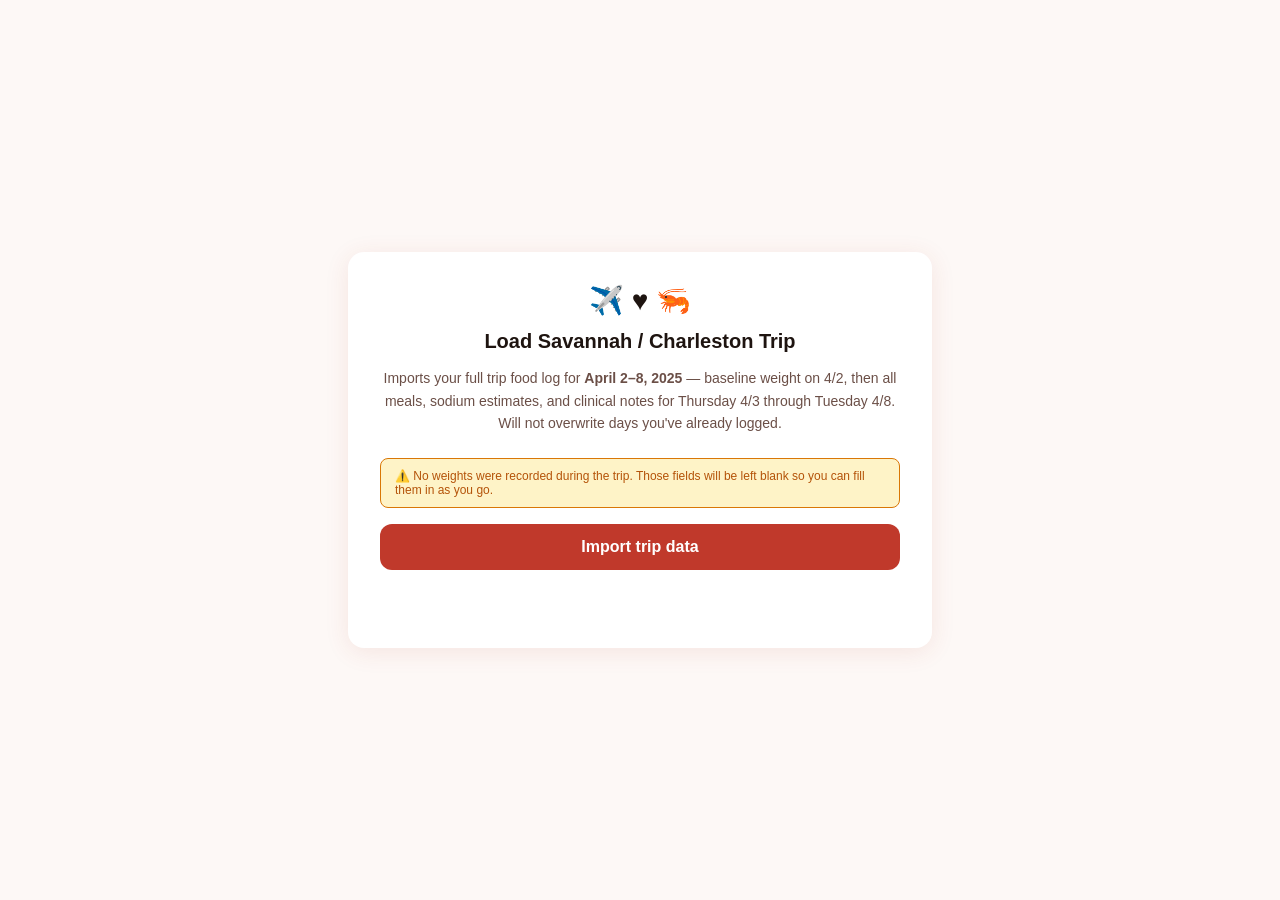
<file: load_trip_april.html>
<!DOCTYPE html>
<html lang="en">
<head>
<meta charset="UTF-8">
<meta name="viewport" content="width=device-width, initial-scale=1.0">
<title>Load Trip Data</title>
<style>
  body{font-family:-apple-system,sans-serif;background:#fdf8f6;color:#1e1410;display:flex;align-items:center;justify-content:center;min-height:100vh;margin:0;padding:20px;box-sizing:border-box;}
  .card{background:white;border-radius:16px;padding:32px;max-width:520px;width:100%;box-shadow:0 4px 24px rgba(180,60,40,0.1);text-align:center;}
  .hearts{font-size:28px;margin-bottom:12px;}
  h1{font-size:20px;margin-bottom:8px;color:#1e1410;}
  p{font-size:14px;color:#6b4f47;line-height:1.6;margin-bottom:24px;}
  .btn{display:inline-block;background:#c0392b;color:white;border:none;border-radius:12px;padding:14px 32px;font-size:16px;font-weight:600;cursor:pointer;width:100%;transition:background 0.15s;}
  .btn:hover{background:#e04f3e;}
  .btn.done{background:#1a7a62;}
  .status{margin-top:18px;font-size:13px;color:#a87b73;min-height:20px;}
  .count{font-size:13px;color:#6b4f47;margin-top:8px;}
  .detail{font-size:12px;color:#a87b73;margin-top:6px;}
  .warning{background:#fef3c7;border:0.5px solid #d97706;border-radius:8px;padding:10px 14px;font-size:12px;color:#b45309;margin-bottom:16px;text-align:left;}
</style>
</head>
<body>
<div class="card">
  <div class="hearts">✈️ ♥ 🦐</div>
  <h1>Load Savannah / Charleston Trip</h1>
  <p>Imports your full trip food log for <strong>April 2–8, 2025</strong> — baseline weight on 4/2, then all meals, sodium estimates, and clinical notes for Thursday 4/3 through Tuesday 4/8. Will not overwrite days you've already logged.</p>
  <div class="warning">⚠️ No weights were recorded during the trip. Those fields will be left blank so you can fill them in as you go.</div>
  <button class="btn" id="loadBtn" onclick="loadTrip()">Import trip data</button>
  <div class="status" id="status"></div>
  <div class="count" id="count"></div>
  <div class="detail" id="detail"></div>
</div>

<script>
const STORAGE_KEY = 'cardiacLog_days';

const TRIP_DAYS = {

  // APRIL 2 — travel day, baseline weight only
  '2025-04-02': {
    weightAM: '134.8', weightPrior: '',
    edema: '', funcStatus: '', symptoms: [],
    notes: 'Travel day to EWR. Baseline weight 134.8 lb pre-trip. Note: NOT dry weight — steroid belly residual likely still present.',
    diuretics: [], fluids: [], outputs: [], bms: [],
    meals: []
  },

  // APRIL 3 — THURSDAY (EWR → SAV)
  '2025-04-03': {
    weightAM: '', weightPrior: '134.8',
    edema: '', funcStatus: '', symptoms: [],
    notes: 'Travel day EWR → Savannah GA. High sodium day (~4,200mg). Day total: ~2,050 kcal / ~4,200mg Na. Expected fluid retention 2-4 lbs over next 24-48hrs.',
    diuretics: [], fluids: [
      {id:801, oz:'12', name:'Pickle House tomato juice United Airlines full can', nutrition:{kcal:50,sodium_mg:600,carbs_g:10,protein_g:2,fat_g:0}}
    ], outputs: [], bms: [],
    meals: [
      {id:901, name:'Lunch — EWR Nonna\'s', foods:[
        {fid:9001, name:'2 slices pizza (EWR Nonna\'s)', kcal:'600', sod:'1200', carb:'80', prot:'24', fat:'20'},
        {fid:9002, name:'Wedge salad with lemon vinaigrette on side', kcal:'200', sod:'300', carb:'12', prot:'6', fat:'14'},
      ]},
      {id:902, name:'Dinner — Flying Monk Noodle Bar SAV', foods:[
        {fid:9003, name:'Pad Thai (Flying Monk SAV)', kcal:'900', sod:'1500', carb:'110', prot:'28', fat:'30'},
        {fid:9004, name:'Fried vegetable dumplings (Flying Monk SAV)', kcal:'300', sod:'600', carb:'36', prot:'8', fat:'12'},
      ]},
    ]
  },

  // APRIL 4 — FRIDAY
  '2025-04-04': {
    weightAM: '', weightPrior: '',
    edema: '', funcStatus: '', symptoms: [],
    notes: 'Savannah + Jekyll Island day. High sodium day (~3,120mg). Day total: ~2,400 kcal / ~3,120mg Na.',
    diuretics: [], fluids: [
      {id:801, oz:'16', name:'Savannah Sweet Tea bottle', nutrition:{kcal:150,sodium_mg:50,carbs_g:38,protein_g:0,fat_g:0}},
      {id:802, oz:'8', name:'Cranberry and club soda with lime', nutrition:{kcal:100,sodium_mg:20,carbs_g:24,protein_g:0,fat_g:0}},
    ], outputs: [], bms: [],
    meals: [
      {id:901, name:'Breakfast — Hyatt Regency SAV', foods:[
        {fid:9001, name:'3 slices toast with butter', kcal:'450', sod:'500', carb:'54', prot:'9', fat:'18'},
        {fid:9002, name:'Fresh fruit', kcal:'100', sod:'0', carb:'25', prot:'1', fat:'0'},
      ]},
      {id:902, name:'Lunch — Corridor Z Kitchen Jekyll Island', foods:[
        {fid:9003, name:'Garden salad no egg with honey vinaigrette', kcal:'250', sod:'300', carb:'20', prot:'4', fat:'14'},
        {fid:9004, name:'A few fries with BBQ sauce', kcal:'300', sod:'400', carb:'42', prot:'4', fat:'12'},
      ]},
      {id:903, name:'Snack', foods:[
        {fid:9005, name:"6 glazed pecans (Buc-ee's)", kcal:'250', sod:'50', carb:'18', prot:'3', fat:'18'},
      ]},
      {id:904, name:'Dinner — The Pirates House SAV', foods:[
        {fid:9006, name:'Chicken gumbo (Pirates House)', kcal:'300', sod:'1000', carb:'28', prot:'22', fat:'10'},
        {fid:9007, name:'2 biscuits with honey butter and orange marmalade', kcal:'500', sod:'800', carb:'62', prot:'8', fat:'22'},
      ]},
    ]
  },

  // APRIL 5 — SATURDAY
  '2025-04-05': {
    weightAM: '', weightPrior: '',
    edema: '', funcStatus: '', symptoms: [],
    notes: 'Savannah day. Highest sodium day of trip (~4,560mg). Day total: ~2,480 kcal / ~4,560mg Na. Annie O\'s Kitchen dinner was high sodium (chicken strips + mac + baked beans).',
    diuretics: [], fluids: [
      {id:801, oz:'8', name:'Pink lemonade 1/2 glass (Vinnie\'s Van Go Go)', nutrition:{kcal:80,sodium_mg:10,carbs_g:21,protein_g:0,fat_g:0}},
      {id:802, oz:'16', name:'Sweet tea (Annie O\'s Kitchen)', nutrition:{kcal:150,sodium_mg:50,carbs_g:38,protein_g:0,fat_g:0}},
    ], outputs: [], bms: [],
    meals: [
      {id:901, name:'Breakfast — Hyatt Regency SAV room service', foods:[
        {fid:9001, name:'2 slices bacon', kcal:'100', sod:'300', carb:'0', prot:'7', fat:'8'},
        {fid:9002, name:'Toast with butter', kcal:'300', sod:'400', carb:'36', prot:'6', fat:'14'},
      ]},
      {id:902, name:"Lunch — Vinnie's Van Go Go SAV", foods:[
        {fid:9003, name:'1 plain pizza slice with green olives and black olives', kcal:'350', sod:'800', carb:'42', prot:'14', fat:'14'},
        {fid:9004, name:'6 mini Byrd cookies', kcal:'150', sod:'100', carb:'22', prot:'2', fat:'6'},
      ]},
      {id:903, name:"Dinner — Annie O's Kitchen", foods:[
        {fid:9005, name:'Jumbo chicken strips', kcal:'600', sod:'1200', carb:'32', prot:'42', fat:'24'},
        {fid:9006, name:'BBQ sauce side', kcal:'150', sod:'300', carb:'34', prot:'1', fat:'1'},
        {fid:9007, name:'Mac and cheese side', kcal:'400', sod:'800', carb:'48', prot:'14', fat:'18'},
        {fid:9008, name:'Baked beans side', kcal:'200', sod:'600', carb:'38', prot:'8', fat:'2'},
      ]},
    ]
  },

  // APRIL 6 — SUNDAY
  '2025-04-06': {
    weightAM: '', weightPrior: '',
    edema: '', funcStatus: '', symptoms: [],
    notes: 'Hilton Head day. Highest calorie day of trip (~3,660 kcal / ~5,010mg Na). Large dinner at Ombra Italian + dessert. Caribbean chicken lunch was substantial. Expected 2-4 lb fluid retention impact.',
    diuretics: [], fluids: [
      {id:801, oz:'4', name:'Apple juice 1/2 glass (Gringo\'s Diner)', nutrition:{kcal:60,sodium_mg:10,carbs_g:15,protein_g:0,fat_g:0}},
      {id:802, oz:'8', name:'Cranberry club soda with lime (Sandbar)', nutrition:{kcal:100,sodium_mg:20,carbs_g:24,protein_g:0,fat_g:0}},
      {id:803, oz:'8', name:'Ginger Ale (Ombra Italian)', nutrition:{kcal:80,sodium_mg:25,carbs_g:21,protein_g:0,fat_g:0}},
    ], outputs: [], bms: [],
    meals: [
      {id:901, name:"Breakfast — Gringo's Diner Hilton Head", foods:[
        {fid:9001, name:"3 silver dollar chocolate chip pancakes with Smucker's maple syrup", kcal:'400', sod:'500', carb:'60', prot:'8', fat:'12'},
      ]},
      {id:902, name:'Lunch — The Sandbar Colony Plaza', foods:[
        {fid:9002, name:'1/2 soft pretzel appetizer with beer cheese', kcal:'400', sod:'900', carb:'52', prot:'12', fat:'16'},
      ]},
      {id:903, name:'Lunch main — The Sandbar', foods:[
        {fid:9003, name:'Caribbean chicken — 1.25 organic chicken breasts grilled with Caribbean sweet/sour sauce, jasmine rice, fries, ketchup, homemade mango salsa', kcal:'1000', sod:'1500', carb:'110', prot:'52', fat:'28'},
      ]},
      {id:904, name:'Dinner — Ombra Italian Hilton Head', foods:[
        {fid:9004, name:'Panzanella alla Toscana — fresh tomatoes, cucumber, red onion, crusty bread salad, olive oil, Parmigiano', kcal:'300', sod:'400', carb:'28', prot:'8', fat:'16'},
        {fid:9005, name:'2 slices focaccia with EVOO dip', kcal:'300', sod:'300', carb:'36', prot:'6', fat:'14'},
        {fid:9006, name:'Fusilli alla Puttanesca — homemade fusilli, cherry tomatoes, black olives, capers, garlic, white wine, tomato sauce', kcal:'800', sod:'1200', carb:'96', prot:'22', fat:'24'},
      ]},
      {id:905, name:'Dessert', foods:[
        {fid:9007, name:'Turoni birthday cake chocolate slice', kcal:'400', sod:'200', carb:'56', prot:'6', fat:'18'},
      ]},
    ]
  },

  // APRIL 7 — MONDAY
  '2025-04-07': {
    weightAM: '', weightPrior: '',
    edema: '', funcStatus: '', symptoms: [],
    notes: 'Hilton Head → Charleston day. Day total: ~2,120 kcal / ~4,060mg Na. O-Ku sushi dinner high sodium from miso + soy. Pepper Palace samples minimal.',
    diuretics: [], fluids: [
      {id:801, oz:'8', name:'Gold Peak sweet tea small fountain (Tide Me Over Disney HH)', nutrition:{kcal:150,sodium_mg:50,carbs_g:38,protein_g:0,fat_g:0}},
      {id:802, oz:'8', name:'Freshly squeezed lemonade Charleston N Market', nutrition:{kcal:120,sodium_mg:10,carbs_g:30,protein_g:0,fat_g:0}},
      {id:803, oz:'8', name:'Cranberry club soda (O-Ku Sushi)', nutrition:{kcal:80,sodium_mg:20,carbs_g:20,protein_g:0,fat_g:0}},
    ], outputs: [], bms: [],
    meals: [
      {id:901, name:'Breakfast — Tide Me Over Disney Hilton Head', foods:[
        {fid:9001, name:"Mickey waffle hollowed out with Smucker's syrup", kcal:'400', sod:'500', carb:'58', prot:'8', fat:'12'},
        {fid:9002, name:'2 slices bacon', kcal:'100', sod:'300', carb:'0', prot:'7', fat:'8'},
      ]},
      {id:902, name:'Lunch — Magnolia Plantation Charleston Peacock Cafe', foods:[
        {fid:9003, name:'Turkey BLT (1/4 eaten)', kcal:'200', sod:'400', carb:'18', prot:'12', fat:'8'},
        {fid:9004, name:'Carolina BBQ chips 3/4 bag', kcal:'300', sod:'400', carb:'38', prot:'4', fat:'14'},
        {fid:9005, name:'1T Pepper Palace various samples', kcal:'15', sod:'80', carb:'3', prot:'0', fat:'0'},
      ]},
      {id:903, name:'Dinner — O-Ku Sushi Charleston', foods:[
        {fid:9006, name:'Sunomono salad (O-Ku)', kcal:'100', sod:'300', carb:'16', prot:'4', fat:'2'},
        {fid:9007, name:'Miso soup (O-Ku)', kcal:'50', sod:'800', carb:'6', prot:'4', fat:'2'},
        {fid:9008, name:'1/2 spicy salmon roll + 1/2 eel fortune roll + 1/2 sweet potato roll (O-Ku)', kcal:'500', sod:'1200', carb:'72', prot:'20', fat:'14'},
      ]},
    ]
  },

  // APRIL 8 — TUESDAY (last day / travel home)
  '2025-04-08': {
    weightAM: '', weightPrior: '',
    edema: '', funcStatus: '', symptoms: [],
    notes: 'Last trip day / travel home. Kiss Cafe breakfast (best bagels in SC). Rodney Scott\'s BBQ lunch. Light dinner at Burger King. Day totals not fully estimated but moderate-high sodium day. Begin low sodium reset protocol tomorrow.',
    diuretics: [], fluids: [
      {id:801, oz:'12', name:'Small Coca-Cola fountain (Rodney Scott\'s BBQ)', nutrition:{kcal:140,sodium_mg:45,carbs_g:38,protein_g:0,fat_g:0}},
    ], outputs: [], bms: [],
    meals: [
      {id:901, name:'Breakfast — Kiss Cafe Charleston', foods:[
        {fid:9001, name:'The Long Islander bagel sandwich (Kiss Cafe — best bagels in SC)', kcal:'550', sod:'900', carb:'62', prot:'28', fat:'18'},
        {fid:9002, name:'Biscuits (Kiss Cafe)', kcal:'350', sod:'500', carb:'44', prot:'8', fat:'16'},
        {fid:9003, name:'Potatoes (Kiss Cafe)', kcal:'200', sod:'300', carb:'38', prot:'4', fat:'6'},
      ]},
      {id:902, name:"Lunch — Rodney Scott's BBQ Charleston", foods:[
        {fid:9004, name:"Rodney Scott's BBQ — 2.5 chicken tenders + few bites mac & cheese + 1/4 cornbread + 1-2T BBQ sauce", kcal:'650', sod:'1100', carb:'52', prot:'38', fat:'22'},
      ]},
      {id:903, name:'Snack', foods:[
        {fid:9005, name:'1/2 single scoop River Street sweet peach gelato', kcal:'120', sod:'30', carb:'20', prot:'2', fat:'4'},
      ]},
      {id:904, name:'Dinner — travel', foods:[
        {fid:9006, name:'A few Burger King fries + 2 chicken nuggets', kcal:'250', sod:'450', carb:'34', prot:'8', fat:'10'},
      ]},
    ]
  },

};

function loadTrip() {
  const btn = document.getElementById('loadBtn');
  const status = document.getElementById('status');
  const count = document.getElementById('count');
  const detail = document.getElementById('detail');

  btn.disabled = true;
  btn.textContent = 'Importing...';
  status.textContent = 'Writing to localStorage...';

  try {
    let existing = {};
    try { existing = JSON.parse(localStorage.getItem(STORAGE_KEY)) || {}; } catch(e) { existing = {}; }

    let imported = 0, skipped = 0;

    Object.entries(TRIP_DAYS).forEach(([date, day]) => {
      if (existing[date] && existing[date].weightAM && existing[date].meals && existing[date].meals.length > 0) {
        skipped++;
        return;
      }
      // Normalize meals to app format
      const meals = (day.meals || []).map(m => ({
        id: m.id,
        name: m.name,
        foods: (m.foods || []).map(f => ({
          fid: f.fid,
          name: f.name,
          kcal: f.kcal || '0',
          sod: f.sod || '0',
          carb: f.carb || '0',
          prot: f.prot || '0',
          fat: f.fat || '0'
        }))
      }));
      existing[date] = {
        weightAM: day.weightAM || '',
        weightPrior: day.weightPrior || '',
        edema: day.edema || '',
        funcStatus: day.funcStatus || '',
        symptoms: day.symptoms || [],
        notes: day.notes || '',
        diuretics: (day.diuretics || []).map(d => ({time: d.time, name: d.name})),
        fluids: (day.fluids || []).map(f => ({id: f.id, oz: f.oz, name: f.name, nutrition: f.nutrition || null})),
        outputs: (day.outputs || []).map((o, i) => ({id: 700+i, time: o.time, vol: o.vol})),
        bms: (day.bms || []).map((b, i) => ({id: 600+i, time: b.time || b})),
        meals
      };
      imported++;
    });

    localStorage.setItem(STORAGE_KEY, JSON.stringify(existing));

    const total = Object.keys(existing).length;
    const sorted = Object.keys(existing).sort();
    btn.textContent = '✓ Done!';
    btn.classList.add('done');
    btn.disabled = false;
    status.textContent = 'Trip data imported successfully.';
    count.textContent = `${imported} days imported. ${skipped > 0 ? skipped + ' skipped (already had data).' : ''}`;
    detail.textContent = `Your log now spans ${sorted[0]} through ${sorted[sorted.length-1]} — ${total} total days.`;

  } catch(e) {
    btn.disabled = false;
    btn.textContent = 'Import trip data';
    status.textContent = 'Error: ' + e.message;
    console.error(e);
  }
}
</script>
</body>
</html>
</file>
<file: style.css>
/* ═══════════════════════════════════════════════
   CARDIAC LOG — style.css
   Clinical companion · iPhone / PWA
═══════════════════════════════════════════════ */

/* ── DESIGN TOKENS ── */
:root {
  --primary: #2f6f95;
  --primary-light: #e8f2f8;
  --primary-mid: #4a8db5;
  --accent: #4caf8d;
  --accent-light: #e8f5f0;
  --accent-mid: #5cc4a0;
  --alert: #c0392b;
  --alert-light: #fdf0ee;
  --alert-mid: #e04f3e;
  --amber: #b45309;
  --amber-light: #fef3c7;
  --amber-mid: #d97706;
  --bg: #f7fafc;
  --surface: #ffffff;
  --surface2: #f0f4f8;
  --surface3: #e2e8f0;
  --border: rgba(0,0,0,0.08);
  --border-med: rgba(0,0,0,0.14);
  --border-strong: rgba(0,0,0,0.22);
  --text: #1a1a1a;
  --text2: #4a5568;
  --text3: #718096;
  --radius: 10px;
  --radius-sm: 6px;
  --shadow: 0 1px 4px rgba(0,0,0,0.08), 0 0 1px rgba(0,0,0,0.04);
  --shadow-md: 0 2px 10px rgba(0,0,0,0.10), 0 1px 3px rgba(0,0,0,0.06);
}

@media (prefers-color-scheme: dark) {
  :root {
    --primary: #5a9dc5;
    --primary-light: #1a2d3d;
    --primary-mid: #4a8db5;
    --accent: #5cc4a0;
    --accent-light: #0d2820;
    --accent-mid: #4caf8d;
    --alert: #e06050;
    --alert-light: #2a1412;
    --alert-mid: #c0392b;
    --amber: #ef9f27;
    --amber-light: #2a1800;
    --amber-mid: #d97706;
    --bg: #0f1923;
    --surface: #162230;
    --surface2: #1e2d3d;
    --surface3: #263647;
    --border: rgba(255,255,255,0.08);
    --border-med: rgba(255,255,255,0.14);
    --border-strong: rgba(255,255,255,0.22);
    --text: #e8edf2;
    --text2: #94a3b8;
    --text3: #64748b;
    --shadow: 0 1px 4px rgba(0,0,0,0.3);
    --shadow-md: 0 2px 10px rgba(0,0,0,0.4);
  }
}

* { box-sizing: border-box; margin: 0; padding: 0; }

body {
  background: var(--bg);
  color: var(--text);
  font-family: 'Inter', -apple-system, sans-serif;
  font-size: 15px;
  line-height: 1.5;
  min-height: 100vh;
}

.app {
  max-width: 860px;
  margin: 0 auto;
  padding: 1.25rem 1rem 110px;
}

/* ── MASCOT (real PNG asset) ── */
.mascot {
  width: 36px;
  height: 36px;
  object-fit: contain;
  flex-shrink: 0;
  animation: softPulse 3s ease-in-out infinite;
  border-radius: 8px; /* matches icon rounded-square style */
}

@keyframes softPulse {
  0%, 100% { transform: scale(1); }
  50% { transform: scale(1.04); }
}

/* ── iOS INSTALL HINT ── */
.install-hint {
  background: var(--primary);
  color: white;
  padding: 10px 14px;
  display: flex;
  align-items: center;
  gap: 10px;
  font-size: 13px;
  line-height: 1.45;
  position: sticky;
  top: 0;
  z-index: 200;
}

.install-hint-icon {
  width: 28px;
  height: 28px;
  object-fit: contain;
  flex-shrink: 0;
  border-radius: 6px;
}

.install-hint span {
  flex: 1;
}

.install-hint-close {
  background: none;
  border: none;
  color: rgba(255,255,255,0.8);
  font-size: 16px;
  cursor: pointer;
  padding: 0 4px;
  flex-shrink: 0;
}

/* ── HEADER ── */
.app-header {
  display: flex;
  align-items: center;
  justify-content: space-between;
  margin-bottom: 1.1rem;
  flex-wrap: wrap;
  gap: 10px;
  padding-bottom: 1rem;
  border-bottom: 1px solid var(--border);
}

.header-left {
  display: flex;
  align-items: center;
  gap: 12px;
}

.app-title {
  font-size: 20px;
  font-weight: 600;
  letter-spacing: -0.3px;
  color: var(--text);
}

.app-subtitle {
  font-size: 11px;
  color: var(--text3);
  text-transform: uppercase;
  letter-spacing: 0.08em;
  font-weight: 500;
}

/* ── DATE BAR ── */
.date-bar {
  display: flex;
  align-items: center;
  gap: 8px;
  background: var(--surface);
  border: 1px solid var(--border);
  border-radius: var(--radius);
  padding: 8px 14px;
  margin-bottom: 0.9rem;
  box-shadow: var(--shadow);
  flex-wrap: wrap;
}

.date-nav { display: flex; align-items: center; gap: 5px; }

.date-nav-btn {
  background: var(--surface2);
  border: 1px solid var(--border);
  border-radius: var(--radius-sm);
  color: var(--text2);
  padding: 4px 9px;
  font-size: 14px;
  cursor: pointer;
  font-family: 'Inter', sans-serif;
  transition: all 0.12s;
}
.date-nav-btn:hover { background: var(--surface3); color: var(--primary); }

.date-label {
  font-size: 15px;
  font-weight: 500;
  color: var(--text);
  min-width: 180px;
  text-align: center;
  cursor: pointer;
}
.date-label:hover { color: var(--primary); }

.date-input-wrap { position: relative; }
.date-input-wrap input[type="date"] {
  position: absolute;
  opacity: 0;
  top: 0; left: 0;
  width: 100%; height: 100%;
  cursor: pointer;
}

.today-badge {
  font-size: 10.5px;
  background: var(--primary);
  color: white;
  border-radius: 20px;
  padding: 2px 8px;
  font-weight: 600;
  white-space: nowrap;
}

.date-bar .spacer { flex: 1; }

.jump-today-btn {
  background: none;
  border: 1px solid var(--border-med);
  border-radius: var(--radius-sm);
  color: var(--text3);
  padding: 4px 10px;
  font-size: 12px;
  cursor: pointer;
  font-family: 'Inter', sans-serif;
  transition: all 0.12s;
  white-space: nowrap;
}
.jump-today-btn:hover { color: var(--primary); border-color: var(--primary); }

/* ── COMPLETION CARD ── */
.completion-card {
  background: var(--surface);
  border: 1px solid var(--border);
  border-radius: var(--radius);
  padding: 12px 16px;
  margin-bottom: 0.9rem;
  box-shadow: var(--shadow);
}
.cc-header { display: flex; align-items: center; justify-content: space-between; margin-bottom: 8px; }
.cc-title { font-size: 11px; font-weight: 600; text-transform: uppercase; letter-spacing: 0.08em; color: var(--text3); }
.cc-pct { font-size: 18px; font-weight: 700; color: var(--primary); font-family: 'JetBrains Mono', monospace; }
.cc-bar-track { height: 4px; background: var(--surface3); border-radius: 2px; overflow: hidden; margin-bottom: 8px; }
.cc-bar-fill { height: 100%; border-radius: 2px; background: var(--accent); transition: width 0.4s ease; }
.cc-items { display: flex; gap: 10px; flex-wrap: wrap; }
.cc-item { font-size: 12px; display: flex; align-items: center; gap: 4px; }
.cc-item.done { color: var(--accent); }
.cc-item.warn { color: var(--amber); }
.cc-item.miss { color: var(--text3); }

/* ── API BANNER ── */
.api-banner {
  background: var(--primary-light);
  border: 1px solid var(--primary);
  border-radius: var(--radius-sm);
  padding: 10px 14px;
  margin-bottom: 0.9rem;
  display: flex;
  align-items: center;
  gap: 10px;
  flex-wrap: wrap;
}
.api-banner span { font-size: 13px; color: var(--primary); flex: 1; min-width: 160px; }
.api-banner input {
  flex: 2;
  min-width: 180px;
  background: var(--surface);
  border: 1px solid var(--primary);
  border-radius: var(--radius-sm);
  padding: 6px 10px;
  font-size: 13px;
  color: var(--text);
  outline: none;
  font-family: 'JetBrains Mono', monospace;
}
.api-banner button {
  background: var(--primary);
  color: white;
  border: none;
  border-radius: var(--radius-sm);
  padding: 6px 14px;
  font-size: 13px;
  cursor: pointer;
  font-family: 'Inter', sans-serif;
}
.api-banner.set { background: var(--accent-light); border-color: var(--accent); }
.api-banner.set span { color: var(--accent); }

/* ── TABS ── */
.tabs {
  display: flex;
  background: var(--surface);
  border: 1px solid var(--border);
  border-radius: var(--radius);
  padding: 3px;
  margin-bottom: 0.9rem;
  box-shadow: var(--shadow);
  overflow-x: auto;
  gap: 0;
}
.tab-btn {
  background: none;
  border: none;
  border-radius: 7px;
  padding: 7px 12px;
  font-size: 12.5px;
  font-family: 'Inter', sans-serif;
  font-weight: 500;
  color: var(--text3);
  cursor: pointer;
  white-space: nowrap;
  transition: all 0.15s;
}
.tab-btn:hover { color: var(--text2); background: var(--surface2); }
.tab-btn.active {
  color: white;
  background: var(--primary);
  font-weight: 600;
  box-shadow: 0 1px 6px rgba(47,111,149,0.3);
}
.tab-panel { display: none; }
.tab-panel.active { display: block; animation: fadeUp 0.18s ease; }

@keyframes fadeUp {
  from { opacity: 0; transform: translateY(5px); }
  to   { opacity: 1; transform: translateY(0); }
}

/* ── SECTIONS ── */
.section {
  background: var(--surface);
  border: 1px solid var(--border);
  border-radius: var(--radius);
  padding: 1rem 1.25rem;
  margin-bottom: 0.9rem;
  box-shadow: var(--shadow);
}
.section-title {
  font-size: 10.5px;
  font-weight: 600;
  letter-spacing: 0.09em;
  text-transform: uppercase;
  color: var(--text3);
  margin-bottom: 0.8rem;
  display: flex;
  align-items: center;
  justify-content: space-between;
  gap: 8px;
}
.section-title-left { display: flex; align-items: center; gap: 7px; }
.collapse-btn {
  background: none;
  border: none;
  color: var(--text3);
  cursor: pointer;
  font-size: 13px;
  padding: 0;
  line-height: 1;
  transition: transform 0.2s;
}
.collapse-btn.open { transform: rotate(180deg); }

/* ── WEIGHT ── */
.weight-row { display: grid; grid-template-columns: 1fr 1fr 1fr; gap: 8px; }
.weight-field label { display: block; font-size: 11.5px; color: var(--text2); margin-bottom: 4px; font-weight: 500; }
.weight-field input {
  width: 100%;
  background: var(--surface2);
  border: 1px solid var(--border);
  border-radius: var(--radius-sm);
  padding: 8px 10px;
  font-size: 15px;
  color: var(--text);
  outline: none;
  font-family: 'Inter', sans-serif;
  transition: border-color 0.12s;
}
.weight-field input:focus { border-color: var(--primary); }
.delta-display {
  background: var(--surface2);
  border: 1px solid var(--border);
  border-radius: var(--radius-sm);
  padding: 8px 10px;
  font-size: 15px;
  font-weight: 600;
  color: var(--text3);
}
.delta-neg { color: var(--accent) !important; }
.delta-pos { color: var(--alert) !important; }
.dry-weight-note {
  font-size: 11px;
  color: var(--text3);
  margin-top: 8px;
  background: var(--surface2);
  border-radius: var(--radius-sm);
  padding: 6px 10px;
  border: 1px solid var(--border);
}

/* ── IMPORT BUTTONS ── */
.import-btns { display: flex; flex-direction: column; gap: 5px; margin-top: 8px; }
.import-btn {
  background: var(--primary);
  color: white;
  border: none;
  border-radius: var(--radius-sm);
  padding: 9px 14px;
  font-size: 12.5px;
  font-weight: 600;
  font-family: 'Inter', sans-serif;
  cursor: pointer;
  display: flex;
  align-items: center;
  justify-content: center;
  gap: 6px;
  transition: all 0.12s;
}
.import-btn:hover { background: var(--primary-mid); }
.import-btn.done { background: var(--accent); }

/* ── CHART ── */
.trend-wrap { margin-top: 0.9rem; }
.chart-range-btns { display: flex; gap: 4px; margin-bottom: 7px; }
.range-btn {
  background: var(--surface2);
  border: 1px solid var(--border);
  border-radius: var(--radius-sm);
  color: var(--text3);
  padding: 3px 9px;
  font-size: 11px;
  font-family: 'Inter', sans-serif;
  cursor: pointer;
  transition: all 0.12s;
  font-weight: 500;
}
.range-btn:hover { border-color: var(--primary); color: var(--primary); }
.range-btn.active { background: var(--primary); color: white; border-color: var(--primary); }
.trend-header { display: flex; align-items: center; justify-content: space-between; margin-bottom: 8px; flex-wrap: wrap; gap: 6px; }
.trend-title { font-size: 10.5px; font-weight: 600; letter-spacing: 0.09em; text-transform: uppercase; color: var(--text3); }
.trend-stats { display: flex; gap: 8px; flex-wrap: wrap; }
.trend-stat { background: var(--surface2); border: 1px solid var(--border); border-radius: var(--radius-sm); padding: 4px 10px; text-align: center; }
.trend-stat .ts-val { font-size: 14px; font-weight: 600; color: var(--text); font-family: 'JetBrains Mono', monospace; }
.trend-stat .ts-lbl { font-size: 9.5px; color: var(--text3); text-transform: uppercase; letter-spacing: 0.05em; }
.canvas-wrap { background: var(--surface2); border: 1px solid var(--border); border-radius: var(--radius-sm); padding: 10px; overflow: hidden; }
canvas#weightChart { width: 100%; display: block; }
.no-data-msg { text-align: center; padding: 32px 16px; color: var(--text3); font-size: 13px; }
.dry-target-note { display: flex; align-items: center; gap: 6px; margin-top: 6px; font-size: 11px; color: var(--text3); }
.dry-target-note span { width: 20px; height: 2px; background: var(--accent); opacity: 0.5; display: inline-block; border-radius: 1px; }

/* ── DIURETICS ── */
.diuretic-log { display: flex; flex-direction: column; gap: 6px; }
.diuretic-entry { display: flex; gap: 6px; align-items: center; flex-wrap: wrap; }
.diuretic-entry input[type="time"] {
  background: var(--surface2);
  border: 1px solid var(--border);
  border-radius: var(--radius-sm);
  padding: 6px 8px;
  font-size: 14px;
  color: var(--text);
  outline: none;
  font-family: 'Inter', sans-serif;
  flex-shrink: 0;
}
.diu-drug-select {
  background: var(--surface2);
  border: 1px solid var(--border);
  border-radius: var(--radius-sm);
  padding: 6px 8px;
  font-size: 14px;
  color: var(--text);
  outline: none;
  font-family: 'Inter', sans-serif;
  flex: 1;
  min-width: 90px;
}
.diu-dose-input {
  width: 64px;
  background: var(--surface2);
  border: 1px solid var(--border);
  border-radius: var(--radius-sm);
  padding: 6px 8px;
  font-size: 14px;
  color: var(--text);
  outline: none;
  font-family: 'JetBrains Mono', monospace;
}
.diu-dose-unit { font-size: 12px; color: var(--text3); flex-shrink: 0; }
.none-diuretics-btn {
  font-size: 12px;
  color: var(--text3);
  background: none;
  border: 1px dashed var(--border-med);
  border-radius: var(--radius-sm);
  padding: 5px 12px;
  cursor: pointer;
  font-family: 'Inter', sans-serif;
  margin-top: 4px;
}
.none-diuretics-btn.active { background: var(--accent-light); color: var(--accent); border-color: var(--accent); }

/* ── EXERCISE / ACTIVITY ── */
.exercise-entry {
  display: flex;
  gap: 6px;
  align-items: center;
  flex-wrap: wrap;
  padding: 7px 9px;
  background: var(--surface2);
  border: 1px solid var(--border);
  border-radius: var(--radius-sm);
}
.exercise-entry select, .exercise-entry input {
  background: var(--surface);
  border: 1px solid var(--border);
  border-radius: var(--radius-sm);
  padding: 5px 7px;
  font-size: 13px;
  color: var(--text);
  outline: none;
  font-family: 'Inter', sans-serif;
}
.exercise-entry .ex-type { flex: 1; min-width: 100px; }
.exercise-entry .ex-dur { width: 58px; }
.exercise-entry .ex-int { flex: 1; min-width: 80px; }
.ex-flag { font-size: 11px; color: var(--amber); font-weight: 600; white-space: nowrap; }

/* ── LABS ── */
.labs-grid { display: grid; grid-template-columns: 1fr 1fr 1fr; gap: 7px; margin-bottom: 9px; }
.lab-field { display: flex; flex-direction: column; gap: 2px; }
.lab-field label { font-size: 11px; color: var(--text3); font-weight: 500; }
.lab-field input {
  background: var(--surface2);
  border: 1px solid var(--border);
  border-radius: var(--radius-sm);
  padding: 5px 7px;
  font-size: 13px;
  color: var(--text);
  outline: none;
  font-family: 'JetBrains Mono', monospace;
  width: 100%;
}
.lab-field input:focus { border-color: var(--primary); }
.lab-field input.flagged-low { border-color: var(--primary); background: var(--primary-light); }
.lab-field input.flagged-high { border-color: var(--alert); background: var(--alert-light); }
.lab-events-field textarea {
  width: 100%;
  background: var(--surface2);
  border: 1px solid var(--border);
  border-radius: var(--radius-sm);
  padding: 7px 9px;
  font-size: 13.5px;
  color: var(--text);
  outline: none;
  resize: vertical;
  min-height: 56px;
  line-height: 1.5;
  font-family: 'Inter', sans-serif;
}
.lab-events-field textarea:focus { border-color: var(--primary); }
.lab-paste-input {
  width: 100%;
  background: var(--surface2);
  border: 1px solid var(--border);
  border-radius: var(--radius-sm);
  padding: 8px 10px;
  font-size: 13px;
  color: var(--text);
  outline: none;
  resize: vertical;
  min-height: 80px;
  font-family: 'JetBrains Mono', monospace;
  line-height: 1.6;
}

/* ── CLINICAL OBSERVATIONS ── */
.obs-grid { display: grid; grid-template-columns: 1fr 1fr; gap: 8px; }
.obs-field label { display: block; font-size: 11.5px; color: var(--text2); margin-bottom: 4px; font-weight: 500; }
.obs-field select {
  width: 100%;
  background: var(--surface2);
  border: 1px solid var(--border);
  border-radius: var(--radius-sm);
  padding: 7px 10px;
  font-size: 13px;
  color: var(--text);
  outline: none;
  font-family: 'Inter', sans-serif;
}
.symptom-checks { display: flex; flex-wrap: wrap; gap: 6px; margin-top: 8px; }
.sym-chip {
  display: flex;
  align-items: center;
  gap: 4px;
  background: var(--surface2);
  border: 1px solid var(--border);
  border-radius: 20px;
  padding: 4px 11px;
  font-size: 12.5px;
  cursor: pointer;
  user-select: none;
  transition: all 0.12s;
}
.sym-chip:hover { border-color: var(--primary); }
.sym-chip input[type=checkbox] { accent-color: var(--primary); width: 12px; height: 12px; }
.sym-chip.checked { background: var(--primary-light); border-color: var(--primary); color: var(--primary); font-weight: 500; }

/* ── FLUID INTAKE ── */
.fluid-entry {
  display: flex;
  gap: 5px;
  align-items: center;
  padding: 8px 10px;
  background: var(--surface2);
  border: 1px solid var(--border);
  border-radius: var(--radius-sm);
  margin-bottom: 6px;
  flex-wrap: wrap;
}
.fluid-entry .fl-row1 { display: flex; gap: 5px; align-items: center; flex: 1; min-width: 180px; }
.fluid-entry input[type="number"] {
  width: 60px;
  background: var(--surface);
  border: 1px solid var(--border);
  border-radius: var(--radius-sm);
  padding: 5px 7px;
  font-size: 14px;
  color: var(--text);
  outline: none;
  font-family: 'JetBrains Mono', monospace;
}
.fluid-entry .fl-name {
  flex: 1;
  background: var(--surface);
  border: 1px solid var(--border);
  border-radius: var(--radius-sm);
  padding: 5px 8px;
  font-size: 14px;
  color: var(--text);
  outline: none;
  font-family: 'Inter', sans-serif;
}
.fluid-entry .fl-badge {
  font-size: 11px;
  color: var(--text3);
  background: var(--surface);
  border: 1px solid var(--border);
  border-radius: 4px;
  padding: 2px 6px;
  white-space: nowrap;
}
.fluid-entry .fl-badge.has-data { color: var(--accent); border-color: var(--accent); background: var(--accent-light); }
.intake-total { display: flex; justify-content: flex-end; margin-top: 4px; }
.intake-total span { font-size: 12.5px; color: var(--text2); background: var(--surface2); padding: 3px 10px; border-radius: 20px; border: 1px solid var(--border); }

/* ── OUTPUT ── */
.output-log { display: flex; flex-direction: column; gap: 6px; }
.output-entry {
  display: flex;
  gap: 6px;
  align-items: center;
  background: var(--surface2);
  border: 1px solid var(--border);
  border-radius: var(--radius-sm);
  padding: 6px 9px;
}
.output-entry input[type="time"] { background: transparent; border: none; font-size: 14px; color: var(--text); outline: none; font-family: 'Inter', sans-serif; width: 85px; }
.output-entry .vol-select {
  flex: 1;
  background: var(--surface);
  border: 1px solid var(--border);
  border-radius: var(--radius-sm);
  padding: 5px 8px;
  font-size: 13px;
  color: var(--text);
  outline: none;
  font-family: 'Inter', sans-serif;
  cursor: pointer;
}
.output-entry .ml-badge {
  font-size: 11px;
  color: var(--accent);
  background: var(--accent-light);
  border: 1px solid var(--accent);
  border-radius: 4px;
  padding: 2px 7px;
  white-space: nowrap;
  min-width: 52px;
  text-align: center;
}
.bm-row { display: flex; align-items: center; gap: 8px; margin-top: 10px; flex-wrap: wrap; }
.bm-label { font-size: 11.5px; font-weight: 600; letter-spacing: 0.06em; text-transform: uppercase; color: var(--text3); }

/* ── FLUID BALANCE ── */
.balance-row { display: grid; grid-template-columns: 1fr 1fr 1fr; gap: 8px; margin-top: 0.5rem; }
.balance-card { background: var(--surface2); border: 1px solid var(--border); border-radius: var(--radius-sm); padding: 10px 12px; text-align: center; }
.bc-lbl { font-size: 10px; color: var(--text3); text-transform: uppercase; letter-spacing: 0.07em; }
.bc-val { font-size: 20px; font-weight: 600; margin-top: 2px; color: var(--text); font-family: 'JetBrains Mono', monospace; }
.bc-positive { color: var(--amber) !important; }
.bc-negative { color: var(--accent) !important; }

/* ── FOOD / AI ENTRY ── */
.ai-food-entry {
  background: var(--surface2);
  border: 1px solid var(--border);
  border-radius: var(--radius-sm);
  padding: 10px;
  margin-bottom: 7px;
  transition: border-color 0.12s;
}
.ai-food-entry:focus-within { border-color: var(--primary); }
.aife-top { display: flex; gap: 7px; align-items: flex-start; margin-bottom: 8px; }
.aife-desc {
  flex: 1;
  background: var(--surface);
  border: 1px solid var(--border);
  border-radius: var(--radius-sm);
  padding: 7px 9px;
  font-size: 14px;
  color: var(--text);
  outline: none;
  font-family: 'Inter', sans-serif;
  resize: none;
  min-height: 40px;
  line-height: 1.4;
}
.aife-desc:focus { border-color: var(--primary); }
.aife-actions { display: flex; gap: 5px; align-items: center; flex-shrink: 0; }
.aife-photo-btn {
  background: var(--surface);
  border: 1px solid var(--border);
  border-radius: var(--radius-sm);
  padding: 6px 8px;
  font-size: 13px;
  cursor: pointer;
  color: var(--text2);
  white-space: nowrap;
  font-family: 'Inter', sans-serif;
  transition: all 0.12s;
}
.aife-photo-btn:hover { border-color: var(--primary); }
.aife-photo-input { display: none; }
.aife-photo-preview { width: 36px; height: 36px; border-radius: 5px; object-fit: cover; border: 1px solid var(--border); display: none; cursor: pointer; }
.ai-lookup-btn {
  background: var(--primary);
  color: white;
  border: none;
  border-radius: var(--radius-sm);
  padding: 7px 12px;
  font-size: 12.5px;
  font-weight: 600;
  cursor: pointer;
  white-space: nowrap;
  font-family: 'Inter', sans-serif;
  transition: all 0.12s;
}
.ai-lookup-btn:hover { background: var(--primary-mid); }
.ai-lookup-btn:disabled { opacity: 0.5; cursor: not-allowed; }
.aife-result { display: none; }
.aife-result.show { display: block; }
.aife-conf-row { display: flex; align-items: center; gap: 7px; margin-bottom: 7px; flex-wrap: wrap; }
.conf-badge { font-size: 11px; border-radius: 3px; padding: 2px 7px; border: 1px solid; font-weight: 500; }
.conf-high { color: var(--accent); border-color: var(--accent); background: var(--accent-light); }
.conf-med  { color: var(--amber); border-color: var(--amber); background: var(--amber-light); }
.conf-low  { color: var(--alert); border-color: var(--alert); background: var(--alert-light); }
.aife-note { font-size: 11px; color: var(--text3); font-style: italic; }
.aife-fields { display: grid; grid-template-columns: 1fr 1fr; gap: 5px; margin-bottom: 5px; }
.aife-field { display: flex; flex-direction: column; gap: 2px; }
.aife-field label { font-size: 11px; color: var(--text3); font-weight: 500; }
.aife-field input {
  background: var(--surface);
  border: 1px solid var(--border);
  border-radius: var(--radius-sm);
  padding: 4px 7px;
  font-size: 13px;
  color: var(--text);
  outline: none;
  width: 100%;
  font-family: 'JetBrains Mono', monospace;
}
.aife-field input:focus { border-color: var(--primary); }
.aife-field input.filled { border-color: var(--accent); background: var(--accent-light); }
.aife-macros-toggle { font-size: 12px; color: var(--text3); cursor: pointer; background: none; border: none; padding: 0; text-decoration: underline; text-underline-offset: 2px; font-family: 'Inter', sans-serif; margin-bottom: 3px; }
.aife-macros { display: none; grid-template-columns: repeat(3,1fr); gap: 5px; margin-top: 5px; }
.aife-macros.show { display: grid; }
.save-fav-btn { font-size: 11px; color: var(--accent); cursor: pointer; background: none; border: none; padding: 0; text-decoration: underline; text-underline-offset: 2px; font-family: 'Inter', sans-serif; margin-top: 3px; }
.meal-section { margin-bottom: 0.75rem; }
.meal-header { display: flex; align-items: center; justify-content: space-between; margin-bottom: 6px; }
.meal-header input { font-size: 11.5px; font-weight: 600; color: var(--text2); letter-spacing: 0.06em; text-transform: uppercase; background: none; border: none; outline: none; width: 120px; font-family: 'Inter', sans-serif; }
.meal-divider { border: none; border-top: 1px dashed var(--border); margin: 10px 0; }

/* ── DRINKS SYNC (fluid → nutrition) ── */
.drink-nutrition-list { margin-top: 8px; display: flex; flex-direction: column; gap: 5px; }
.drink-nut-item { display: flex; align-items: center; justify-content: space-between; font-size: 12px; color: var(--text3); padding: 4px 8px; background: var(--surface2); border-radius: var(--radius-sm); border: 1px solid var(--border); }
.drink-nut-item .dn-name { color: var(--text2); font-weight: 500; }
.drink-nut-item .dn-stats { font-family: 'JetBrains Mono', monospace; font-size: 11px; }
.drink-included-badge { font-size: 10.5px; color: var(--accent); font-weight: 500; }

/* ── NUTRITION TOTALS ── */
.nut-summary-main { display: grid; grid-template-columns: 1fr 1fr; gap: 8px; margin-bottom: 8px; }
.ns-card { background: var(--surface2); border: 1px solid var(--border); border-radius: var(--radius-sm); padding: 12px 14px; }
.ns-card .ns-val { font-size: 24px; font-weight: 700; color: var(--text); display: block; font-family: 'JetBrains Mono', monospace; }
.ns-card .ns-lbl { font-size: 11px; color: var(--text3); display: block; margin-top: 2px; text-transform: uppercase; letter-spacing: 0.06em; }
.ns-card.sodium .ns-val { color: var(--amber); }
.ns-card.sodium.warn .ns-val { color: var(--alert); }
.sodium-bar-wrap { margin-top: 7px; }
.sodium-bar-label { display: flex; justify-content: space-between; font-size: 10.5px; color: var(--text3); margin-bottom: 3px; }
.sodium-bar-track { height: 5px; background: var(--surface3); border-radius: 3px; overflow: hidden; }
.sodium-bar-fill { height: 100%; border-radius: 3px; background: var(--accent); transition: width 0.4s ease, background 0.4s ease; max-width: 100%; }
.sodium-bar-fill.warn { background: var(--amber-mid); }
.sodium-bar-fill.over { background: var(--alert); }
.macro-detail-row { display: grid; grid-template-columns: repeat(3,1fr); gap: 7px; }
.macro-mini { background: var(--surface2); border: 1px solid var(--border); border-radius: var(--radius-sm); padding: 8px 10px; text-align: center; }
.macro-mini .mv { font-size: 16px; font-weight: 600; color: var(--text); font-family: 'JetBrains Mono', monospace; }
.macro-mini .ml2 { font-size: 10.5px; color: var(--text3); text-transform: uppercase; letter-spacing: 0.05em; }
.macros-detail-toggle { font-size: 12px; color: var(--text3); cursor: pointer; background: none; border: none; padding: 0 0 6px; text-decoration: underline; text-underline-offset: 2px; font-family: 'Inter', sans-serif; }

/* ── FAVORITES ── */
.fav-panel { background: var(--surface2); border: 1px solid var(--border); border-radius: var(--radius-sm); padding: 9px 11px; margin-bottom: 7px; }
.fav-search { width: 100%; background: var(--surface); border: 1px solid var(--border); border-radius: var(--radius-sm); padding: 6px 9px; font-size: 13.5px; color: var(--text); outline: none; font-family: 'Inter', sans-serif; margin-bottom: 7px; }
.fav-search:focus { border-color: var(--primary); }
.fav-list { display: flex; flex-direction: column; gap: 4px; max-height: 190px; overflow-y: auto; }
.fav-item { display: flex; align-items: center; justify-content: space-between; gap: 7px; background: var(--surface); border: 1px solid var(--border); border-radius: var(--radius-sm); padding: 6px 9px; cursor: pointer; transition: all 0.1s; }
.fav-item:hover { border-color: var(--primary); background: var(--primary-light); }
.fav-item .fi-name { font-size: 13px; color: var(--text); flex: 1; }
.fav-item .fi-stats { font-size: 11px; color: var(--text3); white-space: nowrap; font-family: 'JetBrains Mono', monospace; }
.fav-item .fi-del { font-size: 13px; color: var(--text3); cursor: pointer; padding: 0 2px; background: none; border: none; flex-shrink: 0; }
.fav-item .fi-del:hover { color: var(--alert); }
.fav-empty { font-size: 12px; color: var(--text3); text-align: center; padding: 10px 0; }
.fav-toggle-btn { font-size: 12px; color: var(--text3); cursor: pointer; background: none; border: 1px solid var(--border); border-radius: var(--radius-sm); padding: 4px 10px; font-family: 'Inter', sans-serif; transition: all 0.12s; margin-bottom: 5px; display: flex; align-items: center; gap: 5px; width: 100%; justify-content: center; }
.fav-toggle-btn:hover { border-color: var(--primary); color: var(--primary); }

/* ── PROGRESS TAB ── */
.progress-hero { background: var(--surface); border: 1px solid var(--border); border-radius: var(--radius); padding: 1.1rem 1.25rem; margin-bottom: 0.9rem; box-shadow: var(--shadow); }
.dw-gap-label { font-size: 10.5px; font-weight: 600; letter-spacing: 0.09em; text-transform: uppercase; color: var(--text3); margin-bottom: 10px; }
.dw-gap-main { display: flex; align-items: baseline; gap: 9px; margin-bottom: 9px; }
.dw-gap-number { font-family: 'JetBrains Mono', monospace; font-size: 40px; font-weight: 700; line-height: 1; }
.dw-gap-number.good { color: var(--accent); }
.dw-gap-number.warn { color: var(--amber); }
.dw-gap-number.bad  { color: var(--alert); }
.dw-gap-sub { font-size: 13px; color: var(--text2); }
.dw-bar-track { height: 8px; background: var(--surface3); border-radius: 4px; overflow: visible; position: relative; margin-bottom: 7px; }
.dw-bar-fill { height: 100%; border-radius: 4px; transition: width 0.5s ease, background 0.5s ease; }
.dw-target-zone { position: absolute; top: -3px; height: 14px; background: rgba(76,175,141,0.15); border: 1px solid rgba(76,175,141,0.4); border-radius: 3px; }

/* ── CLINICAL NOTE ── */
.clinical-note-card { background: var(--surface); border: 1px solid var(--border); border-radius: var(--radius); padding: 1rem 1.25rem; margin-bottom: 0.9rem; box-shadow: var(--shadow); }
.clinical-note-output { font-family: 'JetBrains Mono', monospace; font-size: 12px; line-height: 1.85; color: var(--text); white-space: pre-wrap; background: var(--surface2); border: 1px solid var(--border); border-radius: var(--radius-sm); padding: 12px 14px; margin-top: 8px; }

/* ── PREDICTION ── */
.prediction-card { background: var(--surface); border: 1px solid var(--border); border-radius: var(--radius); padding: 1rem 1.25rem; margin-bottom: 0.9rem; box-shadow: var(--shadow); }
.pred-row { display: grid; grid-template-columns: 1fr 1fr; gap: 8px; margin-bottom: 8px; }
.pred-cell { background: var(--surface2); border: 1px solid var(--border); border-radius: var(--radius-sm); padding: 9px 12px; }
.pred-cell .pc-val { font-family: 'JetBrains Mono', monospace; font-size: 20px; font-weight: 700; color: var(--text); }
.pred-cell .pc-lbl { font-size: 10px; color: var(--text3); text-transform: uppercase; letter-spacing: 0.07em; margin-top: 2px; }
.pred-rationale { font-size: 12px; color: var(--text3); font-style: italic; line-height: 1.6; }

/* ── SODIUM SCORECARD ── */
.sodium-scorecard { background: var(--surface); border: 1px solid var(--border); border-radius: var(--radius); padding: 1rem 1.25rem; margin-bottom: 0.9rem; box-shadow: var(--shadow); }
.sod-days { display: flex; gap: 5px; flex-wrap: wrap; margin-top: 7px; }
.sod-day { display: flex; flex-direction: column; align-items: center; gap: 2px; min-width: 34px; }
.sod-day .sd-bar-wrap { width: 22px; height: 52px; background: var(--surface3); border-radius: 3px; overflow: hidden; display: flex; align-items: flex-end; }
.sod-day .sd-bar { width: 100%; border-radius: 3px; transition: height 0.4s ease; }
.sod-day .sd-date { font-size: 9.5px; color: var(--text3); }
.sod-day .sd-mg { font-size: 8.5px; color: var(--text3); font-family: 'JetBrains Mono', monospace; }
.sod-day.today .sd-date { color: var(--primary); font-weight: 600; }
.sod-legend { display: flex; gap: 10px; margin-top: 7px; font-size: 11px; color: var(--text3); flex-wrap: wrap; }
.sod-legend span { display: flex; align-items: center; gap: 4px; }
.sod-legend .dot { width: 7px; height: 7px; border-radius: 50%; }

/* ── CLINICAL NOTES TEXTAREA ── */
.notes-field textarea { width: 100%; background: var(--surface2); border: 1px solid var(--border); border-radius: var(--radius-sm); padding: 8px 10px; font-size: 14px; color: var(--text); outline: none; resize: vertical; min-height: 68px; line-height: 1.55; font-family: 'Inter', sans-serif; }
.notes-field textarea:focus { border-color: var(--primary); }

/* ── REPORT ── */
.generate-btn {
  width: 100%;
  background: var(--primary);
  color: white;
  border: none;
  border-radius: var(--radius);
  padding: 13px;
  font-size: 14px;
  font-weight: 600;
  cursor: pointer;
  font-family: 'Inter', sans-serif;
  display: flex;
  align-items: center;
  justify-content: center;
  gap: 7px;
  transition: all 0.15s;
  box-shadow: 0 2px 10px rgba(47,111,149,0.25);
}
.generate-btn:hover { background: var(--primary-mid); transform: translateY(-1px); }
.generate-btn:disabled { opacity: 0.6; cursor: not-allowed; transform: none; }
.report-blocked-msg { background: var(--alert-light); border: 1px solid var(--alert); border-radius: var(--radius-sm); padding: 10px 14px; font-size: 13px; color: var(--alert); margin-top: 8px; }
.report-blocked-msg ul { margin-top: 5px; padding-left: 16px; }
.report-output { white-space: pre-wrap; font-family: 'JetBrains Mono', monospace; font-size: 12px; line-height: 1.8; background: var(--surface2); border: 1px solid var(--border); border-radius: var(--radius); padding: 1.1rem; color: var(--text); margin-top: 10px; }
.report-actions { display: flex; gap: 7px; flex-wrap: wrap; margin-top: 8px; }
.report-action-btn { background: none; border: 1px solid var(--border-med); border-radius: var(--radius-sm); color: var(--text2); padding: 6px 14px; font-size: 13px; cursor: pointer; font-family: 'Inter', sans-serif; transition: all 0.12s; display: flex; align-items: center; gap: 5px; }
.report-action-btn:hover { background: var(--surface2); border-color: var(--primary); color: var(--primary); }
.report-action-btn.copied { color: var(--accent); border-color: var(--accent); }

/* ── UTILITY BUTTONS ── */
.add-btn { background: none; border: 1px dashed var(--border-med); border-radius: var(--radius-sm); color: var(--text3); padding: 6px 12px; font-size: 12.5px; font-family: 'Inter', sans-serif; cursor: pointer; margin-top: 6px; width: 100%; transition: all 0.12s; }
.add-btn:hover { background: var(--surface2); color: var(--primary); border-color: var(--primary); }
.remove-btn { background: none; border: none; color: var(--text3); font-size: 16px; cursor: pointer; padding: 0 3px; line-height: 1; flex-shrink: 0; transition: color 0.1s; }
.remove-btn:hover { color: var(--alert); }
.regen-btn { background: none; border: 1px solid var(--border-med); border-radius: var(--radius-sm); color: var(--text2); padding: 4px 11px; font-size: 12px; cursor: pointer; font-family: 'Inter', sans-serif; transition: all 0.12s; white-space: nowrap; }
.regen-btn:hover { border-color: var(--primary); color: var(--primary); }

/* ── SAVE BAR ── */
.save-bar {
  position: fixed;
  bottom: 0; left: 0; right: 0;
  z-index: 100;
  background: var(--surface);
  border-top: 1px solid var(--border);
  padding: 10px 20px;
  padding-bottom: calc(10px + env(safe-area-inset-bottom));
  display: flex;
  align-items: center;
  justify-content: space-between;
  gap: 10px;
  box-shadow: 0 -2px 12px rgba(0,0,0,0.08);
}
.save-status { font-size: 12px; color: var(--text3); display: flex; align-items: center; gap: 6px; flex: 1; min-width: 0; }
.save-status .dot { width: 6px; height: 6px; border-radius: 50%; background: var(--text3); flex-shrink: 0; transition: background 0.3s; }
.save-status.saved .dot { background: var(--accent); }
.save-status.unsaved .dot { background: var(--amber-mid); animation: pulse-dot 1.2s ease-in-out infinite; }
@keyframes pulse-dot { 0%, 100% { opacity: 1; } 50% { opacity: 0.35; } }
.save-status .status-text { white-space: nowrap; overflow: hidden; text-overflow: ellipsis; }
.save-now-btn {
  background: var(--primary);
  color: white;
  border: none;
  border-radius: var(--radius-sm);
  padding: 8px 18px;
  font-size: 13px;
  font-weight: 600;
  font-family: 'Inter', sans-serif;
  cursor: pointer;
  white-space: nowrap;
  display: flex;
  align-items: center;
  gap: 6px;
  box-shadow: 0 2px 8px rgba(47,111,149,0.3);
  transition: all 0.12s;
  flex-shrink: 0;
}
.save-now-btn:hover { background: var(--primary-mid); }
.save-now-btn.saved-flash { background: var(--accent) !important; }

/* ── MISC ── */
input::-webkit-inner-spin-button { -webkit-appearance: none; }
input[type=number] { -moz-appearance: textfield; }
::-webkit-scrollbar { width: 4px; height: 4px; }
::-webkit-scrollbar-track { background: transparent; }
::-webkit-scrollbar-thumb { background: var(--border-strong); border-radius: 2px; }

/* ── PRINT ── */
@media print {
  .save-bar, .tabs, .date-bar, .api-banner, .completion-card,
  .import-btns, .chart-range-btns, .generate-btn, .report-action-btn,
  .add-btn, .regen-btn, .remove-btn, .fav-toggle-btn, .collapse-btn,
  .install-hint { display: none !important; }
  .app { padding: 0; max-width: 100%; }
  .report-output, .clinical-note-output { font-size: 11px; line-height: 1.7; border: none; background: white; color: black; padding: 0; }
  body { background: white; color: black; }
  .app-header { border-bottom: 1px solid #ccc; padding-bottom: 8px; margin-bottom: 12px; }
}

/* ── LOCKED / TRIP DAYS ── */
body.day-locked .app input:not([type=date]):not(#apiKeyInput),
body.day-locked .app textarea,
body.day-locked .app select {
  background: var(--surface2) !important;
  color: var(--text3) !important;
  cursor: not-allowed !important;
  pointer-events: none;
}

body.day-locked .app .section {
  opacity: 0.82;
}

body.day-locked .save-now-btn {
  opacity: 0.4 !important;
  cursor: not-allowed !important;
  pointer-events: none;
}

#lockedDayBanner {
  animation: fadeUp 0.2s ease;
}

/* ── BARCODE SCANNER BUTTON ── */
.barcode-btn {
  background: var(--surface2) !important;
  color: var(--primary) !important;
  border: 1px solid var(--primary) !important;
  box-shadow: none !important;
  font-size: 12px !important;
}
.barcode-btn:hover {
  background: var(--primary-light) !important;
}

#barcodeOverlay video {
  border: 3px solid var(--accent);
  box-shadow: 0 0 0 4px rgba(76,175,141,0.2);
}

/* ── EXTENDED MACRO GRID (5 items) ── */
#macroDetailRow {
  grid-template-columns: repeat(5, 1fr);
}
@media (max-width: 400px) {
  #macroDetailRow {
    grid-template-columns: repeat(3, 1fr);
  }
}

/* ── POTASSIUM FIELD HIGHLIGHT ── */
#food-potassium-\* input,
input[id^="food-potassium"] {
  border-color: var(--accent) !important;
}

/* ── EXTENDED MACRO FIELDS (vitamins) ── */
.aife-macros {
  grid-template-columns: repeat(3, 1fr) !important;
}
.exercise-entry .ex-steps {
  background: var(--surface);
  border: 1px solid var(--border);
  border-radius: var(--radius-sm);
  padding: 5px 7px;
  font-size: 13px;
  color: var(--text);
  outline: none;
  font-family: 'JetBrains Mono', monospace;
}
.exercise-entry .ex-steps:focus {
  border-color: var(--primary);
}
</file>
